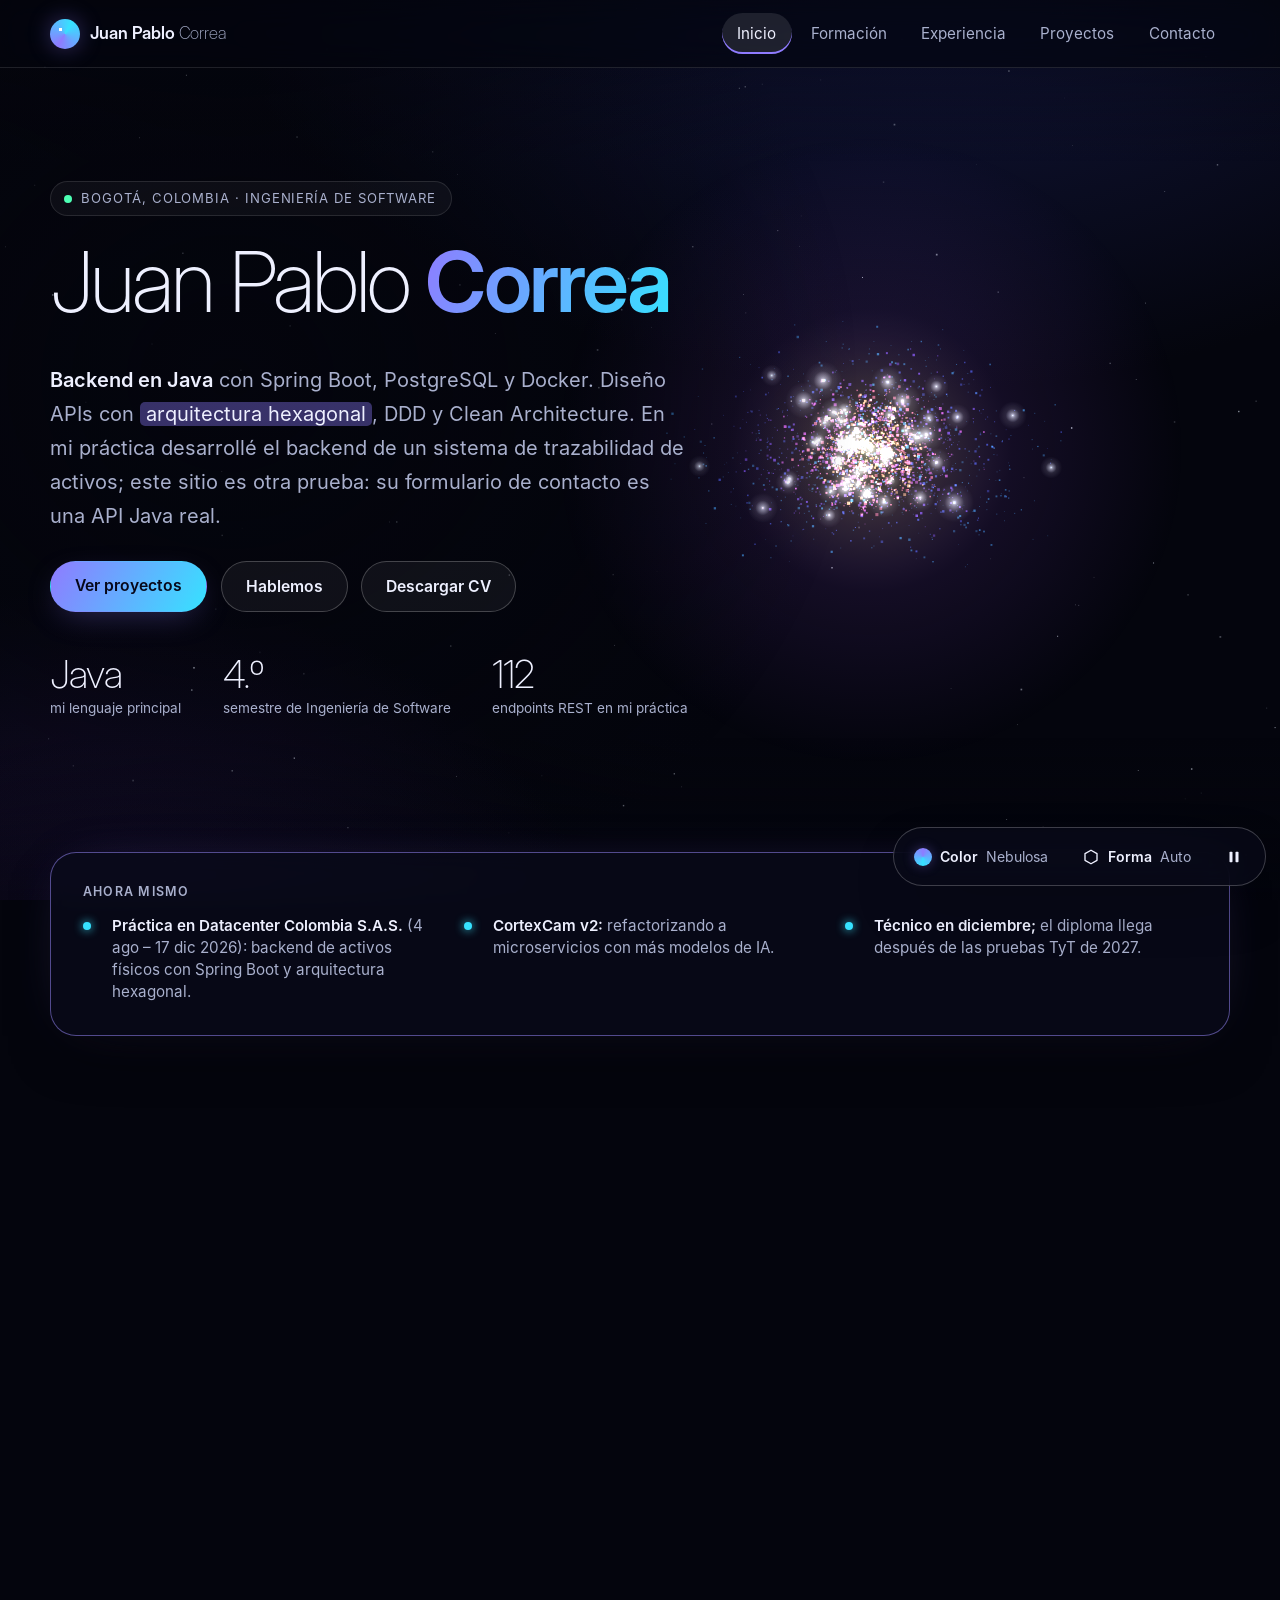
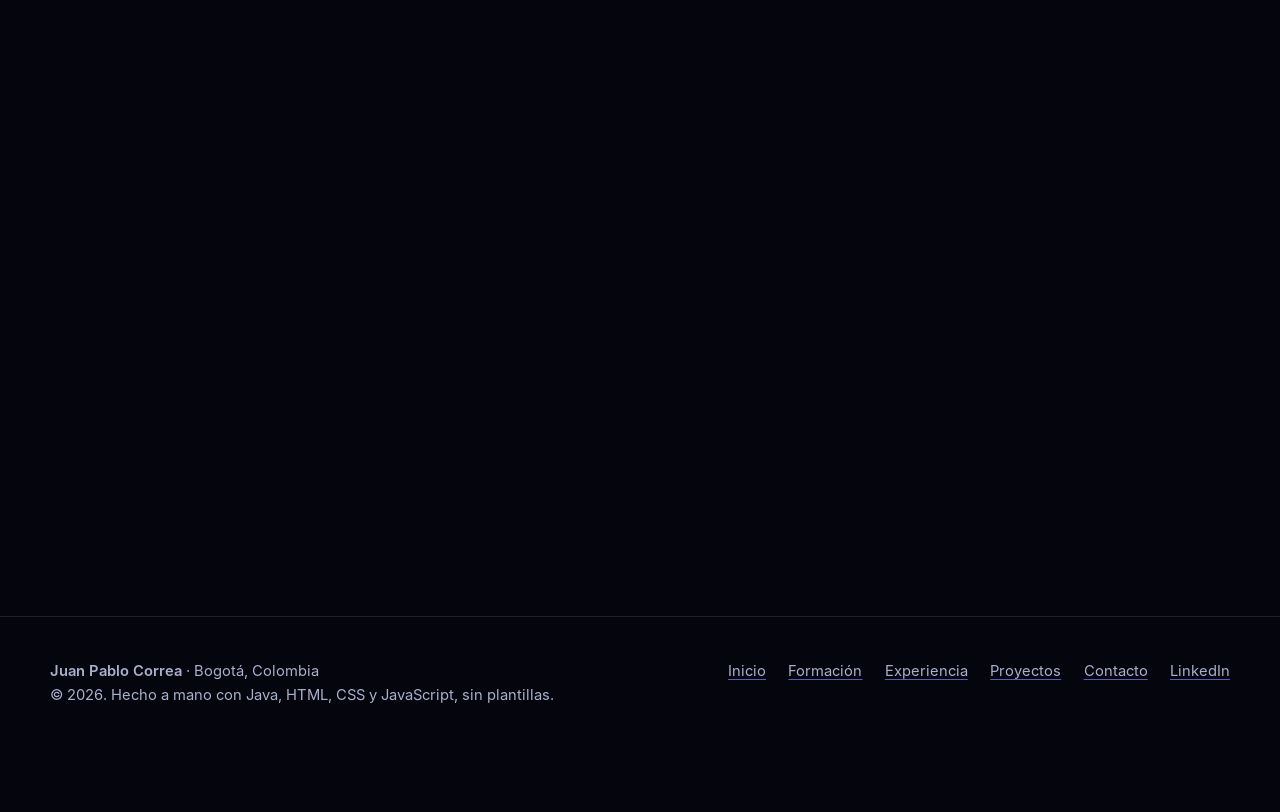
<file: frontend/index.html>
<!DOCTYPE html>
<html lang="es-CO" data-page="home">
<head>
  <meta charset="utf-8">
  <meta name="viewport" content="width=device-width, initial-scale=1, viewport-fit=cover">
  <title>Juan Pablo Correa · Backend Java, Spring Boot y arquitectura hexagonal</title>
  <meta name="description" content="Estudiante de Ingeniería de Software en Bogotá. Java como lenguaje principal, Spring Boot, PostgreSQL, Docker, arquitectura hexagonal, DDD y Clean Architecture.">
  <meta name="author" content="Juan Pablo Correa">
  <meta name="theme-color" content="#05060f">
  <meta http-equiv="Content-Security-Policy" content="default-src 'self'; script-src 'self'; style-src 'self'; img-src 'self' data:; font-src 'self'; connect-src 'self' https: http://localhost:8080 http://127.0.0.1:8080; base-uri 'self'; form-action 'self' mailto:; object-src 'none'">
  <link rel="canonical" href="__SITE_URL__/">
  <link rel="icon" href="img/favicon.svg" type="image/svg+xml">
  <meta property="og:type" content="website">
  <meta property="og:locale" content="es_CO">
  <meta property="og:site_name" content="Juan Pablo Correa">
  <meta property="og:title" content="Juan Pablo Correa · Backend Java, Spring Boot y arquitectura hexagonal">
  <meta property="og:description" content="Estudiante de Ingeniería de Software en Bogotá. Java como lenguaje principal, Spring Boot, PostgreSQL, Docker, arquitectura hexagonal, DDD y Clean Architecture.">
  <meta property="og:url" content="__SITE_URL__/">
  <meta property="og:image" content="__SITE_URL__/img/og.png">
  <meta name="twitter:card" content="summary_large_image">
  <link rel="preload" href="fonts/display-200.woff" as="font" type="font/woff" crossorigin>
  <link rel="stylesheet" href="css/tokens.css">
  <link rel="stylesheet" href="css/components.css">
  <link rel="stylesheet" href="css/sections.css">
  <script src="js/boot.js"></script>
  <script type="application/ld+json">{"@context": "https://schema.org", "@type": "Person", "name": "Juan Pablo Correa", "jobTitle": "Estudiante de Ingeniería de Software · Desarrollo backend en Java", "email": "mailto:juanpablo0021929@gmail.com", "url": "__SITE_URL__/", "sameAs": ["https://www.linkedin.com/in/juan-pablo-c-523a3b2a9/"], "address": {"@type": "PostalAddress", "addressLocality": "Bogotá", "addressCountry": "CO"}, "alumniOf": {"@type": "CollegeOrUniversity", "name": "Fundación Universitaria Compensar"}, "knowsAbout": ["Java", "Spring Boot", "PostgreSQL", "Docker", "Arquitectura hexagonal", "Domain-Driven Design", "Clean Architecture", "APIs REST", "Microservicios"]}</script>
</head>
<body>
  <a class="skip-link" href="#contenido">Saltar al contenido</a>
  <canvas id="galaxy" aria-hidden="true"></canvas>
  <div class="vignette" aria-hidden="true"></div>

  <div class="site">
    <header class="header">
      <div class="wrap header__bar">
        <a class="brand" href="index.html" aria-label="Juan Pablo Correa, ir al inicio">
          <span class="brand__mark" aria-hidden="true"></span>
          <span class="brand__name">Juan Pablo <span>Correa</span></span>
        </a>
        <button class="nav-toggle" id="navToggle" type="button" aria-label="Abrir menú" aria-controls="nav" aria-expanded="false">
          <svg width="22" height="22" viewBox="0 0 24 24" fill="none" stroke="currentColor" stroke-width="2" stroke-linecap="round" aria-hidden="true"><path d="M4 7h16M4 12h16M4 17h16"/></svg>
        </button>
        <nav class="nav" id="nav" aria-label="Principal">
          <a href="index.html" aria-current="page">Inicio</a>
          <a href="formacion.html">Formación</a>
          <a href="experiencia.html">Experiencia</a>
          <a href="proyectos.html">Proyectos</a>
          <a href="contacto.html">Contacto</a>
        </nav>
      </div>
    </header>

    <main id="contenido">

      <section class="wrap hero" data-shape="espiral" aria-labelledby="titulo">
        <div class="hero__text">
          <p class="eyebrow"><span class="dot" aria-hidden="true"></span>Bogotá, Colombia · Ingeniería de Software</p>
          <h1 class="display" id="titulo">Juan Pablo <span class="grad">Correa</span></h1>
          <p class="lead"><strong>Backend en Java</strong> con Spring Boot, PostgreSQL y Docker. Diseño APIs con <mark>arquitectura hexagonal</mark>, DDD y Clean Architecture. En mi práctica desarrollé el backend de un sistema de trazabilidad de activos; este sitio es otra prueba: su formulario de contacto es una API Java real.</p>
          <div class="actions">
            <a class="btn btn--primary" href="proyectos.html">Ver proyectos</a>
            <a class="btn" href="contacto.html">Hablemos</a>
            <a class="btn is-hidden" href="#" data-config-href="cvUrl" download>Descargar CV</a>
          </div>
          <ul class="facts">
            <li><strong>Java</strong><span>mi lenguaje principal</span></li>
            <li><strong>4.º</strong><span>semestre de Ingeniería de Software</span></li>
            <li><strong>112</strong><span>endpoints REST en mi práctica</span></li>
          </ul>
        </div>
      </section>

      <section class="wrap section now-section" data-shape="espiral" aria-labelledby="ahora">
        <div class="panel panel--glow now reveal">
          <h2 id="ahora">Ahora mismo</h2>
          <ul>
            <li><div><strong>Práctica en Datacenter Colombia S.A.S.</strong> <span>(4 ago – 17 dic 2026): backend de activos físicos con Spring Boot y arquitectura hexagonal.</span></div></li>
            <li><div><strong>CortexCam v2:</strong> <span>refactorizando a microservicios con más modelos de IA.</span></div></li>
            <li><div><strong>Técnico en diciembre;</strong> <span>el diploma llega después de las pruebas TyT de 2027.</span></div></li>
          </ul>
        </div>
      </section>

      <section class="section" id="valor" data-shape="espiral" aria-labelledby="valor-t">
        <div class="wrap">
          <div class="section__head reveal">
            <span class="kicker">Lo que aporto</span>
            <h2 id="valor-t">Un perfil junior que ya trabaja como se trabaja en equipo</h2>
            <p>No solo sé usar las herramientas: las combino con las prácticas que piden los equipos de software.</p>
          </div>
          <div class="grid grid--cards">
          <article class="panel card reveal" data-delay="0">
            <span class="card__icon"><svg width="22" height="22" viewBox="0 0 24 24" fill="none" stroke="currentColor" stroke-width="1.7" stroke-linecap="round" stroke-linejoin="round" aria-hidden="true"><path d="M8 3c2 2-2 3 0 5M12 2c3 3-3 4 0 7"/><path d="M5 12h12v3a4 4 0 0 1-4 4H9a4 4 0 0 1-4-4z"/><path d="M17 13h1.5a1.5 1.5 0 0 1 0 3H17"/><path d="M6 21h10"/></svg></span>
            <h3>Java como lenguaje principal</h3>
            <p>Java Fundamentals (Oracle) y Spring Boot en mis proyectos y en mi práctica profesional. Pienso en objetos, contratos y errores claros.</p>
          </article>
          <article class="panel card reveal" data-delay="1">
            <span class="card__icon"><svg width="22" height="22" viewBox="0 0 24 24" fill="none" stroke="currentColor" stroke-width="1.7" stroke-linecap="round" stroke-linejoin="round" aria-hidden="true"><path d="m12 3 9 5-9 5-9-5z"/><path d="m3 13 9 5 9-5"/></svg></span>
            <h3>Arquitectura con criterio</h3>
            <p>Hexagonal, DDD y Clean Architecture: el dominio no conoce frameworks, y una prueba automática lo vigila en este mismo repositorio.</p>
          </article>
          <article class="panel card reveal" data-delay="2">
            <span class="card__icon"><svg width="22" height="22" viewBox="0 0 24 24" fill="none" stroke="currentColor" stroke-width="1.7" stroke-linecap="round" stroke-linejoin="round" aria-hidden="true"><path d="M9 2v5M15 2v5M6 7h12v3a6 6 0 0 1-12 0z"/><path d="M12 16v6"/></svg></span>
            <h3>APIs que otros pueden usar</h3>
            <p>112 endpoints REST en mi práctica, documentados con Swagger / OpenAPI y probados con colecciones de API; en este sitio, errores consistentes (422, 429).</p>
          </article>
          <article class="panel card reveal" data-delay="0">
            <span class="card__icon"><svg width="22" height="22" viewBox="0 0 24 24" fill="none" stroke="currentColor" stroke-width="1.7" stroke-linecap="round" stroke-linejoin="round" aria-hidden="true"><path d="M3 8l9-5 9 5v8l-9 5-9-5z"/><path d="M3 8l9 5 9-5M12 13v8"/></svg></span>
            <h3>Contenedores y datos</h3>
            <p>Docker, docker compose y PostgreSQL con migraciones: el proyecto completo arranca con un solo comando.</p>
          </article>
          <article class="panel card reveal" data-delay="1">
            <span class="card__icon"><svg width="22" height="22" viewBox="0 0 24 24" fill="none" stroke="currentColor" stroke-width="1.7" stroke-linecap="round" stroke-linejoin="round" aria-hidden="true"><path d="M12 3l1.8 5.2L19 10l-5.2 1.8L12 17l-1.8-5.2L5 10l5.2-1.8z"/><path d="M19 16l.8 2.2L22 19l-2.2.8L19 22l-.8-2.2L16 19l2.2-.8z"/></svg></span>
            <h3>IA aplicada</h3>
            <p>En CortexCam entrené modelos para detectar personas y armas en video. Uso prompting responsable y Copilot sin perder el criterio.</p>
          </article>
          <article class="panel card reveal" data-delay="2">
            <span class="card__icon"><svg width="22" height="22" viewBox="0 0 24 24" fill="none" stroke="currentColor" stroke-width="1.7" stroke-linecap="round" stroke-linejoin="round" aria-hidden="true"><circle cx="9" cy="8" r="3.2"/><path d="M3 20a6 6 0 0 1 12 0"/><circle cx="17" cy="9" r="2.4"/><path d="M16 14.2A5 5 0 0 1 21 19"/></svg></span>
            <h3>Liderazgo real</h3>
            <p>Tres años coordinando equipos de servicio en eventos (2022–2025): comunicación clara, prioridades y calma bajo presión.</p>
          </article>
          </div>
        </div>
      </section>

      <section class="section" id="arquitectura" data-shape="anillo" aria-labelledby="arq-t">
        <div class="wrap">
          <div class="section__head reveal">
            <span class="kicker">Así está hecho este sitio</span>
            <h2 id="arq-t">Un formulario de contacto con arquitectura de verdad</h2>
            <p>El formulario no guarda nada en el navegador: llama a una API en <strong>Java 21 y Spring Boot</strong> que valida, guarda en PostgreSQL y me avisa por correo.</p>
          </div>
          <div class="arch reveal">
            <svg class="arch__svg" viewBox="0 0 680 440" role="img" aria-labelledby="archTitle archDesc">
            <title id="archTitle">Arquitectura hexagonal del formulario de contacto</title>
            <desc id="archDesc">Tres anillos concéntricos: el dominio en el centro, la capa de aplicación alrededor y la infraestructura en el anillo exterior. El navegador entra por un adaptador REST; el sistema sale hacia PostgreSQL y hacia el servicio de correo.</desc>
            <defs>
              <marker id="arrow" viewBox="0 0 10 10" refX="9" refY="5" markerWidth="7" markerHeight="7" orient="auto-start-reverse">
                <path d="M0 0 L10 5 L0 10 z" fill="#a9b0cd"/>
              </marker>
            </defs>
            <circle class="ring-out" cx="340" cy="220" r="190" stroke-width="1.5"/>
            <circle class="ring-mid" cx="340" cy="220" r="125" stroke-width="1.5"/>
            <circle class="ring-in" cx="340" cy="220" r="62" stroke-width="1.5"/>

            <text class="t-strong" x="340" y="216" text-anchor="middle">Dominio</text>
            <text class="t-sub" x="340" y="235" text-anchor="middle">ContactMessage</text>
            <text class="t-strong" x="340" y="128" text-anchor="middle">Aplicación</text>
            <text class="t-sub" x="340" y="146" text-anchor="middle">casos de uso y puertos</text>
            <text class="t-strong" x="340" y="372" text-anchor="middle">Infraestructura</text>
            <text class="t-sub" x="340" y="390" text-anchor="middle">adaptadores y frameworks</text>

            <text class="t-sub" x="182" y="224" text-anchor="middle">REST</text>
            <text class="t-sub" x="480" y="152" text-anchor="middle">JPA</text>
            <text class="t-sub" x="480" y="302" text-anchor="middle">Correo</text>

            <rect class="box" x="4" y="172" width="118" height="96" rx="14"/>
            <text class="t-strong" x="63" y="214" text-anchor="middle">Navegador</text>
            <text class="t-sub" x="63" y="234" text-anchor="middle">GitHub Pages</text>
            <path class="link" d="M122 220 H148"/>

            <rect class="box" x="558" y="112" width="118" height="62" rx="14"/>
            <text class="t-strong" x="617" y="148" text-anchor="middle">PostgreSQL</text>
            <path class="link" d="M513 143 H556"/>

            <rect class="box" x="558" y="262" width="118" height="62" rx="14"/>
            <text class="t-strong" x="617" y="298" text-anchor="middle">Resend</text>
            <path class="link" d="M513 293 H556"/>
          </svg>
            <div>
              <ol class="layers">
                <li><b>Dominio</b><span>El mensaje, sus reglas y sus errores. Java puro: no sabe qué es Spring.</span></li>
                <li><b>Aplicación</b><span>Los casos de uso y los puertos. Orquesta los pasos; no conoce HTTP ni SQL.</span></li>
                <li><b>Infraestructura</b><span>REST, PostgreSQL, filtros de seguridad y correo. Se pueden cambiar sin tocar el dominio.</span></li>
              </ol>
              <p class="privacy-note mt-m">La regla: las dependencias apuntan siempre hacia el centro.</p>
            </div>
          </div>
          <div class="reveal mt-l">
            <pre class="code" tabindex="0" aria-label="Fragmento de código Java de ContactMessage"><code><span class="tok-c">/** Accepts a visitor's message, or reports every rule it breaks. */</span>
<span class="tok-k">public</span> <span class="tok-k">static</span> <span class="tok-t">ContactMessage</span> receive(
        <span class="tok-k">String</span> rawId,
        <span class="tok-k">String</span> rawName,
        <span class="tok-k">String</span> rawEmail,
        <span class="tok-k">String</span> rawReason,
        <span class="tok-k">String</span> rawBody,
        <span class="tok-k">boolean</span> consentGiven,
        <span class="tok-t">Instant</span> now) {

    <span class="tok-t">Violations</span> violations = <span class="tok-k">new</span> <span class="tok-t">Violations</span>();
    <span class="tok-t">MessageId</span> id = violations.collect(<span class="tok-s">"submissionId"</span>, () -&gt; <span class="tok-t">MessageId</span>.parse(rawId));
    <span class="tok-t">SenderName</span> name = violations.collect(<span class="tok-s">"name"</span>, () -&gt; <span class="tok-t">SenderName</span>.of(rawName));
    <span class="tok-t">EmailAddress</span> email = violations.collect(<span class="tok-s">"email"</span>, () -&gt; <span class="tok-t">EmailAddress</span>.of(rawEmail));
    <span class="tok-t">ContactReason</span> reason = violations.collect(<span class="tok-s">"reason"</span>, () -&gt; <span class="tok-t">ContactReason</span>.fromCode(rawReason));
    <span class="tok-t">MessageBody</span> body = violations.collect(<span class="tok-s">"message"</span>, () -&gt; <span class="tok-t">MessageBody</span>.of(rawBody));
    violations.require(consentGiven, <span class="tok-s">"consent"</span>,
            <span class="tok-s">"Debes autorizar el tratamiento de tus datos para poder responderte."</span>);
    violations.throwIfAny();

    <span class="tok-t">ContactMessage</span> message = <span class="tok-k">new</span> <span class="tok-t">ContactMessage</span>(id, name, email, reason, body, now);
    message.pendingEvents.add(<span class="tok-k">new</span> <span class="tok-t">ContactMessageReceived</span>(id, name, email, reason, body, now));
    <span class="tok-k">return</span> message;
}</code></pre>
            <p class="code-cap">Fragmento real de <code>ContactMessage.java</code>: valida todo el formulario y devuelve todos los errores a la vez.</p>
          </div>
        </div>
      </section>

      <section class="section" id="mercado" data-shape="helice" aria-labelledby="mercado-t">
        <div class="wrap">
          <div class="section__head reveal">
            <span class="kicker">Transparencia</span>
            <h2 id="mercado-t">Lo que piden las empresas, y dónde estoy yo</h2>
            <p>Revisé los requisitos que más se repiten en ofertas junior de desarrollo Java (LinkedIn, Computrabajo y similares) y los comparé con lo que ya practico. Lo que me falta lo dejo a la vista.</p>
          </div>
          <div class="table-wrap reveal">
            <table>
              <caption class="sr-only">Requisitos del mercado frente a mi experiencia</caption>
              <thead><tr><th scope="col">Lo que suelen pedir</th><th scope="col">Mi evidencia</th><th scope="col">Estado</th></tr></thead>
              <tbody>
              <tr><th scope="row">Java y Spring Boot</th><td data-label="Mi evidencia">Backend de mi práctica (112 endpoints), esta API REST y CortexCam.</td><td data-label="Estado"><span class="badge badge--live">Lo practico</span></td></tr>
              <tr><th scope="row">APIs REST y documentación</th><td data-label="Mi evidencia">OpenAPI / Swagger y colecciones de pruebas de API.</td><td data-label="Estado"><span class="badge badge--live">Lo practico</span></td></tr>
              <tr><th scope="row">SQL y PostgreSQL</th><td data-label="Mi evidencia">Base de datos de este sitio y cursos de bases de datos y SQL.</td><td data-label="Estado"><span class="badge badge--live">Lo practico</span></td></tr>
              <tr><th scope="row">Docker y contenedores</th><td data-label="Mi evidencia"><code>docker compose up</code> levanta todo este proyecto.</td><td data-label="Estado"><span class="badge badge--live">Lo practico</span></td></tr>
              <tr><th scope="row">Arquitectura limpia (hexagonal, DDD)</th><td data-label="Mi evidencia">Este repositorio, con una prueba automática que la vigila.</td><td data-label="Estado"><span class="badge badge--live">Lo practico</span></td></tr>
              <tr><th scope="row">Pruebas automatizadas</th><td data-label="Mi evidencia">En este repositorio: unitarias, del contrato HTTP y de arquitectura. En la práctica: pruebas de integración.</td><td data-label="Estado"><span class="badge badge--live">Lo practico</span></td></tr>
              <tr><th scope="row">Metodologías ágiles (Scrum)</th><td data-label="Mi evidencia">Práctica profesional de 2026.</td><td data-label="Estado"><span class="badge badge--live">Lo practico</span></td></tr>
              <tr><th scope="row">Microservicios</th><td data-label="Mi evidencia">Mi módulo se integra con los servicios de empleados, empresas, documentos y correo; además, CortexCam v2.</td><td data-label="Estado"><span class="badge badge--live">Lo practico</span></td></tr>
              <tr><th scope="row">Git y GitHub</th><td data-label="Mi evidencia">Lo uso en sus practicas empresariales; estoy construyendo mi historial público.</td><td data-label="Estado"><span class="badge badge--live">Lo practico</span></td></tr>
              <tr><th scope="row">CI/CD y nube</th><td data-label="Mi evidencia">GitHub Actions y Render en este proyecto: primeros pasos.</td><td data-label="Estado"><span class="badge badge--wip">En progreso</span></td></tr>
              <tr><th scope="row">Inglés técnico</th><td data-label="Mi evidencia">Basic English.</td><td data-label="Estado"><span class="badge badge--wip">En progreso</span></td></tr>
              </tbody>
            </table>
          </div>
        </div>
      </section>

      <section class="section" data-shape="java" aria-labelledby="cta-t">
        <div class="wrap">
          <div class="panel panel--glow cta reveal">
            <h2 id="cta-t">¿Tienes una práctica, una vacante o un proyecto?</h2>
            <p class="lead">Cuéntame qué necesitas. Te respondo en cuanto pueda.</p>
            <div class="actions">
              <a class="btn btn--primary" href="contacto.html">Escríbeme</a>
              <a class="btn" href="https://www.linkedin.com/in/juan-pablo-c-523a3b2a9/" rel="noopener noreferrer" target="_blank">Ver LinkedIn</a>
            </div>
          </div>
        </div>
      </section>
    </main>

    <footer class="footer">
      <div class="wrap footer__grid">
        <div>
          <p><strong>Juan Pablo Correa</strong> · Bogotá, Colombia</p>
          <p>© <span id="year">2026</span>. Hecho a mano con Java, HTML, CSS y JavaScript, sin plantillas.</p>
        </div>
        <nav aria-label="Pie de página">
          <a href="index.html">Inicio</a>
          <a href="formacion.html">Formación</a>
          <a href="experiencia.html">Experiencia</a>
          <a href="proyectos.html">Proyectos</a>
          <a href="contacto.html">Contacto</a>
          <a href="https://www.linkedin.com/in/juan-pablo-c-523a3b2a9/" rel="noopener noreferrer" target="_blank">LinkedIn</a>
        </nav>
      </div>
    </footer>
  </div>

  <div class="dock" role="group" aria-label="Controles de la galaxia">
    <button class="dock__btn" id="dockColor" type="button" aria-label="Cambiar el color de la galaxia (atajo: C)">
      <span class="dock__swatch" aria-hidden="true"></span>
      <span class="dock__label">Color</span>
      <span class="dock__value">Nebulosa</span>
    </button>
    <button class="dock__btn" id="dockShape" type="button" aria-label="Cambiar la forma de la galaxia (atajo: F)">
      <svg width="18" height="18" viewBox="0 0 24 24" fill="none" stroke="currentColor" stroke-width="1.8" stroke-linejoin="round" aria-hidden="true"><path d="M12 3l8 4.6v8.8L12 21l-8-4.6V7.6z"/></svg>
      <span class="dock__label">Forma</span>
      <span class="dock__value">Auto</span>
    </button>
    <button class="dock__btn dock__btn--icon" id="dockMotion" type="button" aria-pressed="false" aria-label="Pausar animación de la galaxia">
      <svg width="18" height="18" viewBox="0 0 24 24" fill="currentColor" aria-hidden="true"><rect x="6" y="5" width="4" height="14" rx="1"/><rect x="14" y="5" width="4" height="14" rx="1"/></svg>
    </button>
  </div>
  <p class="sr-only" id="galaxyStatus" role="status" aria-live="polite"></p>
  <div class="hint" id="hint" aria-hidden="true"></div>

  <script src="js/config.js" defer></script>
  <script src="js/galaxy/palettes.js" defer></script>
  <script src="js/galaxy/shapes.js" defer></script>
  <script src="js/galaxy/engine.js" defer></script>
  <script src="js/app.js" defer></script>
</body>
</html>
</file>
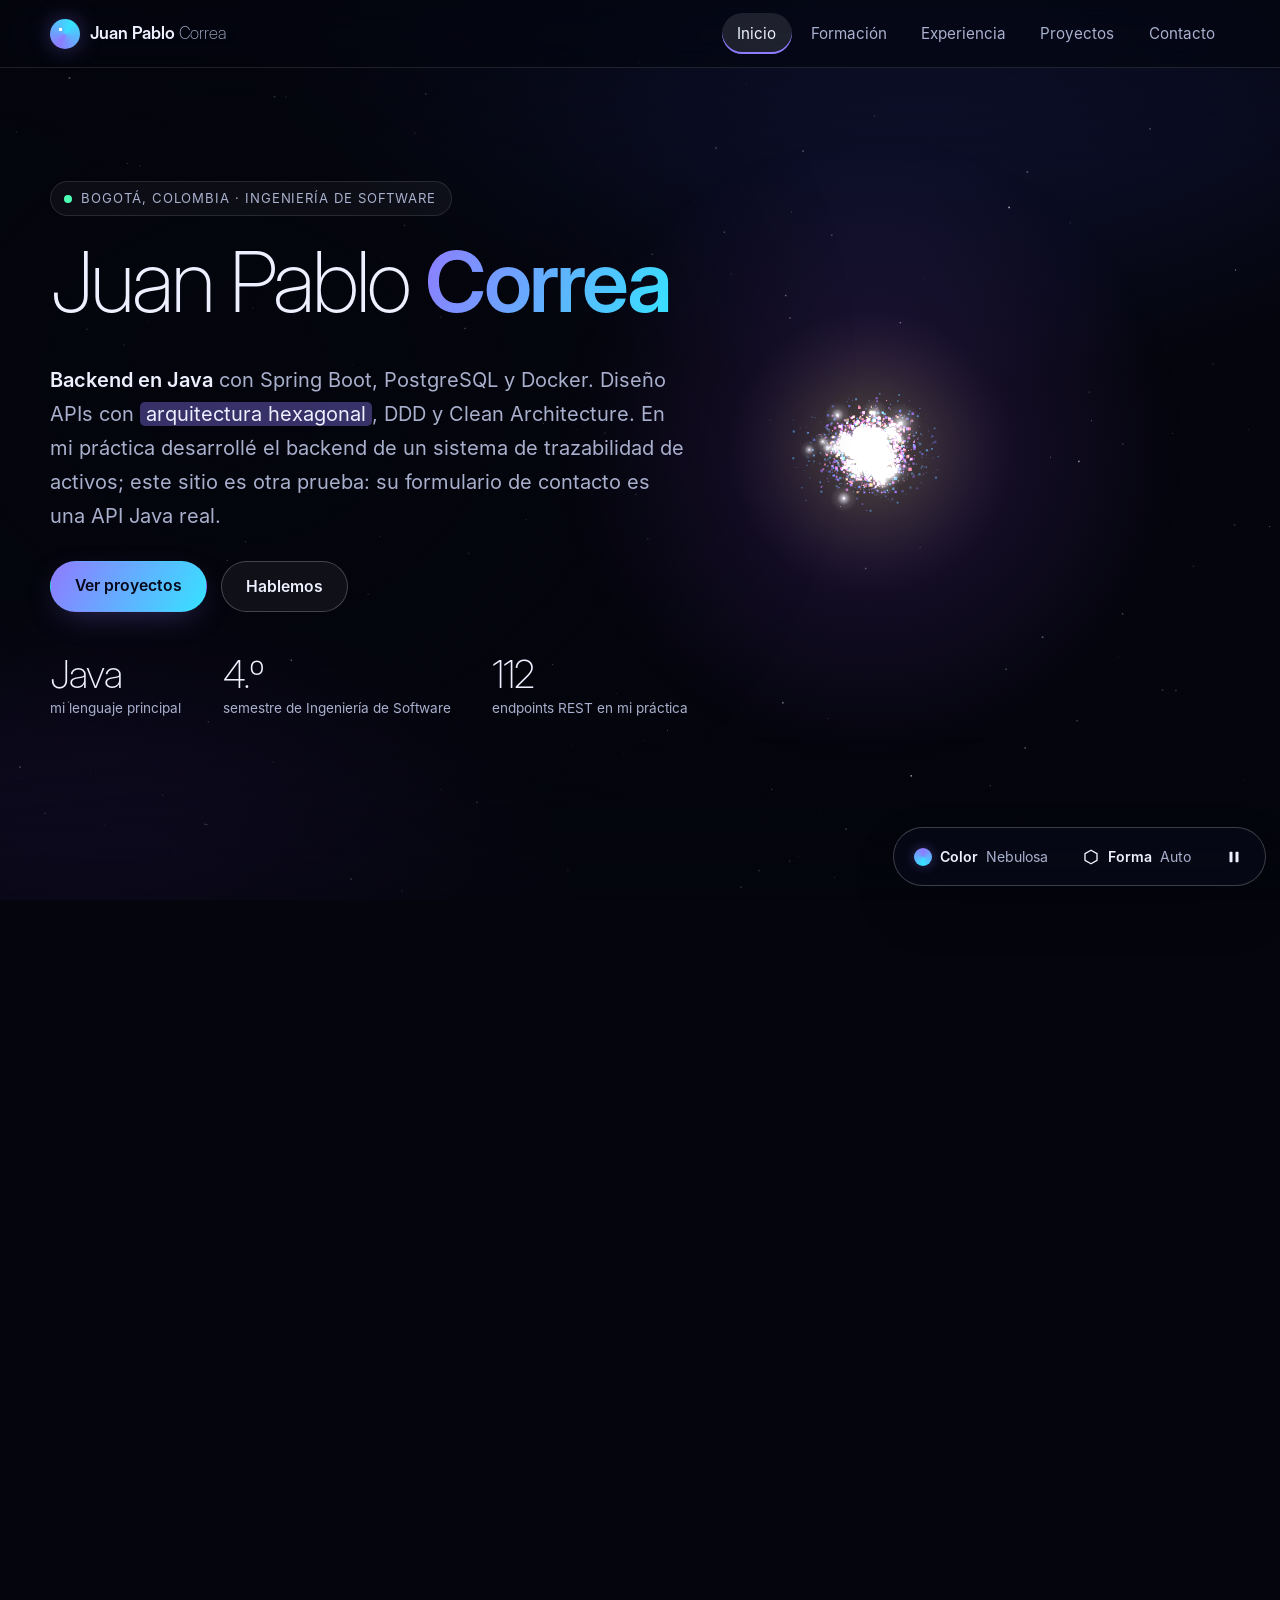
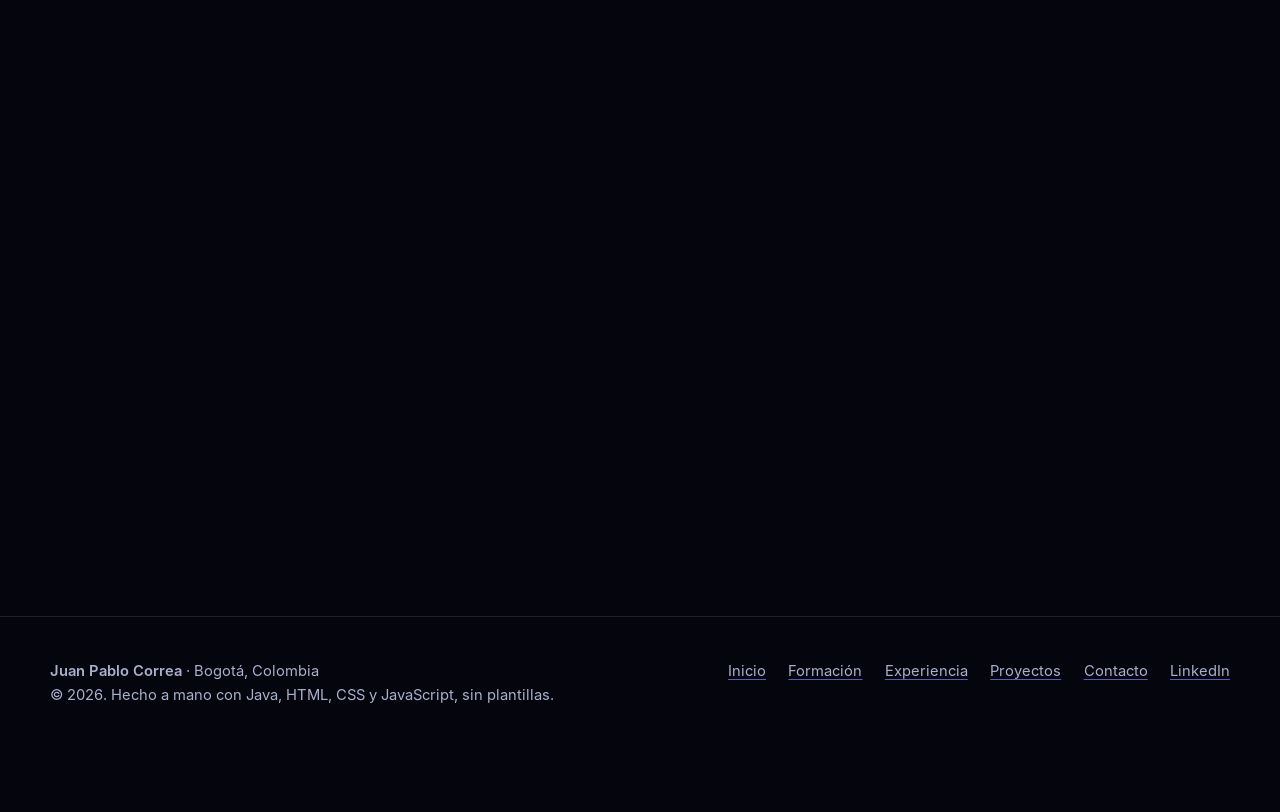
<file: portafolio-juanpablo/frontend/index.html>
<!DOCTYPE html>
<html lang="es-CO" data-page="home">
<head>
  <meta charset="utf-8">
  <meta name="viewport" content="width=device-width, initial-scale=1, viewport-fit=cover">
  <title>Juan Pablo Correa · Backend Java, Spring Boot y arquitectura hexagonal</title>
  <meta name="description" content="Estudiante de Ingeniería de Software en Bogotá. Java como lenguaje principal, Spring Boot, PostgreSQL, Docker, arquitectura hexagonal, DDD y Clean Architecture.">
  <meta name="author" content="Juan Pablo Correa">
  <meta name="theme-color" content="#05060f">
  <meta http-equiv="Content-Security-Policy" content="default-src 'self'; script-src 'self'; style-src 'self'; img-src 'self' data:; font-src 'self'; connect-src 'self' https: http://localhost:8080 http://127.0.0.1:8080; base-uri 'self'; form-action 'self' mailto:; object-src 'none'">
  <link rel="canonical" href="__SITE_URL__/">
  <link rel="icon" href="img/favicon.svg" type="image/svg+xml">
  <meta property="og:type" content="website">
  <meta property="og:locale" content="es_CO">
  <meta property="og:site_name" content="Juan Pablo Correa">
  <meta property="og:title" content="Juan Pablo Correa · Backend Java, Spring Boot y arquitectura hexagonal">
  <meta property="og:description" content="Estudiante de Ingeniería de Software en Bogotá. Java como lenguaje principal, Spring Boot, PostgreSQL, Docker, arquitectura hexagonal, DDD y Clean Architecture.">
  <meta property="og:url" content="__SITE_URL__/">
  <meta property="og:image" content="__SITE_URL__/img/og.png">
  <meta name="twitter:card" content="summary_large_image">
  <link rel="preload" href="fonts/display-200.woff" as="font" type="font/woff" crossorigin>
  <link rel="stylesheet" href="css/tokens.css">
  <link rel="stylesheet" href="css/components.css">
  <link rel="stylesheet" href="css/sections.css">
  <script src="js/boot.js"></script>
  <script type="application/ld+json">{"@context": "https://schema.org", "@type": "Person", "name": "Juan Pablo Correa", "jobTitle": "Estudiante de Ingeniería de Software · Desarrollo backend en Java", "email": "mailto:correabeltranjuanpablo@gmail.com", "url": "__SITE_URL__/", "sameAs": ["https://www.linkedin.com/in/juan-pablo-c-523a3b2a9/"], "address": {"@type": "PostalAddress", "addressLocality": "Bogotá", "addressCountry": "CO"}, "alumniOf": {"@type": "CollegeOrUniversity", "name": "Fundación Universitaria Compensar"}, "knowsAbout": ["Java", "Spring Boot", "PostgreSQL", "Docker", "Arquitectura hexagonal", "Domain-Driven Design", "Clean Architecture", "APIs REST", "Microservicios"]}</script>
</head>
<body>
  <a class="skip-link" href="#contenido">Saltar al contenido</a>
  <canvas id="galaxy" aria-hidden="true"></canvas>
  <div class="vignette" aria-hidden="true"></div>

  <div class="site">
    <header class="header">
      <div class="wrap header__bar">
        <a class="brand" href="index.html" aria-label="Juan Pablo Correa, ir al inicio">
          <span class="brand__mark" aria-hidden="true"></span>
          <span class="brand__name">Juan Pablo <span>Correa</span></span>
        </a>
        <button class="nav-toggle" id="navToggle" type="button" aria-label="Abrir menú" aria-controls="nav" aria-expanded="false">
          <svg width="22" height="22" viewBox="0 0 24 24" fill="none" stroke="currentColor" stroke-width="2" stroke-linecap="round" aria-hidden="true"><path d="M4 7h16M4 12h16M4 17h16"/></svg>
        </button>
        <nav class="nav" id="nav" aria-label="Principal">
          <a href="index.html" aria-current="page">Inicio</a>
          <a href="formacion.html">Formación</a>
          <a href="experiencia.html">Experiencia</a>
          <a href="proyectos.html">Proyectos</a>
          <a href="contacto.html">Contacto</a>
        </nav>
      </div>
    </header>

    <main id="contenido">

      <section class="wrap hero" data-shape="espiral" aria-labelledby="titulo">
        <div class="hero__text">
          <p class="eyebrow"><span class="dot" aria-hidden="true"></span>Bogotá, Colombia · Ingeniería de Software</p>
          <h1 class="display" id="titulo">Juan Pablo <span class="grad">Correa</span></h1>
          <p class="lead"><strong>Backend en Java</strong> con Spring Boot, PostgreSQL y Docker. Diseño APIs con <mark>arquitectura hexagonal</mark>, DDD y Clean Architecture. En mi práctica desarrollé el backend de un sistema de trazabilidad de activos; este sitio es otra prueba: su formulario de contacto es una API Java real.</p>
          <div class="actions">
            <a class="btn btn--primary" href="proyectos.html">Ver proyectos</a>
            <a class="btn" href="contacto.html">Hablemos</a>
            <a class="btn is-hidden" href="#" data-config-href="cvUrl" download>Descargar CV</a>
          </div>
          <ul class="facts">
            <li><strong>Java</strong><span>mi lenguaje principal</span></li>
            <li><strong>4.º</strong><span>semestre de Ingeniería de Software</span></li>
            <li><strong>112</strong><span>endpoints REST en mi práctica</span></li>
          </ul>
        </div>
      </section>

      <section class="wrap section now-section" data-shape="espiral" aria-labelledby="ahora">
        <div class="panel panel--glow now reveal">
          <h2 id="ahora">Ahora mismo</h2>
          <ul>
            <li><div><strong>Práctica en Datacenter Colombia S.A.S.</strong> <span>(4 ago – 17 dic 2026): backend de activos físicos con Spring Boot y arquitectura hexagonal.</span></div></li>
            <li><div><strong>CortexCam v2:</strong> <span>refactorizando a microservicios con más modelos de IA.</span></div></li>
            <li><div><strong>Técnico en diciembre;</strong> <span>el diploma llega después de las pruebas TyT de 2027.</span></div></li>
          </ul>
        </div>
      </section>

      <section class="section" id="valor" data-shape="espiral" aria-labelledby="valor-t">
        <div class="wrap">
          <div class="section__head reveal">
            <span class="kicker">Lo que aporto</span>
            <h2 id="valor-t">Un perfil junior que ya trabaja como se trabaja en equipo</h2>
            <p>No solo sé usar las herramientas: las combino con las prácticas que piden los equipos de software.</p>
          </div>
          <div class="grid grid--cards">
          <article class="panel card reveal" data-delay="0">
            <span class="card__icon"><svg width="22" height="22" viewBox="0 0 24 24" fill="none" stroke="currentColor" stroke-width="1.7" stroke-linecap="round" stroke-linejoin="round" aria-hidden="true"><path d="M8 3c2 2-2 3 0 5M12 2c3 3-3 4 0 7"/><path d="M5 12h12v3a4 4 0 0 1-4 4H9a4 4 0 0 1-4-4z"/><path d="M17 13h1.5a1.5 1.5 0 0 1 0 3H17"/><path d="M6 21h10"/></svg></span>
            <h3>Java como lenguaje principal</h3>
            <p>Java Fundamentals (Oracle) y Spring Boot en mis proyectos y en mi práctica profesional. Pienso en objetos, contratos y errores claros.</p>
          </article>
          <article class="panel card reveal" data-delay="1">
            <span class="card__icon"><svg width="22" height="22" viewBox="0 0 24 24" fill="none" stroke="currentColor" stroke-width="1.7" stroke-linecap="round" stroke-linejoin="round" aria-hidden="true"><path d="m12 3 9 5-9 5-9-5z"/><path d="m3 13 9 5 9-5"/></svg></span>
            <h3>Arquitectura con criterio</h3>
            <p>Hexagonal, DDD y Clean Architecture: el dominio no conoce frameworks, y una prueba automática lo vigila en este mismo repositorio.</p>
          </article>
          <article class="panel card reveal" data-delay="2">
            <span class="card__icon"><svg width="22" height="22" viewBox="0 0 24 24" fill="none" stroke="currentColor" stroke-width="1.7" stroke-linecap="round" stroke-linejoin="round" aria-hidden="true"><path d="M9 2v5M15 2v5M6 7h12v3a6 6 0 0 1-12 0z"/><path d="M12 16v6"/></svg></span>
            <h3>APIs que otros pueden usar</h3>
            <p>112 endpoints REST en mi práctica, documentados con Swagger / OpenAPI y probados con colecciones de API; en este sitio, errores consistentes (422, 429).</p>
          </article>
          <article class="panel card reveal" data-delay="0">
            <span class="card__icon"><svg width="22" height="22" viewBox="0 0 24 24" fill="none" stroke="currentColor" stroke-width="1.7" stroke-linecap="round" stroke-linejoin="round" aria-hidden="true"><path d="M3 8l9-5 9 5v8l-9 5-9-5z"/><path d="M3 8l9 5 9-5M12 13v8"/></svg></span>
            <h3>Contenedores y datos</h3>
            <p>Docker, docker compose y PostgreSQL con migraciones: el proyecto completo arranca con un solo comando.</p>
          </article>
          <article class="panel card reveal" data-delay="1">
            <span class="card__icon"><svg width="22" height="22" viewBox="0 0 24 24" fill="none" stroke="currentColor" stroke-width="1.7" stroke-linecap="round" stroke-linejoin="round" aria-hidden="true"><path d="M12 3l1.8 5.2L19 10l-5.2 1.8L12 17l-1.8-5.2L5 10l5.2-1.8z"/><path d="M19 16l.8 2.2L22 19l-2.2.8L19 22l-.8-2.2L16 19l2.2-.8z"/></svg></span>
            <h3>IA aplicada</h3>
            <p>En CortexCam entrené modelos para detectar personas y armas en video. Uso prompting responsable y Copilot sin perder el criterio.</p>
          </article>
          <article class="panel card reveal" data-delay="2">
            <span class="card__icon"><svg width="22" height="22" viewBox="0 0 24 24" fill="none" stroke="currentColor" stroke-width="1.7" stroke-linecap="round" stroke-linejoin="round" aria-hidden="true"><circle cx="9" cy="8" r="3.2"/><path d="M3 20a6 6 0 0 1 12 0"/><circle cx="17" cy="9" r="2.4"/><path d="M16 14.2A5 5 0 0 1 21 19"/></svg></span>
            <h3>Liderazgo real</h3>
            <p>Tres años coordinando equipos de servicio en eventos (2022–2025): comunicación clara, prioridades y calma bajo presión.</p>
          </article>
          </div>
        </div>
      </section>

      <section class="section" id="arquitectura" data-shape="anillo" aria-labelledby="arq-t">
        <div class="wrap">
          <div class="section__head reveal">
            <span class="kicker">Así está hecho este sitio</span>
            <h2 id="arq-t">Un formulario de contacto con arquitectura de verdad</h2>
            <p>El formulario no guarda nada en el navegador: llama a una API en <strong>Java 21 y Spring Boot</strong> que valida, guarda en PostgreSQL y me avisa por correo.</p>
          </div>
          <div class="arch reveal">
            <svg class="arch__svg" viewBox="0 0 680 440" role="img" aria-labelledby="archTitle archDesc">
            <title id="archTitle">Arquitectura hexagonal del formulario de contacto</title>
            <desc id="archDesc">Tres anillos concéntricos: el dominio en el centro, la capa de aplicación alrededor y la infraestructura en el anillo exterior. El navegador entra por un adaptador REST; el sistema sale hacia PostgreSQL y hacia el servicio de correo.</desc>
            <defs>
              <marker id="arrow" viewBox="0 0 10 10" refX="9" refY="5" markerWidth="7" markerHeight="7" orient="auto-start-reverse">
                <path d="M0 0 L10 5 L0 10 z" fill="#a9b0cd"/>
              </marker>
            </defs>
            <circle class="ring-out" cx="340" cy="220" r="190" stroke-width="1.5"/>
            <circle class="ring-mid" cx="340" cy="220" r="125" stroke-width="1.5"/>
            <circle class="ring-in" cx="340" cy="220" r="62" stroke-width="1.5"/>

            <text class="t-strong" x="340" y="216" text-anchor="middle">Dominio</text>
            <text class="t-sub" x="340" y="235" text-anchor="middle">ContactMessage</text>
            <text class="t-strong" x="340" y="128" text-anchor="middle">Aplicación</text>
            <text class="t-sub" x="340" y="146" text-anchor="middle">casos de uso y puertos</text>
            <text class="t-strong" x="340" y="372" text-anchor="middle">Infraestructura</text>
            <text class="t-sub" x="340" y="390" text-anchor="middle">adaptadores y frameworks</text>

            <text class="t-sub" x="182" y="224" text-anchor="middle">REST</text>
            <text class="t-sub" x="480" y="152" text-anchor="middle">JPA</text>
            <text class="t-sub" x="480" y="302" text-anchor="middle">Correo</text>

            <rect class="box" x="4" y="172" width="118" height="96" rx="14"/>
            <text class="t-strong" x="63" y="214" text-anchor="middle">Navegador</text>
            <text class="t-sub" x="63" y="234" text-anchor="middle">GitHub Pages</text>
            <path class="link" d="M122 220 H148"/>

            <rect class="box" x="558" y="112" width="118" height="62" rx="14"/>
            <text class="t-strong" x="617" y="148" text-anchor="middle">PostgreSQL</text>
            <path class="link" d="M513 143 H556"/>

            <rect class="box" x="558" y="262" width="118" height="62" rx="14"/>
            <text class="t-strong" x="617" y="298" text-anchor="middle">Resend</text>
            <path class="link" d="M513 293 H556"/>
          </svg>
            <div>
              <ol class="layers">
                <li><b>Dominio</b><span>El mensaje, sus reglas y sus errores. Java puro: no sabe qué es Spring.</span></li>
                <li><b>Aplicación</b><span>Los casos de uso y los puertos. Orquesta los pasos; no conoce HTTP ni SQL.</span></li>
                <li><b>Infraestructura</b><span>REST, PostgreSQL, filtros de seguridad y correo. Se pueden cambiar sin tocar el dominio.</span></li>
              </ol>
              <p class="privacy-note mt-m">La regla: las dependencias apuntan siempre hacia el centro.</p>
            </div>
          </div>
          <div class="reveal mt-l">
            <pre class="code" tabindex="0" aria-label="Fragmento de código Java de ContactMessage"><code><span class="tok-c">/** Accepts a visitor's message, or reports every rule it breaks. */</span>
<span class="tok-k">public</span> <span class="tok-k">static</span> <span class="tok-t">ContactMessage</span> receive(
        <span class="tok-k">String</span> rawId,
        <span class="tok-k">String</span> rawName,
        <span class="tok-k">String</span> rawEmail,
        <span class="tok-k">String</span> rawReason,
        <span class="tok-k">String</span> rawBody,
        <span class="tok-k">boolean</span> consentGiven,
        <span class="tok-t">Instant</span> now) {

    <span class="tok-t">Violations</span> violations = <span class="tok-k">new</span> <span class="tok-t">Violations</span>();
    <span class="tok-t">MessageId</span> id = violations.collect(<span class="tok-s">"submissionId"</span>, () -&gt; <span class="tok-t">MessageId</span>.parse(rawId));
    <span class="tok-t">SenderName</span> name = violations.collect(<span class="tok-s">"name"</span>, () -&gt; <span class="tok-t">SenderName</span>.of(rawName));
    <span class="tok-t">EmailAddress</span> email = violations.collect(<span class="tok-s">"email"</span>, () -&gt; <span class="tok-t">EmailAddress</span>.of(rawEmail));
    <span class="tok-t">ContactReason</span> reason = violations.collect(<span class="tok-s">"reason"</span>, () -&gt; <span class="tok-t">ContactReason</span>.fromCode(rawReason));
    <span class="tok-t">MessageBody</span> body = violations.collect(<span class="tok-s">"message"</span>, () -&gt; <span class="tok-t">MessageBody</span>.of(rawBody));
    violations.require(consentGiven, <span class="tok-s">"consent"</span>,
            <span class="tok-s">"Debes autorizar el tratamiento de tus datos para poder responderte."</span>);
    violations.throwIfAny();

    <span class="tok-t">ContactMessage</span> message = <span class="tok-k">new</span> <span class="tok-t">ContactMessage</span>(id, name, email, reason, body, now);
    message.pendingEvents.add(<span class="tok-k">new</span> <span class="tok-t">ContactMessageReceived</span>(id, name, email, reason, body, now));
    <span class="tok-k">return</span> message;
}</code></pre>
            <p class="code-cap">Fragmento real de <code>ContactMessage.java</code>: valida todo el formulario y devuelve todos los errores a la vez.</p>
          </div>
        </div>
      </section>

      <section class="section" id="mercado" data-shape="helice" aria-labelledby="mercado-t">
        <div class="wrap">
          <div class="section__head reveal">
            <span class="kicker">Transparencia</span>
            <h2 id="mercado-t">Lo que piden las empresas, y dónde estoy yo</h2>
            <p>Revisé los requisitos que más se repiten en ofertas junior de desarrollo Java (LinkedIn, Computrabajo y similares) y los comparé con lo que ya practico. Lo que me falta lo dejo a la vista.</p>
          </div>
          <div class="table-wrap reveal">
            <table>
              <caption class="sr-only">Requisitos del mercado frente a mi experiencia</caption>
              <thead><tr><th scope="col">Lo que suelen pedir</th><th scope="col">Mi evidencia</th><th scope="col">Estado</th></tr></thead>
              <tbody>
              <tr><th scope="row">Java y Spring Boot</th><td data-label="Mi evidencia">Backend de mi práctica (112 endpoints), esta API REST y CortexCam.</td><td data-label="Estado"><span class="badge badge--live">Lo practico</span></td></tr>
              <tr><th scope="row">APIs REST y documentación</th><td data-label="Mi evidencia">OpenAPI / Swagger y colecciones de pruebas de API.</td><td data-label="Estado"><span class="badge badge--live">Lo practico</span></td></tr>
              <tr><th scope="row">SQL y PostgreSQL</th><td data-label="Mi evidencia">Base de datos de este sitio y cursos de bases de datos y SQL.</td><td data-label="Estado"><span class="badge badge--live">Lo practico</span></td></tr>
              <tr><th scope="row">Docker y contenedores</th><td data-label="Mi evidencia"><code>docker compose up</code> levanta todo este proyecto.</td><td data-label="Estado"><span class="badge badge--live">Lo practico</span></td></tr>
              <tr><th scope="row">Arquitectura limpia (hexagonal, DDD)</th><td data-label="Mi evidencia">Este repositorio, con una prueba automática que la vigila.</td><td data-label="Estado"><span class="badge badge--live">Lo practico</span></td></tr>
              <tr><th scope="row">Pruebas automatizadas</th><td data-label="Mi evidencia">En este repositorio: unitarias, del contrato HTTP y de arquitectura. En la práctica: pruebas de integración.</td><td data-label="Estado"><span class="badge badge--live">Lo practico</span></td></tr>
              <tr><th scope="row">Metodologías ágiles (Scrum)</th><td data-label="Mi evidencia">Práctica profesional de 2026.</td><td data-label="Estado"><span class="badge badge--live">Lo practico</span></td></tr>
              <tr><th scope="row">Microservicios</th><td data-label="Mi evidencia">Mi módulo se integra con los servicios de empleados, empresas, documentos y correo; además, CortexCam v2.</td><td data-label="Estado"><span class="badge badge--live">Lo practico</span></td></tr>
              <tr><th scope="row">Git y GitHub</th><td data-label="Mi evidencia">Lo uso en sus practicas empresariales; estoy construyendo mi historial público.</td><td data-label="Estado"><span class="badge badge--live">Lo practico</span></td></tr>
              <tr><th scope="row">CI/CD y nube</th><td data-label="Mi evidencia">GitHub Actions y Render en este proyecto: primeros pasos.</td><td data-label="Estado"><span class="badge badge--wip">En progreso</span></td></tr>
              <tr><th scope="row">Inglés técnico</th><td data-label="Mi evidencia">Basic English.</td><td data-label="Estado"><span class="badge badge--wip">En progreso</span></td></tr>
              </tbody>
            </table>
          </div>
        </div>
      </section>

      <section class="section" data-shape="java" aria-labelledby="cta-t">
        <div class="wrap">
          <div class="panel panel--glow cta reveal">
            <h2 id="cta-t">¿Tienes una práctica, una vacante o un proyecto?</h2>
            <p class="lead">Cuéntame qué necesitas. Te respondo en cuanto pueda.</p>
            <div class="actions">
              <a class="btn btn--primary" href="contacto.html">Escríbeme</a>
              <a class="btn" href="https://www.linkedin.com/in/juan-pablo-c-523a3b2a9/" rel="noopener noreferrer" target="_blank">Ver LinkedIn</a>
            </div>
          </div>
        </div>
      </section>
    </main>

    <footer class="footer">
      <div class="wrap footer__grid">
        <div>
          <p><strong>Juan Pablo Correa</strong> · Bogotá, Colombia</p>
          <p>© <span id="year">2026</span>. Hecho a mano con Java, HTML, CSS y JavaScript, sin plantillas.</p>
        </div>
        <nav aria-label="Pie de página">
          <a href="index.html">Inicio</a>
          <a href="formacion.html">Formación</a>
          <a href="experiencia.html">Experiencia</a>
          <a href="proyectos.html">Proyectos</a>
          <a href="contacto.html">Contacto</a>
          <a href="https://www.linkedin.com/in/juan-pablo-c-523a3b2a9/" rel="noopener noreferrer" target="_blank">LinkedIn</a>
        </nav>
      </div>
    </footer>
  </div>

  <div class="dock" role="group" aria-label="Controles de la galaxia">
    <button class="dock__btn" id="dockColor" type="button" aria-label="Cambiar el color de la galaxia (atajo: C)">
      <span class="dock__swatch" aria-hidden="true"></span>
      <span class="dock__label">Color</span>
      <span class="dock__value">Nebulosa</span>
    </button>
    <button class="dock__btn" id="dockShape" type="button" aria-label="Cambiar la forma de la galaxia (atajo: F)">
      <svg width="18" height="18" viewBox="0 0 24 24" fill="none" stroke="currentColor" stroke-width="1.8" stroke-linejoin="round" aria-hidden="true"><path d="M12 3l8 4.6v8.8L12 21l-8-4.6V7.6z"/></svg>
      <span class="dock__label">Forma</span>
      <span class="dock__value">Auto</span>
    </button>
    <button class="dock__btn dock__btn--icon" id="dockMotion" type="button" aria-pressed="false" aria-label="Pausar animación de la galaxia">
      <svg width="18" height="18" viewBox="0 0 24 24" fill="currentColor" aria-hidden="true"><rect x="6" y="5" width="4" height="14" rx="1"/><rect x="14" y="5" width="4" height="14" rx="1"/></svg>
    </button>
  </div>
  <p class="sr-only" id="galaxyStatus" role="status" aria-live="polite"></p>
  <div class="hint" id="hint" aria-hidden="true"></div>

  <script src="js/config.js" defer></script>
  <script src="js/galaxy/palettes.js" defer></script>
  <script src="js/galaxy/shapes.js" defer></script>
  <script src="js/galaxy/engine.js" defer></script>
  <script src="js/app.js" defer></script>
</body>
</html>
</file>
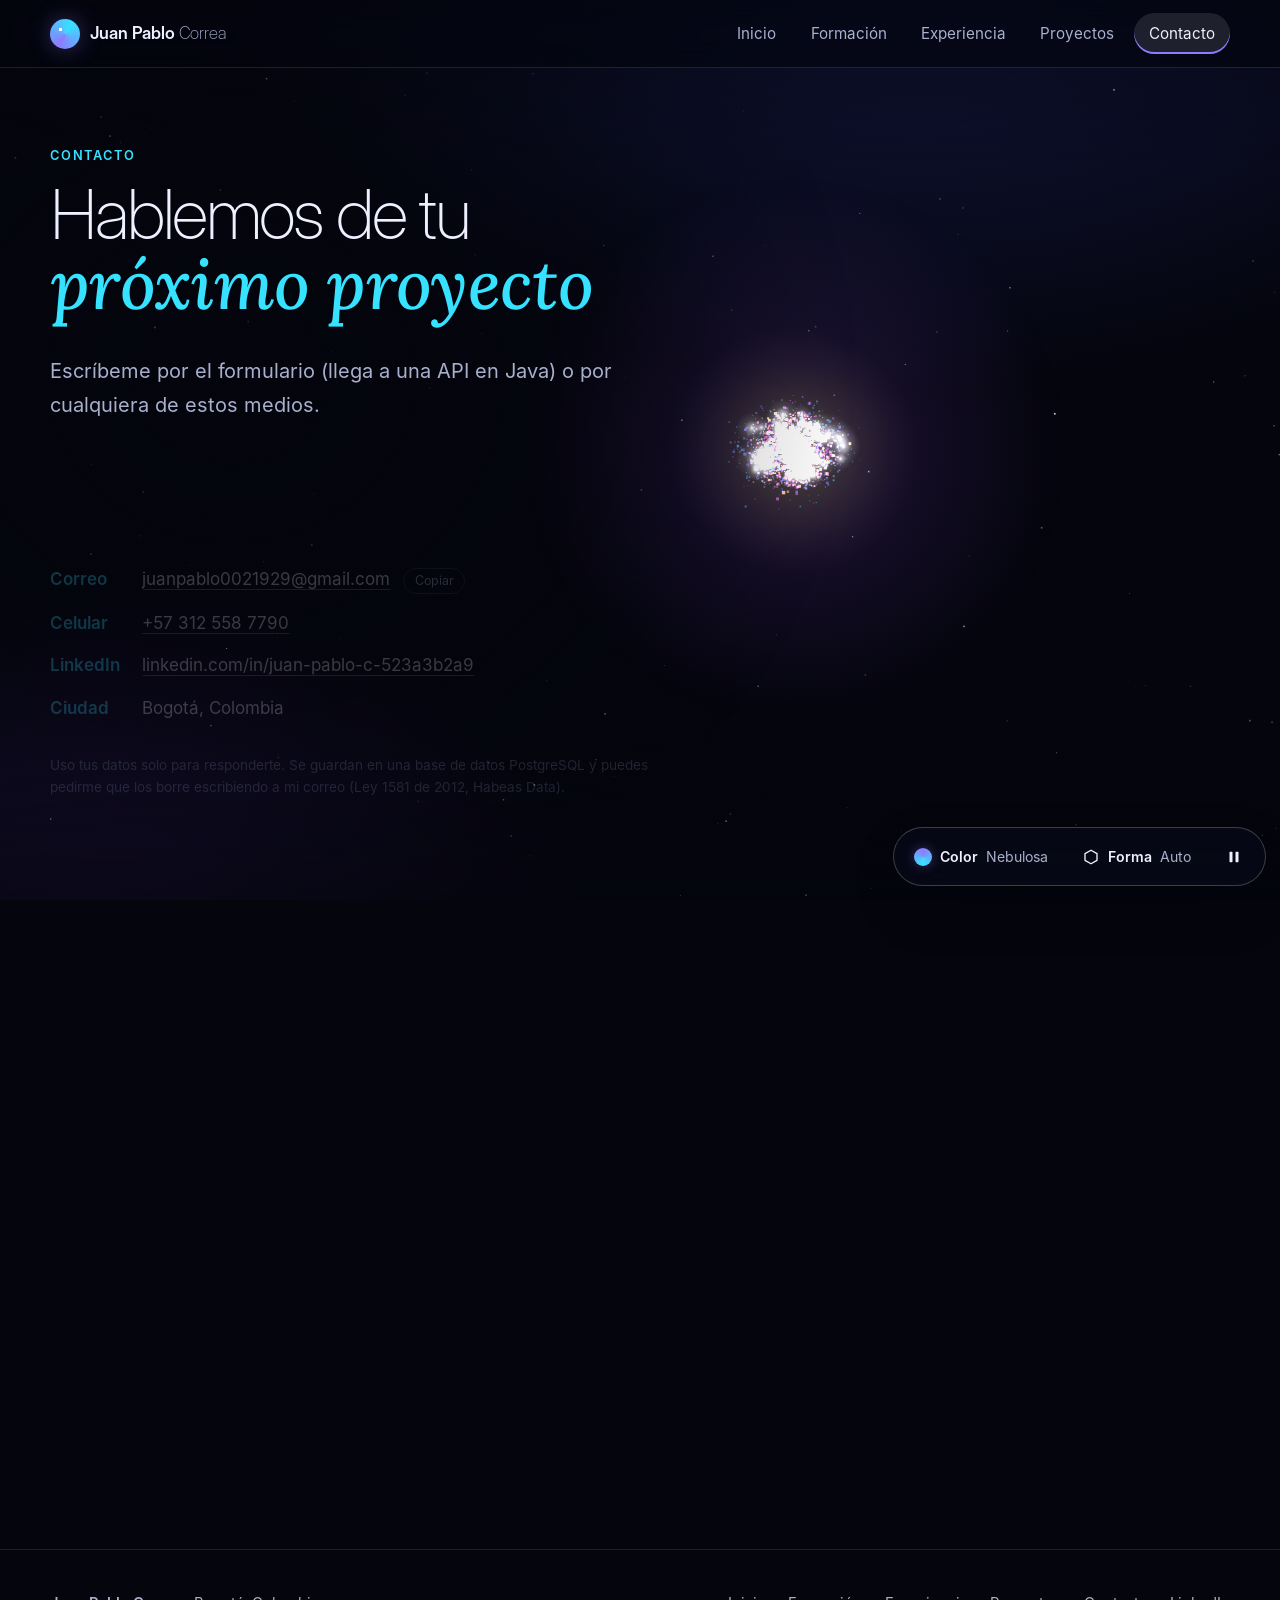
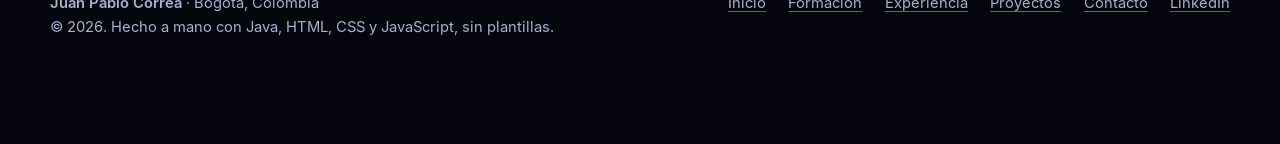
<file: frontend/contacto.html>
<!DOCTYPE html>
<html lang="es-CO" data-page="contacto">
<head>
  <meta charset="utf-8">
  <meta name="viewport" content="width=device-width, initial-scale=1, viewport-fit=cover">
  <title>Contacto · Juan Pablo Correa</title>
  <meta name="description" content="Escríbeme por el formulario, por correo o por LinkedIn. Respondo mensajes sobre prácticas, vacantes y proyectos.">
  <meta name="author" content="Juan Pablo Correa">
  <meta name="theme-color" content="#05060f">
  <meta http-equiv="Content-Security-Policy" content="default-src 'self'; script-src 'self'; style-src 'self'; img-src 'self' data:; font-src 'self'; connect-src 'self' https: http://localhost:8080 http://127.0.0.1:8080; base-uri 'self'; form-action 'self' mailto:; object-src 'none'">
  <link rel="canonical" href="__SITE_URL__/contacto.html">
  <link rel="icon" href="img/favicon.svg" type="image/svg+xml">
  <meta property="og:type" content="website">
  <meta property="og:locale" content="es_CO">
  <meta property="og:site_name" content="Juan Pablo Correa">
  <meta property="og:title" content="Contacto · Juan Pablo Correa">
  <meta property="og:description" content="Escríbeme por el formulario, por correo o por LinkedIn. Respondo mensajes sobre prácticas, vacantes y proyectos.">
  <meta property="og:url" content="__SITE_URL__/contacto.html">
  <meta property="og:image" content="__SITE_URL__/img/og.png">
  <meta name="twitter:card" content="summary_large_image">
  <link rel="preload" href="fonts/display-200.woff" as="font" type="font/woff" crossorigin>
  <link rel="stylesheet" href="css/tokens.css">
  <link rel="stylesheet" href="css/components.css">
  <link rel="stylesheet" href="css/sections.css">
  <script src="js/boot.js"></script>
</head>
<body>
  <a class="skip-link" href="#contenido">Saltar al contenido</a>
  <canvas id="galaxy" aria-hidden="true"></canvas>
  <div class="vignette" aria-hidden="true"></div>

  <div class="site">
    <header class="header">
      <div class="wrap header__bar">
        <a class="brand" href="index.html" aria-label="Juan Pablo Correa, ir al inicio">
          <span class="brand__mark" aria-hidden="true"></span>
          <span class="brand__name">Juan Pablo <span>Correa</span></span>
        </a>
        <button class="nav-toggle" id="navToggle" type="button" aria-label="Abrir menú" aria-controls="nav" aria-expanded="false">
          <svg width="22" height="22" viewBox="0 0 24 24" fill="none" stroke="currentColor" stroke-width="2" stroke-linecap="round" aria-hidden="true"><path d="M4 7h16M4 12h16M4 17h16"/></svg>
        </button>
        <nav class="nav" id="nav" aria-label="Principal">
          <a href="index.html">Inicio</a>
          <a href="formacion.html">Formación</a>
          <a href="experiencia.html">Experiencia</a>
          <a href="proyectos.html">Proyectos</a>
          <a href="contacto.html" aria-current="page">Contacto</a>
        </nav>
      </div>
    </header>

    <main id="contenido">
      <header class="wrap page-head">
        <span class="kicker">Contacto</span>
        <h1 class="display">Hablemos de tu <span class="acc">próximo proyecto</span></h1>
        <p class="lead">Escríbeme por el formulario (llega a una API en Java) o por cualquiera de estos medios.</p>
      </header>

      <section class="section" data-shape="java" aria-label="Formas de contacto">
        <div class="wrap split">
          <div class="reveal">
            <dl class="contact-list">
              <div><dt>Correo</dt><dd><a href="mailto:juanpablo0021929@gmail.com">juanpablo0021929@gmail.com</a> <button class="copy-btn" type="button" data-copy="juanpablo0021929@gmail.com">Copiar</button></dd></div>
              <div><dt>Celular</dt><dd><a href="tel:+573125587790">+57 312 558 7790</a></dd></div>
              <div><dt>LinkedIn</dt><dd><a href="https://www.linkedin.com/in/juan-pablo-c-523a3b2a9/" rel="noopener noreferrer" target="_blank">linkedin.com/in/juan-pablo-c-523a3b2a9</a></dd></div>
              <div class="is-hidden" data-config-show><dt>GitHub</dt><dd><a href="#" data-config-href="githubUrl" rel="noopener noreferrer" target="_blank">Mi perfil de GitHub</a></dd></div>
              <div><dt>Ciudad</dt><dd>Bogotá, Colombia</dd></div>
            </dl>
            <p class="privacy-note mt-l">Uso tus datos solo para responderte. Se guardan en una base de datos PostgreSQL y puedes pedirme que los borre escribiendo a mi correo (Ley 1581 de 2012, Habeas Data).</p>
          </div>

          <div class="panel panel--glow reveal" data-delay="1">
            <h2>Déjame un mensaje</h2>
            <form class="form" id="contactForm" method="post" action="contacto.html" novalidate>
              <div class="field" data-field="name">
                <label for="name">Nombre</label>
                <input type="text" id="name" name="name" autocomplete="name" required minlength="2" maxlength="120" aria-describedby="name-error">
                <p class="field__error" id="name-error" data-error-for="name" role="alert"></p>
              </div>
              <div class="field" data-field="email">
                <label for="email">Correo</label>
                <input type="email" id="email" name="email" autocomplete="email" required maxlength="254" aria-describedby="email-error">
                <p class="field__error" id="email-error" data-error-for="email" role="alert"></p>
              </div>
              <div class="field" data-field="reason">
                <label for="reason">Motivo</label>
                <select id="reason" name="reason" required aria-describedby="reason-error">
                  <option value="oferta">Oferta laboral o práctica</option>
                  <option value="colaboracion">Colaboración en un proyecto</option>
                  <option value="consulta">Pregunta sobre mi trabajo</option>
                  <option value="otro">Otro motivo</option>
                </select>
                <p class="field__error" id="reason-error" data-error-for="reason" role="alert"></p>
              </div>
              <div class="field" data-field="message">
                <label for="message">Mensaje <span class="hint-text">(10 a 2000 caracteres)</span></label>
                <textarea id="message" name="message" required minlength="10" maxlength="2000" aria-describedby="message-error"></textarea>
                <p class="field__error" id="message-error" data-error-for="message" role="alert"></p>
              </div>
              <div class="hp" aria-hidden="true">
                <label for="website">No llenes este campo</label>
                <input type="text" id="website" name="website" tabindex="-1" autocomplete="off">
              </div>
              <div class="field" data-field="consent">
                <label class="check" for="consent">
                  <input type="checkbox" id="consent" name="consent" aria-describedby="consent-error">
                  <span>Autorizo que use mis datos para responderme.</span>
                </label>
                <p class="field__error" id="consent-error" data-error-for="consent" role="alert"></p>
              </div>
              <button class="btn btn--primary" id="submitBtn" type="submit">Enviar mensaje</button>
              <p class="form-status" id="formStatus" role="status" aria-live="polite"></p>
              <noscript><p class="privacy-note">Este formulario necesita JavaScript. Puedes escribirme a <a href="mailto:juanpablo0021929@gmail.com">juanpablo0021929@gmail.com</a>.</p></noscript>
            </form>
          </div>
        </div>
      </section>
    </main>

    <footer class="footer">
      <div class="wrap footer__grid">
        <div>
          <p><strong>Juan Pablo Correa</strong> · Bogotá, Colombia</p>
          <p>© <span id="year">2026</span>. Hecho a mano con Java, HTML, CSS y JavaScript, sin plantillas.</p>
        </div>
        <nav aria-label="Pie de página">
          <a href="index.html">Inicio</a>
          <a href="formacion.html">Formación</a>
          <a href="experiencia.html">Experiencia</a>
          <a href="proyectos.html">Proyectos</a>
          <a href="contacto.html">Contacto</a>
          <a href="https://www.linkedin.com/in/juan-pablo-c-523a3b2a9/" rel="noopener noreferrer" target="_blank">LinkedIn</a>
        </nav>
      </div>
    </footer>
  </div>

  <div class="dock" role="group" aria-label="Controles de la galaxia">
    <button class="dock__btn" id="dockColor" type="button" aria-label="Cambiar el color de la galaxia (atajo: C)">
      <span class="dock__swatch" aria-hidden="true"></span>
      <span class="dock__label">Color</span>
      <span class="dock__value">Nebulosa</span>
    </button>
    <button class="dock__btn" id="dockShape" type="button" aria-label="Cambiar la forma de la galaxia (atajo: F)">
      <svg width="18" height="18" viewBox="0 0 24 24" fill="none" stroke="currentColor" stroke-width="1.8" stroke-linejoin="round" aria-hidden="true"><path d="M12 3l8 4.6v8.8L12 21l-8-4.6V7.6z"/></svg>
      <span class="dock__label">Forma</span>
      <span class="dock__value">Auto</span>
    </button>
    <button class="dock__btn dock__btn--icon" id="dockMotion" type="button" aria-pressed="false" aria-label="Pausar animación de la galaxia">
      <svg width="18" height="18" viewBox="0 0 24 24" fill="currentColor" aria-hidden="true"><rect x="6" y="5" width="4" height="14" rx="1"/><rect x="14" y="5" width="4" height="14" rx="1"/></svg>
    </button>
  </div>
  <p class="sr-only" id="galaxyStatus" role="status" aria-live="polite"></p>
  <div class="hint" id="hint" aria-hidden="true"></div>

  <script src="js/config.js" defer></script>
  <script src="js/galaxy/palettes.js" defer></script>
  <script src="js/galaxy/shapes.js" defer></script>
  <script src="js/galaxy/engine.js" defer></script>
  <script src="js/app.js" defer></script>
  <script src="js/contact.js" defer></script>
</body>
</html>
</file>
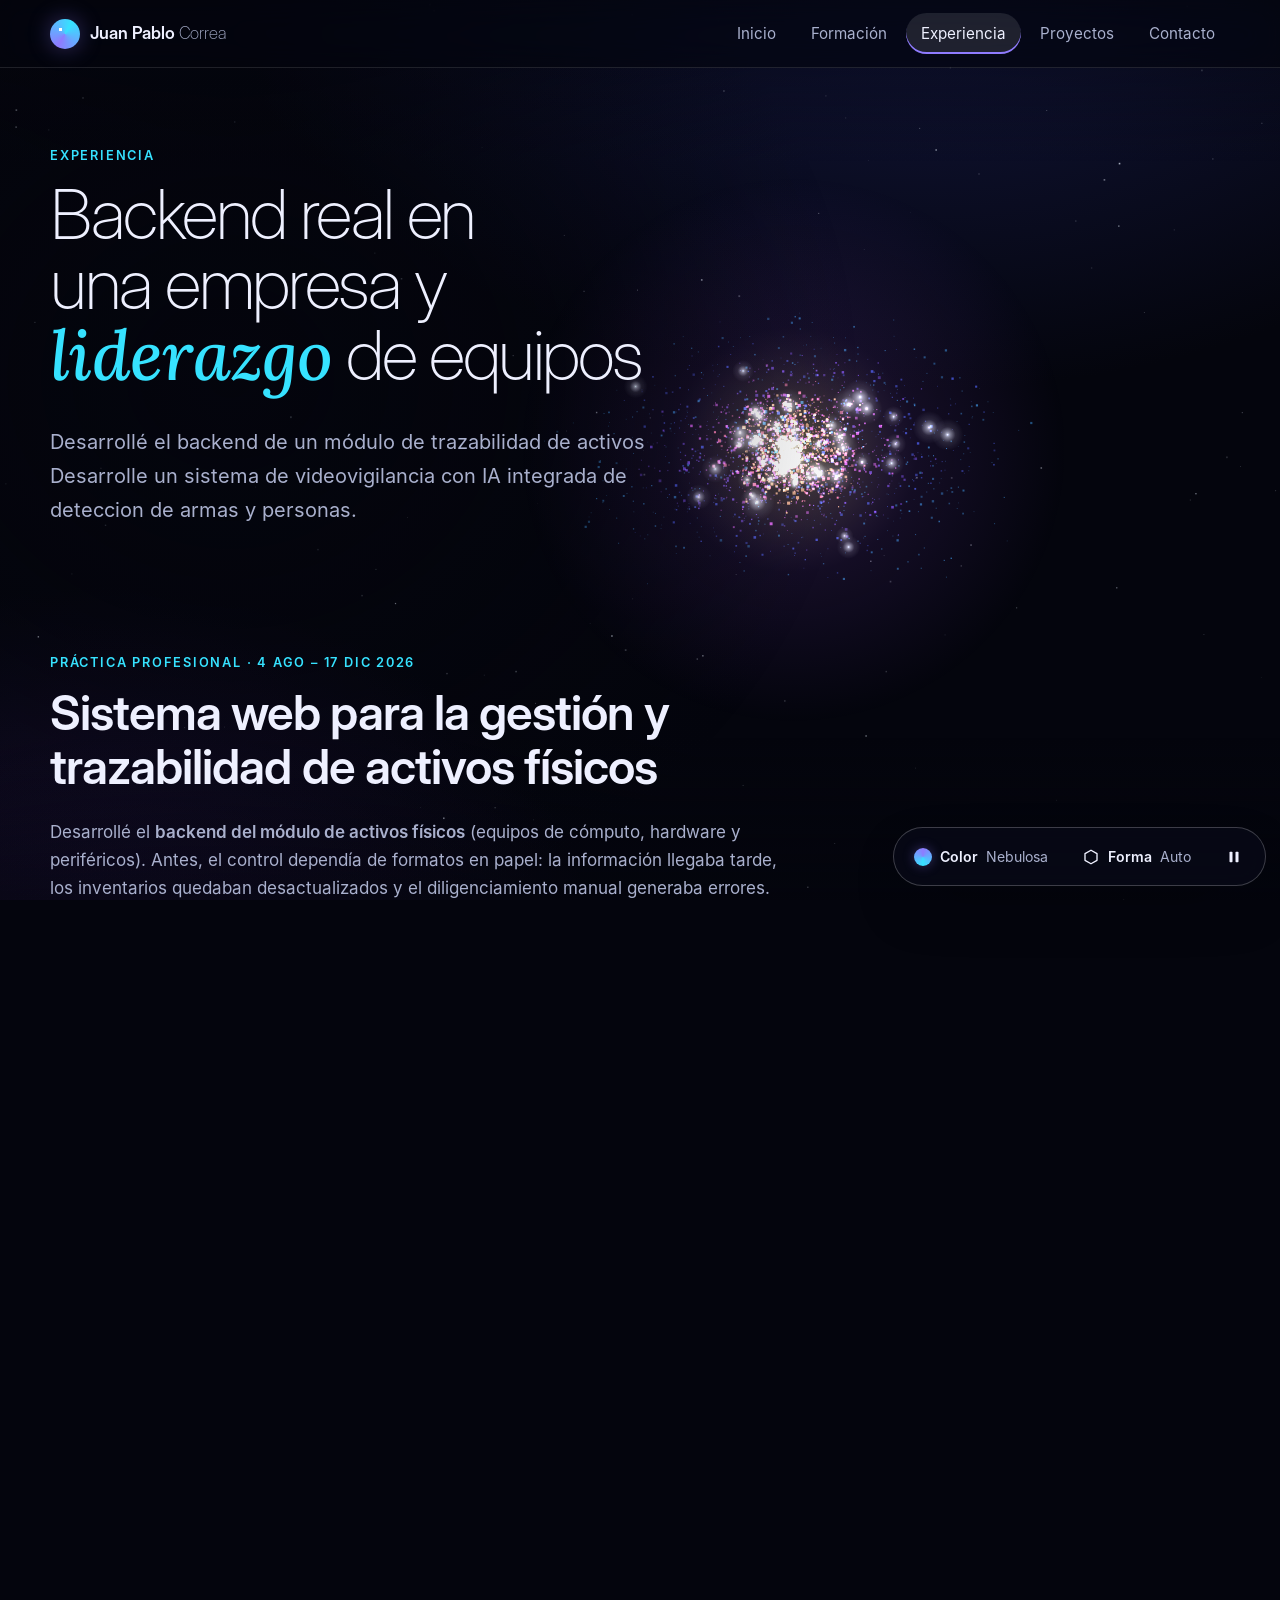
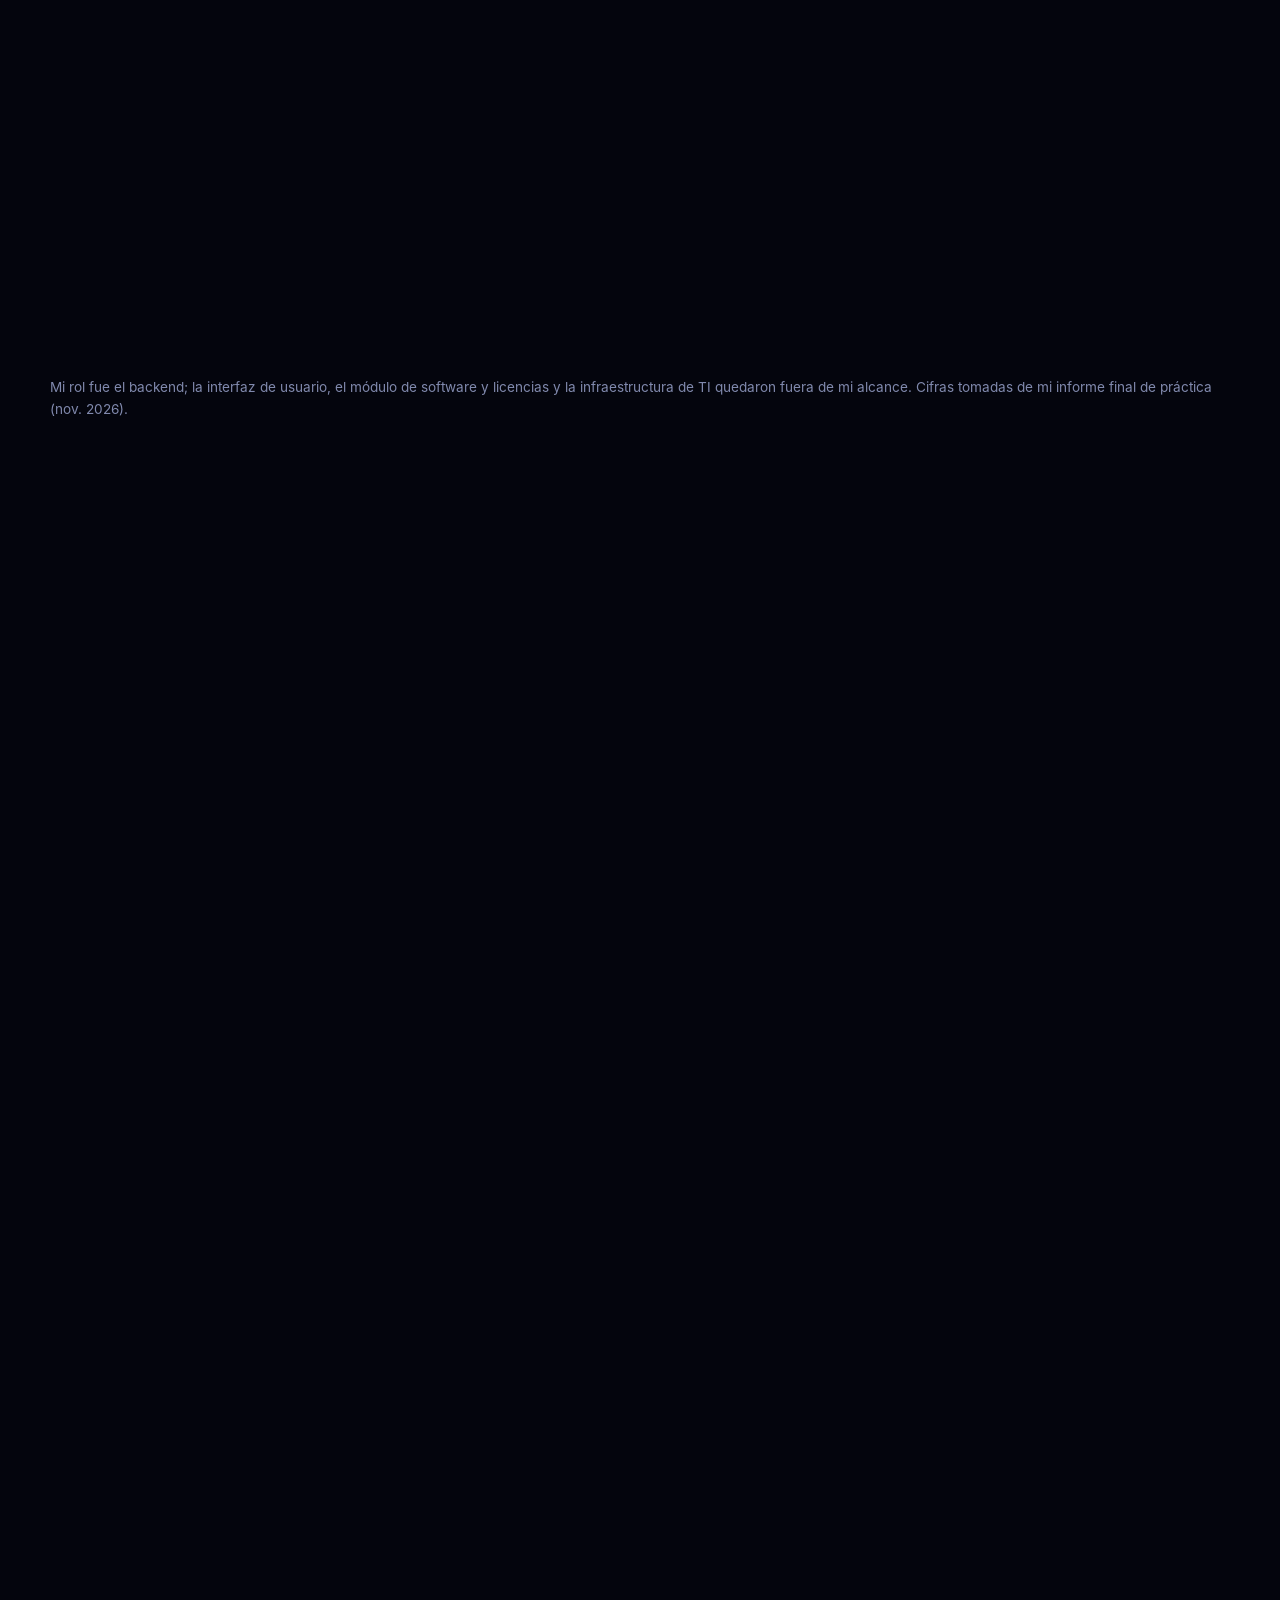
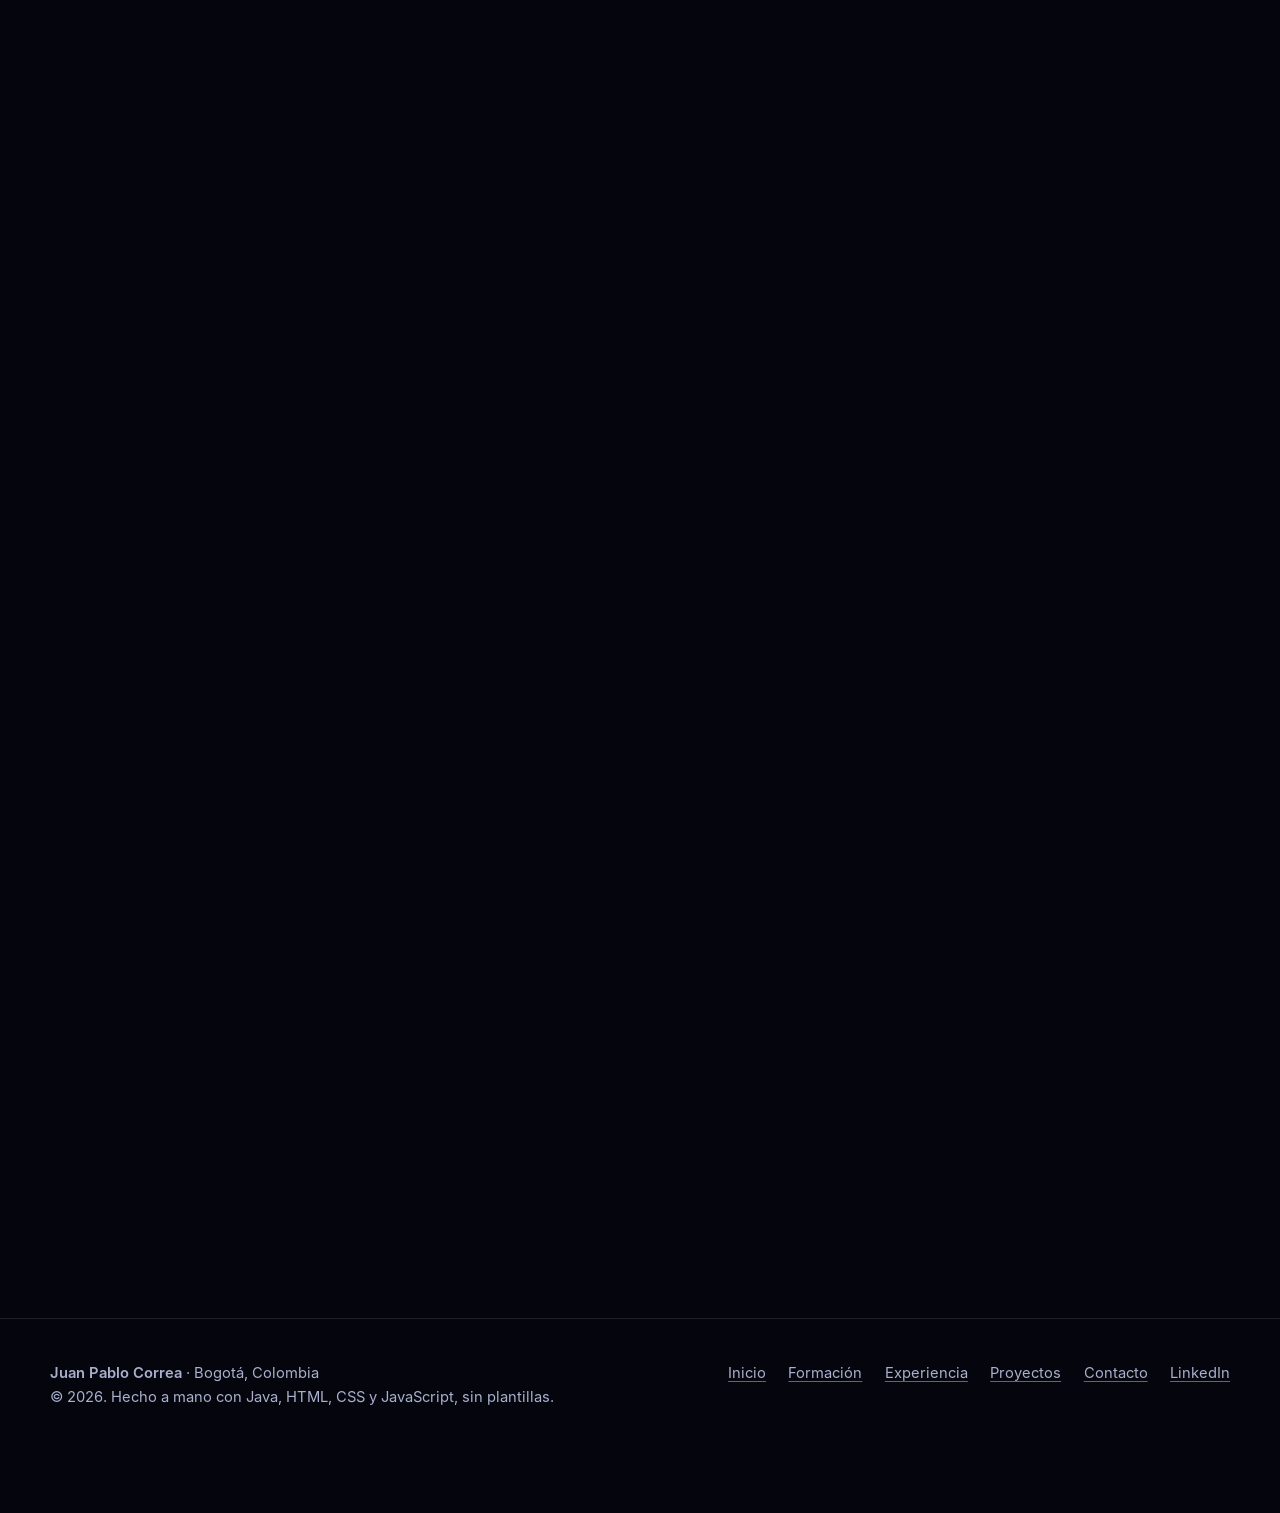
<file: frontend/experiencia.html>
<!DOCTYPE html>
<html lang="es-CO" data-page="experiencia">
<head>
  <meta charset="utf-8">
  <meta name="viewport" content="width=device-width, initial-scale=1, viewport-fit=cover">
  <title>Experiencia · Juan Pablo Correa</title>
  <meta name="description" content="Práctica profesional en Datacenter Colombia S.A.S.: backend de un sistema de trazabilidad de activos con Spring Boot, arquitectura hexagonal y 112 endpoints REST.">
  <meta name="author" content="Juan Pablo Correa">
  <meta name="theme-color" content="#05060f">
  <meta http-equiv="Content-Security-Policy" content="default-src 'self'; script-src 'self'; style-src 'self'; img-src 'self' data:; font-src 'self'; connect-src 'self' https: http://localhost:8080 http://127.0.0.1:8080; base-uri 'self'; form-action 'self' mailto:; object-src 'none'">
  <link rel="canonical" href="__SITE_URL__/experiencia.html">
  <link rel="icon" href="img/favicon.svg" type="image/svg+xml">
  <meta property="og:type" content="website">
  <meta property="og:locale" content="es_CO">
  <meta property="og:site_name" content="Juan Pablo Correa">
  <meta property="og:title" content="Experiencia · Juan Pablo Correa">
  <meta property="og:description" content="Práctica profesional en Datacenter Colombia S.A.S.: backend de un sistema de trazabilidad de activos con Spring Boot, arquitectura hexagonal y 112 endpoints REST.">
  <meta property="og:url" content="__SITE_URL__/experiencia.html">
  <meta property="og:image" content="__SITE_URL__/img/og.png">
  <meta name="twitter:card" content="summary_large_image">
  <link rel="preload" href="fonts/display-200.woff" as="font" type="font/woff" crossorigin>
  <link rel="stylesheet" href="css/tokens.css">
  <link rel="stylesheet" href="css/components.css">
  <link rel="stylesheet" href="css/sections.css">
  <script src="js/boot.js"></script>
</head>
<body>
  <a class="skip-link" href="#contenido">Saltar al contenido</a>
  <canvas id="galaxy" aria-hidden="true"></canvas>
  <div class="vignette" aria-hidden="true"></div>

  <div class="site">
    <header class="header">
      <div class="wrap header__bar">
        <a class="brand" href="index.html" aria-label="Juan Pablo Correa, ir al inicio">
          <span class="brand__mark" aria-hidden="true"></span>
          <span class="brand__name">Juan Pablo <span>Correa</span></span>
        </a>
        <button class="nav-toggle" id="navToggle" type="button" aria-label="Abrir menú" aria-controls="nav" aria-expanded="false">
          <svg width="22" height="22" viewBox="0 0 24 24" fill="none" stroke="currentColor" stroke-width="2" stroke-linecap="round" aria-hidden="true"><path d="M4 7h16M4 12h16M4 17h16"/></svg>
        </button>
        <nav class="nav" id="nav" aria-label="Principal">
          <a href="index.html">Inicio</a>
          <a href="formacion.html">Formación</a>
          <a href="experiencia.html" aria-current="page">Experiencia</a>
          <a href="proyectos.html">Proyectos</a>
          <a href="contacto.html">Contacto</a>
        </nav>
      </div>
    </header>

    <main id="contenido">
      <header class="wrap page-head">
        <span class="kicker">Experiencia</span>
        <h1 class="display">Backend real en una empresa y <span class="acc">liderazgo</span> de equipos</h1>
        <p class="lead">Desarrollé el backend de un módulo de trazabilidad de activos <br> Desarrolle un sistema de videovigilancia con IA integrada de deteccion de armas y personas.</p>
      </header>

      <section class="section" id="practica" data-shape="anillo" aria-labelledby="practica-t">
        <div class="wrap">
          <div class="section__head reveal">
            <span class="kicker">Práctica profesional · 4 ago – 17 dic 2026</span>
            <h2 id="practica-t">Sistema web para la gestión y trazabilidad de activos físicos</h2>
            <p>Desarrollé el <strong>backend del módulo de activos físicos</strong> (equipos de cómputo, hardware y periféricos). Antes, el control dependía de formatos en papel: la información llegaba tarde, los inventarios quedaban desactualizados y el diligenciamiento manual generaba errores.</p>
          </div>

          <ul class="metrics reveal">
            <li><strong>112</strong><span>endpoints REST</span></li>
            <li><strong>24</strong><span>controladores</span></li>
            <li><strong>17</strong><span>tablas relacionales</span></li>
            <li><strong>5</strong><span>fases, del requisito a la entrega</span></li>
          </ul>

          <div class="grid grid--2">
            <article class="panel reveal">
              <h3>Lo que construí</h3>
              <ul class="points">
                <li>API REST con <strong>Spring Boot</strong>, arquitectura hexagonal y <strong>PostgreSQL</strong>.</li>
                <li><strong>Campos dinámicos:</strong> cada subtipo de activo define sus atributos (marca, modelo, serie…) sin cambiar el esquema de la base de datos.</li>
                <li>Flujos de <strong>asignación, aceptación, transferencia y devolución</strong>, con la regla de que un activo solo puede estar asignado a un colaborador a la vez.</li>
                <li><strong>Actas en PDF</strong> generadas automáticamente y notificaciones por correo, para avanzar hacia cero papel.</li>
                <li>Ciclo de vida del activo (inactivar, reactivar, baja definitiva), préstamos entre empresas, relaciones entre activos y registro de novedades con tablero.</li>
                <li>Código de barras y QR por activo, con servicios de escaneo.</li>
              </ul>
            </article>
            <article class="panel reveal" data-delay="1">
              <h3>Calidad y buenas prácticas</h3>
              <ul class="points">
                <li><strong>Permisos por submódulo</strong> (crear, leer, actualizar, eliminar) y datos aislados por empresa.</li>
                <li><strong>Errores centralizados</strong> con una respuesta homogénea para todo el módulo.</li>
                <li><strong>Trazabilidad:</strong> cada solicitud lleva un identificador que viaja entre servicios, y cada activo tiene su historial de eventos.</li>
                <li>Integración con los servicios de empleados, empresas, documentos y correo de la plataforma.</li>
                <li>Documentación interactiva con <strong>OpenAPI / Swagger</strong> y pruebas de la API con colecciones.</li>
                <li>Metodología <strong>Scrum</strong> y trabajo con Docker y Postman.</li>
              </ul>
            </article>
            <article class="panel reveal">
              <h3>Impacto frente al problema</h3>
              <ul class="points">
                <li><strong>Latencia:</strong> los movimientos se registran cuando ocurren; ubicación y responsable están disponibles sin esperar papeles.</li>
                <li><strong>Inventario desactualizado:</strong> cada operación queda en el historial con fecha, tipo de evento y responsable.</li>
                <li><strong>Errores humanos:</strong> validaciones de negocio, catálogos configurables y actas automáticas reducen la captura manual.</li>
              </ul>
            </article>
            <article class="panel reveal" data-delay="1">
              <h3>Lo que aprendí</h3>
              <ul class="points">
                <li>Validar el alcance desde el inicio: algunos CRUD secundarios se descartaron para no construir lo que no hacía falta.</li>
                <li>Escribir pruebas desde el comienzo de cada módulo abarata corregir errores al final.</li>
                <li>Sin trazabilidad ni registro de eventos, diagnosticar fallas en servicios distribuidos es casi imposible.</li>
                <li>Siguiente paso: ampliar la cobertura de pruebas automatizadas e integrar con la interfaz de usuario.</li>
              </ul>
            </article>
          </div>
          <p class="privacy-note mt-m">Mi rol fue el backend; la interfaz de usuario, el módulo de software y licencias y la infraestructura de TI quedaron fuera de mi alcance. Cifras tomadas de mi informe final de práctica (nov. 2026).</p>
        </div>
      </section>

      <section class="section" data-shape="helice" aria-labelledby="linea">
        <div class="wrap">
          <div class="section__head reveal">
            <span class="kicker">Recorrido</span>
            <h2 id="linea">Línea de tiempo</h2>
          </div>
          <ol class="timeline reveal">
            <li class="milestone">
              <time datetime="2026-08-04">4 ago – 17 dic 2026</time>
              <h3>Práctica profesional · Backend de activos físicos</h3>
              <p class="org">Datacenter Colombia S.A.S. · Gerencia de Soluciones</p>
              <ul>
                <li>Backend del módulo de activos físicos: 112 endpoints REST, 24 controladores, 17 tablas.</li>
                <li>Arquitectura hexagonal, Spring Boot y PostgreSQL; documentación con Swagger y pruebas con Postman.</li>
                <li>Integración con otros servicios de la plataforma y trabajo bajo Scrum.</li>
              </ul>
            </li>
            <li class="milestone">
              <time datetime="2026">4.º semestre · 2026</time>
              <h3>CortexCam v2 · Refactorización</h3>
              <p class="org">Proyecto académico</p>
              <ul>
                <li>Paso del proyecto a arquitectura hexagonal con DDD y microservicios, con más modelos de IA.</li>
                <li>Docker, GitHub, Postman y PostgreSQL en el flujo de trabajo.</li>
              </ul>
            </li>
            <li class="milestone">
              <time datetime="2025">2.º semestre · 2025</time>
              <h3>CortexCam v1 · Primer prototipo</h3>
              <p class="org">Proyecto académico</p>
              <ul>
                <li>Software de videovigilancia con IA hecho con Python, Java, HTML5, CSS y JavaScript.</li>
                <li>Entrenamiento del modelo para reconocer personas y armas en imágenes de cámara.</li>
              </ul>
            </li>
            <li class="milestone">
              <time datetime="2022">2022 – 2025</time>
              <h3>Líder de meseros</h3>
              <p class="org">Banquetes y Alquileres Correa</p>
              <ul>
                <li>Coordiné al equipo de meseros para lograr un servicio eficiente y organizado durante los eventos.</li>
                <li>Gestioné la comunicación entre cocina y personal de servicio para cumplir los tiempos.</li>
                <li>Mantuve altos estándares de atención al cliente y resolví necesidades inmediatas.</li>
              </ul>
            </li>
          </ol>
        </div>
      </section>

      <section class="section" data-shape="espiral" aria-labelledby="como">
        <div class="wrap">
          <div class="section__head reveal">
            <span class="kicker">Cómo trabajo</span>
            <h2 id="como">Lo que me llevo de cada experiencia</h2>
          </div>
          <div class="grid grid--2">
            <article class="panel card reveal">
              <span class="card__icon"><svg width="22" height="22" viewBox="0 0 24 24" fill="none" stroke="currentColor" stroke-width="1.7" stroke-linecap="round" stroke-linejoin="round" aria-hidden="true"><path d="M4 12a8 8 0 0 1 14-5.3L20 4v6h-6l2.2-2.2A5.5 5.5 0 0 0 6.5 12"/><path d="M20 12a8 8 0 0 1-14 5.3L4 20v-6h6l-2.2 2.2A5.5 5.5 0 0 0 17.5 12"/></svg></span>
              <h3>Trabajo por ciclos</h3>
              <p>Scrum en la práctica: objetivos claros, entregas pequeñas y revisión constante con el equipo.</p>
            </article>
            <article class="panel card reveal" data-delay="1">
              <span class="card__icon"><svg width="22" height="22" viewBox="0 0 24 24" fill="none" stroke="currentColor" stroke-width="1.7" stroke-linecap="round" stroke-linejoin="round" aria-hidden="true"><path d="M5 4h14v16H5z"/><path d="M9 9h6M9 13h6M9 17h3"/></svg></span>
              <h3>Código que se lee</h3>
              <p>Nombres claros, responsabilidades separadas y pruebas. Prefiero lo simple que funciona a lo complicado que impresiona.</p>
            </article>
            <article class="panel card reveal" data-delay="2">
              <span class="card__icon"><svg width="22" height="22" viewBox="0 0 24 24" fill="none" stroke="currentColor" stroke-width="1.7" stroke-linecap="round" stroke-linejoin="round" aria-hidden="true"><path d="M4 5h16v11H9l-5 4z"/></svg></span>
              <h3>Comunicación bajo presión</h3>
              <p>Coordinar eventos en vivo me enseñó a priorizar, a hablar claro y a mantener la calma cuando algo cambia.</p>
            </article>
            <article class="panel card reveal">
              <span class="card__icon"><svg width="22" height="22" viewBox="0 0 24 24" fill="none" stroke="currentColor" stroke-width="1.7" stroke-linecap="round" stroke-linejoin="round" aria-hidden="true"><path d="M5 3h10l4 4v14H5z"/><path d="M14 3v5h5M9 13h6M9 17h6"/></svg></span>
              <h3>Orden y datos</h3>
              <p>Manejo de Excel y Word, registro y análisis de datos, informes y apoyo en procesos administrativos.</p>
            </article>
          </div>
        </div>
      </section>

      <section class="section" data-shape="java">
        <div class="wrap">
          <div class="panel panel--glow cta reveal">
            <h2>¿Te cuento más de alguno de estos proyectos?</h2>
            <div class="actions">
              <a class="btn btn--primary" href="proyectos.html">Ver proyectos</a>
              <a class="btn" href="contacto.html">Escríbeme</a>
            </div>
          </div>
        </div>
      </section>
    </main>

    <footer class="footer">
      <div class="wrap footer__grid">
        <div>
          <p><strong>Juan Pablo Correa</strong> · Bogotá, Colombia</p>
          <p>© <span id="year">2026</span>. Hecho a mano con Java, HTML, CSS y JavaScript, sin plantillas.</p>
        </div>
        <nav aria-label="Pie de página">
          <a href="index.html">Inicio</a>
          <a href="formacion.html">Formación</a>
          <a href="experiencia.html">Experiencia</a>
          <a href="proyectos.html">Proyectos</a>
          <a href="contacto.html">Contacto</a>
          <a href="https://www.linkedin.com/in/juan-pablo-c-523a3b2a9/" rel="noopener noreferrer" target="_blank">LinkedIn</a>
        </nav>
      </div>
    </footer>
  </div>

  <div class="dock" role="group" aria-label="Controles de la galaxia">
    <button class="dock__btn" id="dockColor" type="button" aria-label="Cambiar el color de la galaxia (atajo: C)">
      <span class="dock__swatch" aria-hidden="true"></span>
      <span class="dock__label">Color</span>
      <span class="dock__value">Nebulosa</span>
    </button>
    <button class="dock__btn" id="dockShape" type="button" aria-label="Cambiar la forma de la galaxia (atajo: F)">
      <svg width="18" height="18" viewBox="0 0 24 24" fill="none" stroke="currentColor" stroke-width="1.8" stroke-linejoin="round" aria-hidden="true"><path d="M12 3l8 4.6v8.8L12 21l-8-4.6V7.6z"/></svg>
      <span class="dock__label">Forma</span>
      <span class="dock__value">Auto</span>
    </button>
    <button class="dock__btn dock__btn--icon" id="dockMotion" type="button" aria-pressed="false" aria-label="Pausar animación de la galaxia">
      <svg width="18" height="18" viewBox="0 0 24 24" fill="currentColor" aria-hidden="true"><rect x="6" y="5" width="4" height="14" rx="1"/><rect x="14" y="5" width="4" height="14" rx="1"/></svg>
    </button>
  </div>
  <p class="sr-only" id="galaxyStatus" role="status" aria-live="polite"></p>
  <div class="hint" id="hint" aria-hidden="true"></div>

  <script src="js/config.js" defer></script>
  <script src="js/galaxy/palettes.js" defer></script>
  <script src="js/galaxy/shapes.js" defer></script>
  <script src="js/galaxy/engine.js" defer></script>
  <script src="js/app.js" defer></script>
</body>
</html>
</file>
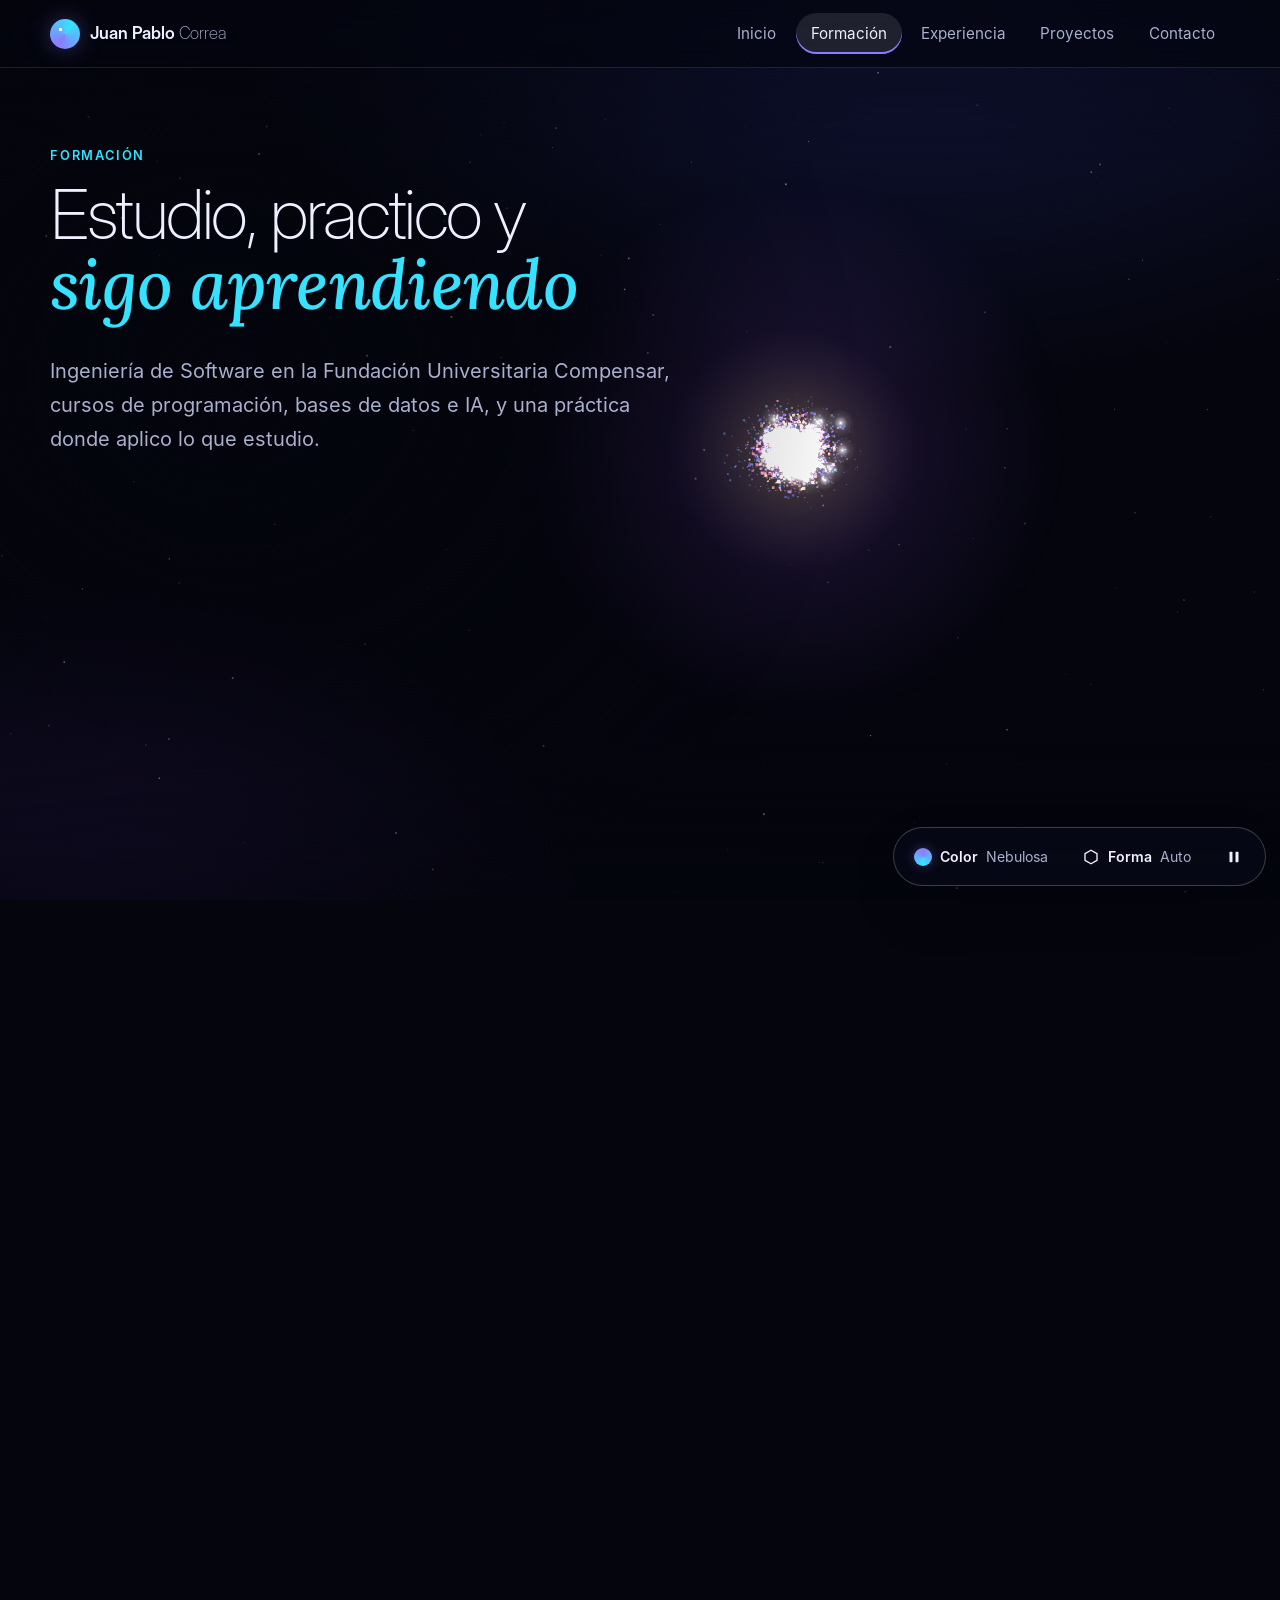
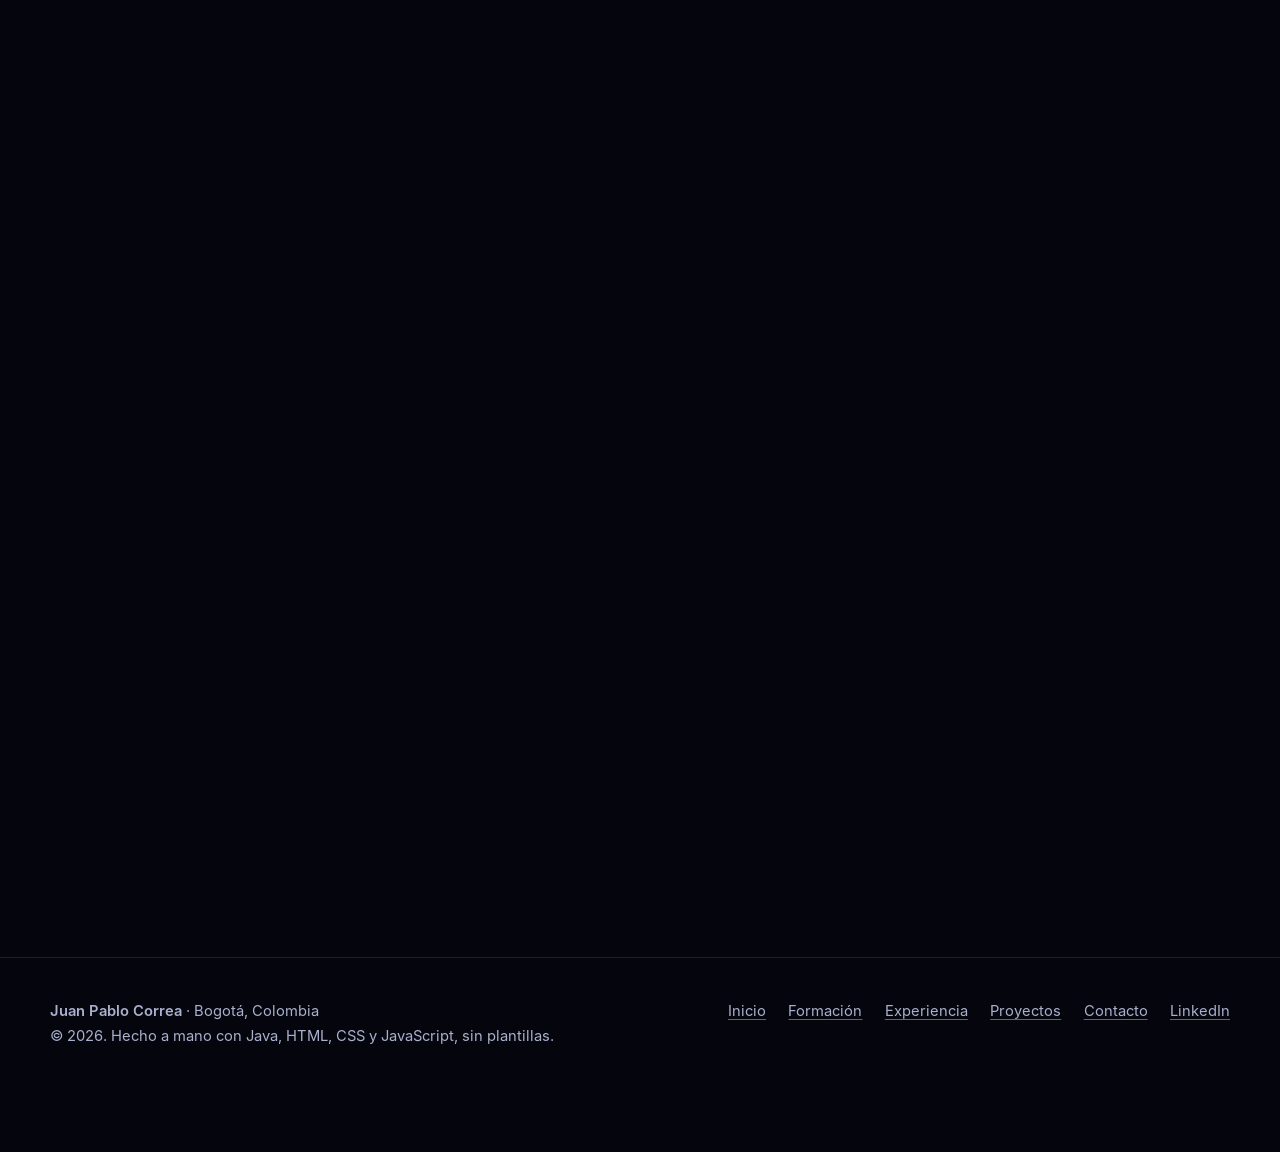
<file: frontend/formacion.html>
<!DOCTYPE html>
<html lang="es-CO" data-page="formacion">
<head>
  <meta charset="utf-8">
  <meta name="viewport" content="width=device-width, initial-scale=1, viewport-fit=cover">
  <title>Formación · Juan Pablo Correa</title>
  <meta name="description" content="Ingeniería de Software en Compensar, técnico en diciembre de 2026, certificados de Oracle, Google, Platzi, SENA, MinTIC y más.">
  <meta name="author" content="Juan Pablo Correa">
  <meta name="theme-color" content="#05060f">
  <meta http-equiv="Content-Security-Policy" content="default-src 'self'; script-src 'self'; style-src 'self'; img-src 'self' data:; font-src 'self'; connect-src 'self' https: http://localhost:8080 http://127.0.0.1:8080; base-uri 'self'; form-action 'self' mailto:; object-src 'none'">
  <link rel="canonical" href="__SITE_URL__/formacion.html">
  <link rel="icon" href="img/favicon.svg" type="image/svg+xml">
  <meta property="og:type" content="website">
  <meta property="og:locale" content="es_CO">
  <meta property="og:site_name" content="Juan Pablo Correa">
  <meta property="og:title" content="Formación · Juan Pablo Correa">
  <meta property="og:description" content="Ingeniería de Software en Compensar, técnico en diciembre de 2026, certificados de Oracle, Google, Platzi, SENA, MinTIC y más.">
  <meta property="og:url" content="__SITE_URL__/formacion.html">
  <meta property="og:image" content="__SITE_URL__/img/og.png">
  <meta name="twitter:card" content="summary_large_image">
  <link rel="preload" href="fonts/display-200.woff" as="font" type="font/woff" crossorigin>
  <link rel="stylesheet" href="css/tokens.css">
  <link rel="stylesheet" href="css/components.css">
  <link rel="stylesheet" href="css/sections.css">
  <script src="js/boot.js"></script>
</head>
<body>
  <a class="skip-link" href="#contenido">Saltar al contenido</a>
  <canvas id="galaxy" aria-hidden="true"></canvas>
  <div class="vignette" aria-hidden="true"></div>

  <div class="site">
    <header class="header">
      <div class="wrap header__bar">
        <a class="brand" href="index.html" aria-label="Juan Pablo Correa, ir al inicio">
          <span class="brand__mark" aria-hidden="true"></span>
          <span class="brand__name">Juan Pablo <span>Correa</span></span>
        </a>
        <button class="nav-toggle" id="navToggle" type="button" aria-label="Abrir menú" aria-controls="nav" aria-expanded="false">
          <svg width="22" height="22" viewBox="0 0 24 24" fill="none" stroke="currentColor" stroke-width="2" stroke-linecap="round" aria-hidden="true"><path d="M4 7h16M4 12h16M4 17h16"/></svg>
        </button>
        <nav class="nav" id="nav" aria-label="Principal">
          <a href="index.html">Inicio</a>
          <a href="formacion.html" aria-current="page">Formación</a>
          <a href="experiencia.html">Experiencia</a>
          <a href="proyectos.html">Proyectos</a>
          <a href="contacto.html">Contacto</a>
        </nav>
      </div>
    </header>

    <main id="contenido">
      <header class="wrap page-head">
        <span class="kicker">Formación</span>
        <h1 class="display">Estudio, practico y <span class="acc">sigo aprendiendo</span></h1>
        <p class="lead">Ingeniería de Software en la Fundación Universitaria Compensar, cursos de programación, bases de datos e IA, y una práctica donde aplico lo que estudio.</p>
      </header>

      <section class="section" data-shape="espiral" aria-labelledby="ruta">
        <div class="wrap split">
          <div>
            <h2 id="ruta" class="reveal">Mi ruta</h2>
            <ol class="timeline reveal">
              <li class="milestone milestone--future">
                <time datetime="2027">2027</time>
                <h3>Pruebas Saber TyT</h3>
                <p class="org">Requisito para recibir mi diploma de técnico</p>
              </li>
              <li class="milestone milestone--future">
                <time datetime="2026-12">Diciembre de 2026</time>
                <h3>Termino 4.º semestre y me gradúo como técnico</h3>
                <p class="org">El diploma queda pendiente de las pruebas TyT del año siguiente</p>
              </li>
              <li class="milestone">
                <time datetime="2025-02">Feb 2025 – presente</time>
                <h3>Ingeniería de Software</h3>
                <p class="org">Fundación Universitaria Compensar · Bogotá</p>
                <ul>
                  <li>Java como lenguaje principal, bases de datos y desarrollo web.</li>
                  <li>Proyecto CortexCam (2.º semestre) y su refactorización a microservicios (4.º semestre).</li>
                  <li>Práctica profesional (4 ago – 17 dic 2026) en Datacenter Colombia S.A.S.</li>
                </ul>
              </li>
              <li class="milestone">
                <time datetime="2024-11">Noviembre de 2024</time>
                <h3>Bachiller académico</h3>
                <p class="org">Colegio Filarmónico Simón Bolívar · Bogotá</p>
              </li>
            </ol>
          </div>
          <aside class="panel reveal" aria-labelledby="stack">
            <h2 id="stack">Lo que uso</h2>
            <h3>Lenguajes</h3>
            <ul class="chips"><li class="is-main">Java (principal)</li><li>Python</li><li>JavaScript</li><li>HTML5</li><li>CSS3</li><li>SQL</li></ul>
            <h3 class="mt-m">Backend y datos</h3>
            <ul class="chips"><li class="is-main">Spring Boot</li><li>APIs REST</li><li>PostgreSQL</li><li>Swagger / OpenAPI</li><li>Postman</li></ul>
            <h3 class="mt-m">Arquitectura</h3>
            <ul class="chips"><li class="is-main">Hexagonal</li><li>DDD</li><li>Clean Architecture</li><li>Microservicios</li></ul>
            <h3 class="mt-m">Herramientas y método</h3>
            <ul class="chips"><li>Docker</li><li>Git y GitHub</li><li>Scrum</li><li>Excel y Word</li></ul>
            <h3 class="mt-m">Inteligencia artificial</h3>
            <ul class="chips"><li>Entrenamiento de modelos</li><li>Prompt Engineering</li><li>GitHub Copilot</li></ul>
          </aside>
        </div>
      </section>

      <section class="section" data-shape="helice" aria-labelledby="certs">
        <div class="wrap">
          <div class="section__head reveal">
            <span class="kicker">Certificados</span>
            <h2 id="certs">Cursos que respaldan lo que digo</h2>
          </div>
          <div class="table-wrap reveal">
            <table>
              <caption class="sr-only">Certificados y cursos completados</caption>
              <thead><tr><th scope="col">Curso</th><th scope="col">Entidad</th><th scope="col">Fecha</th></tr></thead>
              <tbody>
              <tr><th scope="row">Fundamentos de Python 2 (Python Essentials 2)</th><td data-label="Entidad">Cisco Networking Academy · Compensar</td><td data-label="Fecha"><time datetime="2026-10-09">09/10/2026</time></td></tr>
              <tr><th scope="row">Basic English Course A1 for Beginners</th><td data-label="Entidad">Platzi</td><td data-label="Fecha"><time datetime="2026-08-25">25/08/2026</time></td></tr>
              <tr><th scope="row">Prompt Engineering</th><td data-label="Entidad">Platzi</td><td data-label="Fecha"><time datetime="2026-08-16">16/08/2026</time></td></tr>
              <tr><th scope="row">Java Fundamentals</th><td data-label="Entidad">Oracle</td><td data-label="Fecha"><time datetime="2025-09-30">30/09/2025</time></td></tr>
              <tr><th scope="row">Bases de datos (Database Foundations)</th><td data-label="Entidad">Oracle</td><td data-label="Fecha"><time datetime="2025-09">09/2025</time></td></tr>
              <tr><th scope="row">Inteligencia artificial y productividad</th><td data-label="Entidad">Google</td><td data-label="Fecha"><time datetime="2024-12-06">06/12/2024</time></td></tr>
              <tr><th scope="row">Cómo resolver problemas y tomar decisiones con eficacia</th><td data-label="Entidad">Coursera</td><td data-label="Fecha"><time datetime="2024-06-04">04/06/2024</time></td></tr>
              <tr><th scope="row">Lenguaje de programación Python</th><td data-label="Entidad">MinTIC</td><td data-label="Fecha"><time datetime="2024-05">05/2024</time></td></tr>
              <tr><th scope="row">Metodología de la programación en sistemas informáticos</th><td data-label="Entidad">SENA</td><td data-label="Fecha"><time datetime="2024-05-15">15/05/2024</time></td></tr>
              <tr><th scope="row">Principios de diseño UX/UI</th><td data-label="Entidad">Coursera</td><td data-label="Fecha"><time datetime="2024-05-14">14/05/2024</time></td></tr>
              <tr><th scope="row">Variables y estructuras de control en programación orientada a objetos</th><td data-label="Entidad">SENA</td><td data-label="Fecha"><time datetime="2024-04-10">10/04/2024</time></td></tr>
              <tr><th scope="row">Fundamentos profesionales de IA generativa</th><td data-label="Entidad">LinkedIn</td><td data-label="Fecha"><time datetime="2024-02-25">25/02/2024</time></td></tr>
              <tr><th scope="row">Fundamentos profesionales del desarrollo de software</th><td data-label="Entidad">LinkedIn</td><td data-label="Fecha"><time datetime="2024-02-03">03/02/2024</time></td></tr>
              </tbody>
              <tfoot>
                <tr><td colspan="3">También: Prompting responsable, Database SQL, Aprende a configurar un chatbot, Microsoft 365 Copilot, Agentes avanzados con Copilot Studio, GitHub Copilot, Marca Personal 360, Habilidades para el empleo y Competencias ciudadanas (Saber Pro).</td></tr>
              </tfoot>
            </table>
          </div>
        </div>
      </section>
    </main>

    <footer class="footer">
      <div class="wrap footer__grid">
        <div>
          <p><strong>Juan Pablo Correa</strong> · Bogotá, Colombia</p>
          <p>© <span id="year">2026</span>. Hecho a mano con Java, HTML, CSS y JavaScript, sin plantillas.</p>
        </div>
        <nav aria-label="Pie de página">
          <a href="index.html">Inicio</a>
          <a href="formacion.html">Formación</a>
          <a href="experiencia.html">Experiencia</a>
          <a href="proyectos.html">Proyectos</a>
          <a href="contacto.html">Contacto</a>
          <a href="https://www.linkedin.com/in/juan-pablo-c-523a3b2a9/" rel="noopener noreferrer" target="_blank">LinkedIn</a>
        </nav>
      </div>
    </footer>
  </div>

  <div class="dock" role="group" aria-label="Controles de la galaxia">
    <button class="dock__btn" id="dockColor" type="button" aria-label="Cambiar el color de la galaxia (atajo: C)">
      <span class="dock__swatch" aria-hidden="true"></span>
      <span class="dock__label">Color</span>
      <span class="dock__value">Nebulosa</span>
    </button>
    <button class="dock__btn" id="dockShape" type="button" aria-label="Cambiar la forma de la galaxia (atajo: F)">
      <svg width="18" height="18" viewBox="0 0 24 24" fill="none" stroke="currentColor" stroke-width="1.8" stroke-linejoin="round" aria-hidden="true"><path d="M12 3l8 4.6v8.8L12 21l-8-4.6V7.6z"/></svg>
      <span class="dock__label">Forma</span>
      <span class="dock__value">Auto</span>
    </button>
    <button class="dock__btn dock__btn--icon" id="dockMotion" type="button" aria-pressed="false" aria-label="Pausar animación de la galaxia">
      <svg width="18" height="18" viewBox="0 0 24 24" fill="currentColor" aria-hidden="true"><rect x="6" y="5" width="4" height="14" rx="1"/><rect x="14" y="5" width="4" height="14" rx="1"/></svg>
    </button>
  </div>
  <p class="sr-only" id="galaxyStatus" role="status" aria-live="polite"></p>
  <div class="hint" id="hint" aria-hidden="true"></div>

  <script src="js/config.js" defer></script>
  <script src="js/galaxy/palettes.js" defer></script>
  <script src="js/galaxy/shapes.js" defer></script>
  <script src="js/galaxy/engine.js" defer></script>
  <script src="js/app.js" defer></script>
</body>
</html>
</file>
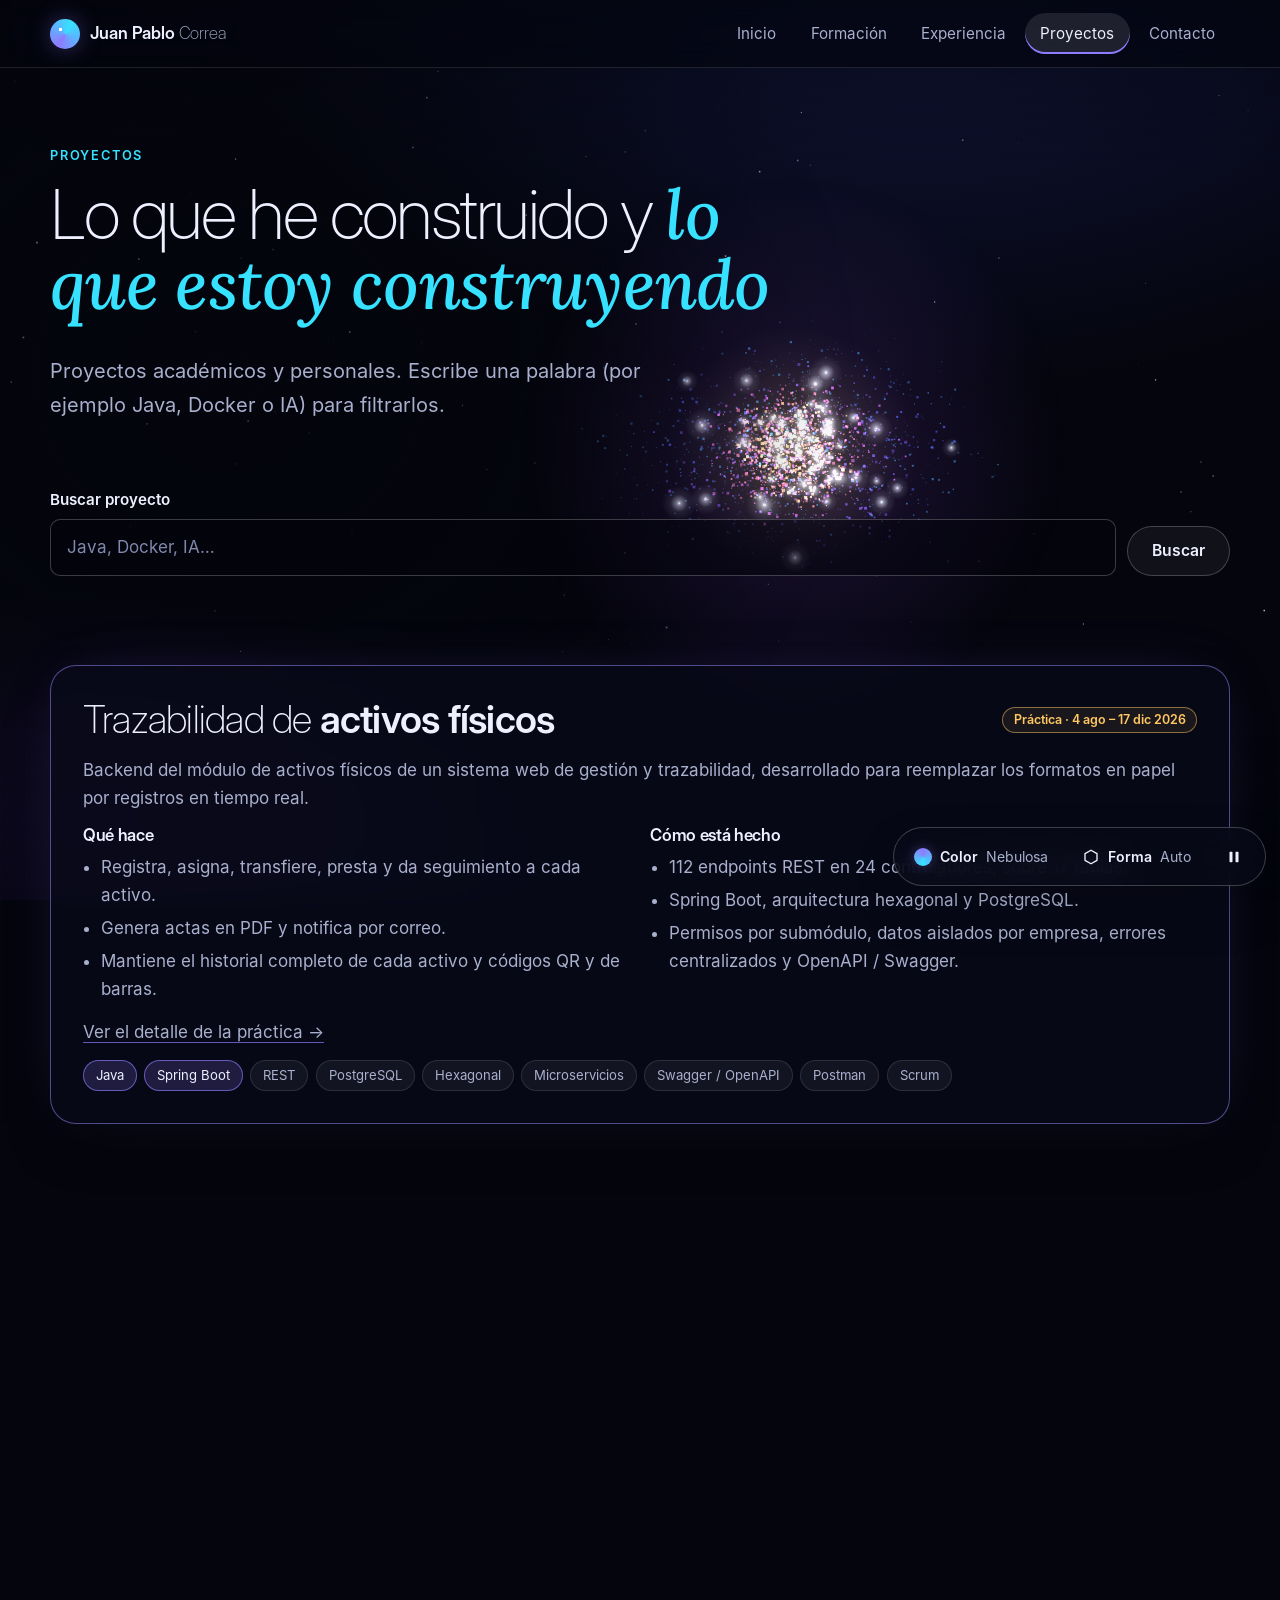
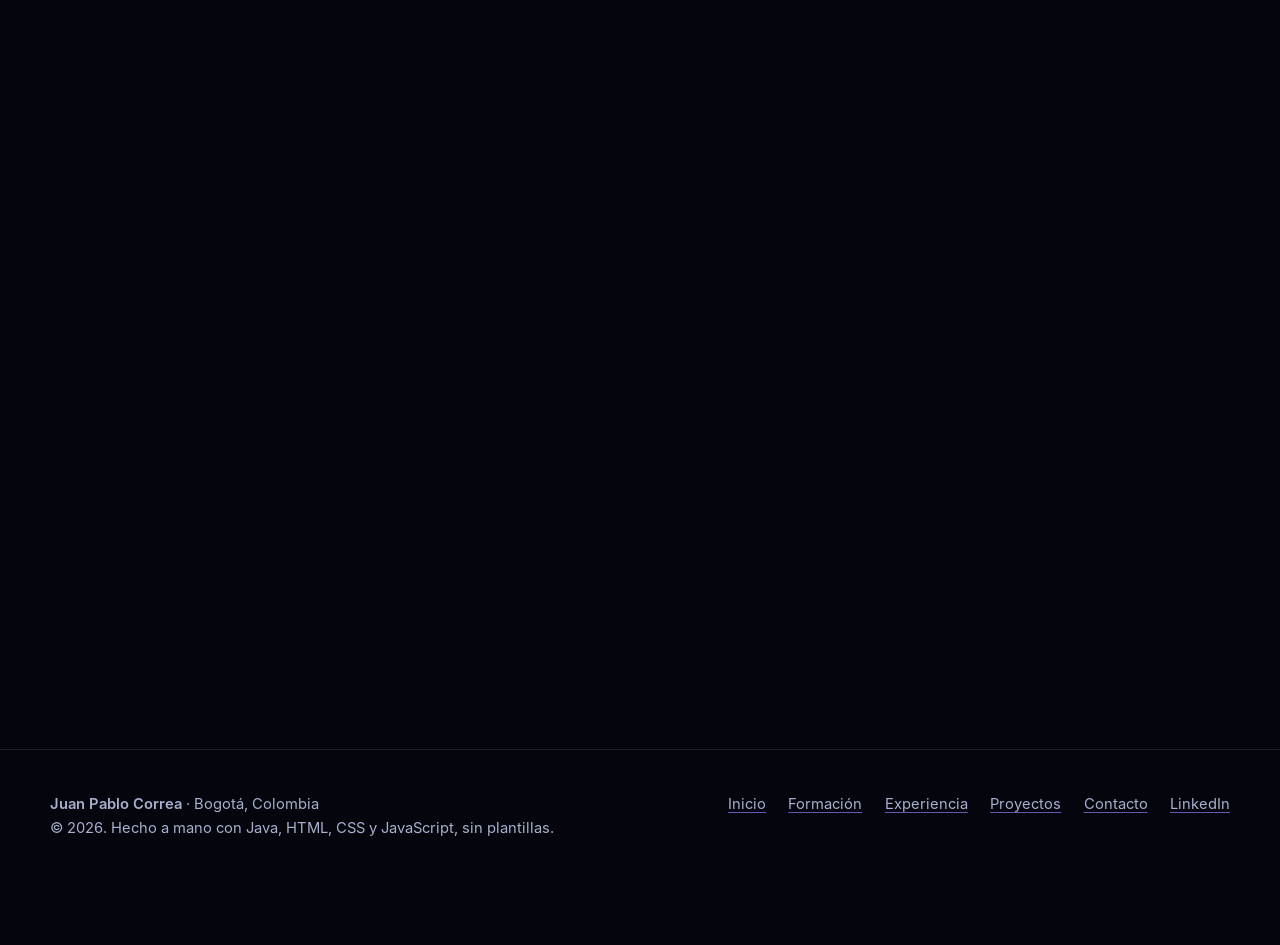
<file: frontend/proyectos.html>
<!DOCTYPE html>
<html lang="es-CO" data-page="proyectos">
<head>
  <meta charset="utf-8">
  <meta name="viewport" content="width=device-width, initial-scale=1, viewport-fit=cover">
  <title>Proyectos · Juan Pablo Correa</title>
  <meta name="description" content="CortexCam (videovigilancia con IA, en refactorización a microservicios), este portafolio con API Spring Boot y otros proyectos académicos.">
  <meta name="author" content="Juan Pablo Correa">
  <meta name="theme-color" content="#05060f">
  <meta http-equiv="Content-Security-Policy" content="default-src 'self'; script-src 'self'; style-src 'self'; img-src 'self' data:; font-src 'self'; connect-src 'self' https: http://localhost:8080 http://127.0.0.1:8080; base-uri 'self'; form-action 'self' mailto:; object-src 'none'">
  <link rel="canonical" href="__SITE_URL__/proyectos.html">
  <link rel="icon" href="img/favicon.svg" type="image/svg+xml">
  <meta property="og:type" content="website">
  <meta property="og:locale" content="es_CO">
  <meta property="og:site_name" content="Juan Pablo Correa">
  <meta property="og:title" content="Proyectos · Juan Pablo Correa">
  <meta property="og:description" content="CortexCam (videovigilancia con IA, en refactorización a microservicios), este portafolio con API Spring Boot y otros proyectos académicos.">
  <meta property="og:url" content="__SITE_URL__/proyectos.html">
  <meta property="og:image" content="__SITE_URL__/img/og.png">
  <meta name="twitter:card" content="summary_large_image">
  <link rel="preload" href="fonts/display-200.woff" as="font" type="font/woff" crossorigin>
  <link rel="stylesheet" href="css/tokens.css">
  <link rel="stylesheet" href="css/components.css">
  <link rel="stylesheet" href="css/sections.css">
  <script src="js/boot.js"></script>
</head>
<body>
  <a class="skip-link" href="#contenido">Saltar al contenido</a>
  <canvas id="galaxy" aria-hidden="true"></canvas>
  <div class="vignette" aria-hidden="true"></div>

  <div class="site">
    <header class="header">
      <div class="wrap header__bar">
        <a class="brand" href="index.html" aria-label="Juan Pablo Correa, ir al inicio">
          <span class="brand__mark" aria-hidden="true"></span>
          <span class="brand__name">Juan Pablo <span>Correa</span></span>
        </a>
        <button class="nav-toggle" id="navToggle" type="button" aria-label="Abrir menú" aria-controls="nav" aria-expanded="false">
          <svg width="22" height="22" viewBox="0 0 24 24" fill="none" stroke="currentColor" stroke-width="2" stroke-linecap="round" aria-hidden="true"><path d="M4 7h16M4 12h16M4 17h16"/></svg>
        </button>
        <nav class="nav" id="nav" aria-label="Principal">
          <a href="index.html">Inicio</a>
          <a href="formacion.html">Formación</a>
          <a href="experiencia.html">Experiencia</a>
          <a href="proyectos.html" aria-current="page">Proyectos</a>
          <a href="contacto.html">Contacto</a>
        </nav>
      </div>
    </header>

    <main id="contenido">
      <header class="wrap page-head">
        <span class="kicker">Proyectos</span>
        <h1 class="display">Lo que he construido y <span class="acc">lo que estoy construyendo</span></h1>
        <p class="lead">Proyectos académicos y personales. Escribe una palabra (por ejemplo Java, Docker o IA) para filtrarlos.</p>
      </header>

      <section class="wrap" aria-label="Buscar proyectos">
        <form class="search" role="search" method="get" action="proyectos.html">
          <div class="field">
            <label for="q">Buscar proyecto</label>
            <input type="search" id="q" name="q" placeholder="Java, Docker, IA…" autocomplete="off">
          </div>
          <button class="btn" type="submit">Buscar</button>
        </form>
      </section>

      <section class="section" data-shape="espiral" aria-label="Lista de proyectos">
        <div class="wrap">
          <div class="grid grid--cards">

            <article class="panel panel--glow project project--featured reveal" data-project data-tags="java spring boot api rest postgresql hexagonal swagger openapi postman microservicios practica activos datacenter pdf qr scrum">
              <div class="project__top">
                <h3>Trazabilidad de <strong>activos físicos</strong></h3>
                <span class="badge badge--wip">Práctica · 4 ago – 17 dic 2026</span>
              </div>
              <p>Backend del módulo de activos físicos de un sistema web de gestión y trazabilidad, desarrollado para reemplazar los formatos en papel por registros en tiempo real.</p>
              <div class="grid grid--2">
                <div>
                  <h4>Qué hace</h4>
                  <ul class="points">
                    <li>Registra, asigna, transfiere, presta y da seguimiento a cada activo.</li>
                    <li>Genera actas en PDF y notifica por correo.</li>
                    <li>Mantiene el historial completo de cada activo y códigos QR y de barras.</li>
                  </ul>
                </div>
                <div>
                  <h4>Cómo está hecho</h4>
                  <ul class="points">
                    <li>112 endpoints REST en 24 controladores, sobre 17 tablas.</li>
                    <li>Spring Boot, arquitectura hexagonal y PostgreSQL.</li>
                    <li>Permisos por submódulo, datos aislados por empresa, errores centralizados y OpenAPI / Swagger.</li>
                  </ul>
                </div>
              </div>
              <p><a href="experiencia.html#practica">Ver el detalle de la práctica →</a></p>
              <ul class="chips"><li class="is-main">Java</li><li class="is-main">Spring Boot</li><li>REST</li><li>PostgreSQL</li><li>Hexagonal</li><li>Microservicios</li><li>Swagger / OpenAPI</li><li>Postman</li><li>Scrum</li></ul>
            </article>

            <article class="panel panel--glow project project--featured reveal" data-project data-tags="java python ia inteligencia artificial microservicios hexagonal ddd docker postgresql postman github videovigilancia">
              <div class="project__top">
                <h3>Cortex<strong>Cam</strong></h3>
                <span class="badge badge--wip">En refactorización (v2)</span>
              </div>
              <p>Videovigilancia con inteligencia artificial: detecta personas y armas de fuego en tiempo real sobre las cámaras que ya existen y envía alertas, para prevenir en lugar de solo grabar.</p>
              <div class="grid grid--2">
                <div>
                  <h4>v1 · 2.º semestre</h4>
                  <ul class="points">
                    <li>Hecho con Python, Java, HTML5, CSS y JavaScript.</li>
                    <li>Entrenamiento del modelo de IA con imágenes etiquetadas.</li>
                    <li>Panel con detecciones, cámara en vivo, actualizaciones y activación de la IA.</li>
                    <li>Guarda la captura en el instante de cada detección para revisar falsos positivos.</li>
                  </ul>
                </div>
                <div>
                  <h4>v2 · 4.º semestre (en curso)</h4>
                  <ul class="points">
                    <li>Refactorización a arquitectura hexagonal con DDD.</li>
                    <li>Microservicios, con más modelos de IA.</li>
                    <li>Docker, PostgreSQL, Postman y GitHub.</li>
                    <li>Documentación de las APIs con Swagger.</li>
                  </ul>
                </div>
              </div>
              <p>Además, con mi equipo preparamos el documento de emprendimiento (nov. 2025): estudio de mercado, estrategia de ventas y pitch.</p>
              <ul class="chips"><li class="is-main">Java</li><li>Python</li><li>IA</li><li>Microservicios</li><li>Hexagonal</li><li>DDD</li><li>Docker</li><li>PostgreSQL</li><li>Postman</li><li>GitHub</li><li>HTML5</li><li>CSS</li><li>JavaScript</li></ul>
            </article>

            <article class="panel project reveal" data-project data-tags="java spring boot api rest postgresql flyway docker hexagonal ddd clean architecture archunit tests swagger canvas portafolio">
              <div class="project__top">
                <h3>Este portafolio</h3>
                <span class="badge badge--done">Versión 1.0</span>
              </div>
              <p>Sitio sin plantillas ni frameworks, con una galaxia interactiva en canvas y una API real detrás del formulario de contacto.</p>
              <ul class="points">
                <li>API en Java 21 y Spring Boot con arquitectura hexagonal, DDD y Clean Architecture.</li>
                <li>PostgreSQL con migraciones, Swagger y <code>docker compose</code>.</li>
                <li>Pruebas unitarias, del contrato HTTP y de arquitectura (ArchUnit).</li>
              </ul>
              <div class="project__links">
                <a class="is-hidden" href="#" data-config-href="githubRepoUrl" rel="noopener noreferrer" target="_blank">Ver código</a>
                <a class="is-hidden" href="#" data-config-href="apiBaseUrl" data-config-suffix="/swagger-ui.html" rel="noopener noreferrer" target="_blank">Ver API (Swagger)</a>
              </div>
              <ul class="chips"><li class="is-main">Java</li><li class="is-main">Spring Boot</li><li>PostgreSQL</li><li>Docker</li><li>Hexagonal</li><li>DDD</li><li>JavaScript</li><li>CSS</li></ul>
            </article>

            <article class="panel project reveal" data-delay="1" data-project data-tags="html css javascript formularios tablas responsive accesibilidad hoja de vida web">
              <div class="project__top">
                <h3>Hoja de vida web</h3>
                <span class="badge badge--done">Entregado · Actividad 4</span>
              </div>
              <p>Sitio multipágina hecho para el curso Introducción a los lenguajes de Internet: HTML5 semántico, formularios con métodos GET y POST, tablas y CSS responsive.</p>
              <ul class="points">
                <li>Navegación coherente en varias páginas y accesible con teclado.</li>
                <li>Formulario de contacto y filtro de proyectos.</li>
              </ul>
              <ul class="chips"><li>HTML5</li><li>CSS3</li><li>JavaScript</li><li>Accesibilidad</li></ul>
            </article>

            <article class="panel project reveal" data-delay="2" data-project data-tags="html css maquetacion responsive ejercicio">
              <div class="project__top">
                <h3>Ejercicio de maquetación</h3>
                <span class="badge badge--done">Actividad 3</span>
              </div>
              <p>Reproducción fiel de una página institucional existente, hecha para practicar estructura HTML, CSS y diseño responsive. Es un ejercicio de clase: no está publicado.</p>
              <ul class="chips"><li>HTML5</li><li>CSS3</li><li>Responsive</li></ul>
            </article>

          </div>
          <div id="noResults" class="panel no-results is-hidden" role="status">No encontré proyectos con esa palabra. Prueba con «Java», «Docker» o «IA».</div>
        </div>
      </section>
    </main>

    <footer class="footer">
      <div class="wrap footer__grid">
        <div>
          <p><strong>Juan Pablo Correa</strong> · Bogotá, Colombia</p>
          <p>© <span id="year">2026</span>. Hecho a mano con Java, HTML, CSS y JavaScript, sin plantillas.</p>
        </div>
        <nav aria-label="Pie de página">
          <a href="index.html">Inicio</a>
          <a href="formacion.html">Formación</a>
          <a href="experiencia.html">Experiencia</a>
          <a href="proyectos.html">Proyectos</a>
          <a href="contacto.html">Contacto</a>
          <a href="https://www.linkedin.com/in/juan-pablo-c-523a3b2a9/" rel="noopener noreferrer" target="_blank">LinkedIn</a>
        </nav>
      </div>
    </footer>
  </div>

  <div class="dock" role="group" aria-label="Controles de la galaxia">
    <button class="dock__btn" id="dockColor" type="button" aria-label="Cambiar el color de la galaxia (atajo: C)">
      <span class="dock__swatch" aria-hidden="true"></span>
      <span class="dock__label">Color</span>
      <span class="dock__value">Nebulosa</span>
    </button>
    <button class="dock__btn" id="dockShape" type="button" aria-label="Cambiar la forma de la galaxia (atajo: F)">
      <svg width="18" height="18" viewBox="0 0 24 24" fill="none" stroke="currentColor" stroke-width="1.8" stroke-linejoin="round" aria-hidden="true"><path d="M12 3l8 4.6v8.8L12 21l-8-4.6V7.6z"/></svg>
      <span class="dock__label">Forma</span>
      <span class="dock__value">Auto</span>
    </button>
    <button class="dock__btn dock__btn--icon" id="dockMotion" type="button" aria-pressed="false" aria-label="Pausar animación de la galaxia">
      <svg width="18" height="18" viewBox="0 0 24 24" fill="currentColor" aria-hidden="true"><rect x="6" y="5" width="4" height="14" rx="1"/><rect x="14" y="5" width="4" height="14" rx="1"/></svg>
    </button>
  </div>
  <p class="sr-only" id="galaxyStatus" role="status" aria-live="polite"></p>
  <div class="hint" id="hint" aria-hidden="true"></div>

  <script src="js/config.js" defer></script>
  <script src="js/galaxy/palettes.js" defer></script>
  <script src="js/galaxy/shapes.js" defer></script>
  <script src="js/galaxy/engine.js" defer></script>
  <script src="js/app.js" defer></script>
</body>
</html>
</file>
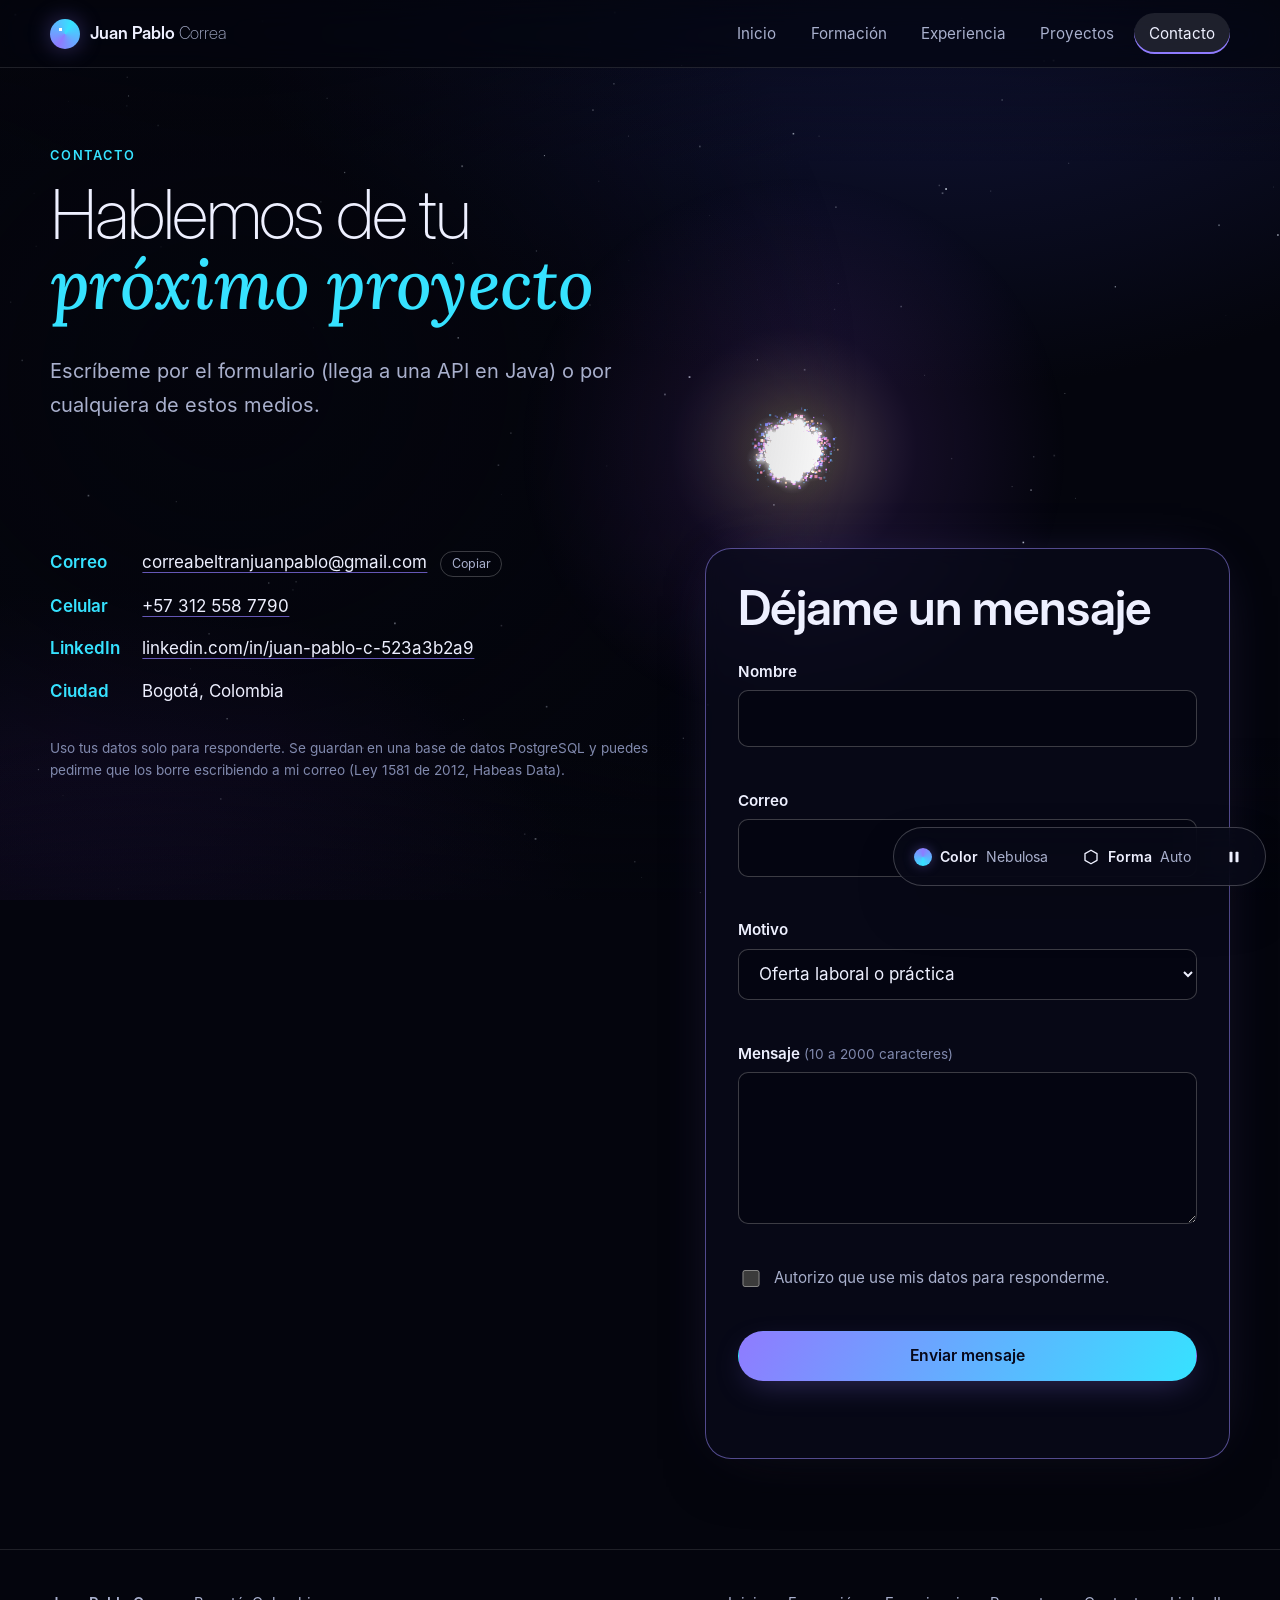
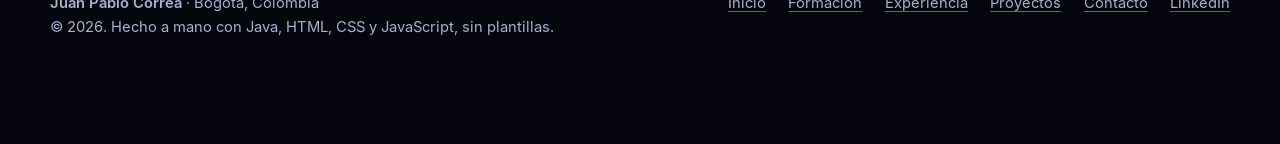
<file: portafolio-juanpablo/frontend/contacto.html>
<!DOCTYPE html>
<html lang="es-CO" data-page="contacto">
<head>
  <meta charset="utf-8">
  <meta name="viewport" content="width=device-width, initial-scale=1, viewport-fit=cover">
  <title>Contacto · Juan Pablo Correa</title>
  <meta name="description" content="Escríbeme por el formulario, por correo o por LinkedIn. Respondo mensajes sobre prácticas, vacantes y proyectos.">
  <meta name="author" content="Juan Pablo Correa">
  <meta name="theme-color" content="#05060f">
  <meta http-equiv="Content-Security-Policy" content="default-src 'self'; script-src 'self'; style-src 'self'; img-src 'self' data:; font-src 'self'; connect-src 'self' https: http://localhost:8080 http://127.0.0.1:8080; base-uri 'self'; form-action 'self' mailto:; object-src 'none'">
  <link rel="canonical" href="__SITE_URL__/contacto.html">
  <link rel="icon" href="img/favicon.svg" type="image/svg+xml">
  <meta property="og:type" content="website">
  <meta property="og:locale" content="es_CO">
  <meta property="og:site_name" content="Juan Pablo Correa">
  <meta property="og:title" content="Contacto · Juan Pablo Correa">
  <meta property="og:description" content="Escríbeme por el formulario, por correo o por LinkedIn. Respondo mensajes sobre prácticas, vacantes y proyectos.">
  <meta property="og:url" content="__SITE_URL__/contacto.html">
  <meta property="og:image" content="__SITE_URL__/img/og.png">
  <meta name="twitter:card" content="summary_large_image">
  <link rel="preload" href="fonts/display-200.woff" as="font" type="font/woff" crossorigin>
  <link rel="stylesheet" href="css/tokens.css">
  <link rel="stylesheet" href="css/components.css">
  <link rel="stylesheet" href="css/sections.css">
  <script src="js/boot.js"></script>
</head>
<body>
  <a class="skip-link" href="#contenido">Saltar al contenido</a>
  <canvas id="galaxy" aria-hidden="true"></canvas>
  <div class="vignette" aria-hidden="true"></div>

  <div class="site">
    <header class="header">
      <div class="wrap header__bar">
        <a class="brand" href="index.html" aria-label="Juan Pablo Correa, ir al inicio">
          <span class="brand__mark" aria-hidden="true"></span>
          <span class="brand__name">Juan Pablo <span>Correa</span></span>
        </a>
        <button class="nav-toggle" id="navToggle" type="button" aria-label="Abrir menú" aria-controls="nav" aria-expanded="false">
          <svg width="22" height="22" viewBox="0 0 24 24" fill="none" stroke="currentColor" stroke-width="2" stroke-linecap="round" aria-hidden="true"><path d="M4 7h16M4 12h16M4 17h16"/></svg>
        </button>
        <nav class="nav" id="nav" aria-label="Principal">
          <a href="index.html">Inicio</a>
          <a href="formacion.html">Formación</a>
          <a href="experiencia.html">Experiencia</a>
          <a href="proyectos.html">Proyectos</a>
          <a href="contacto.html" aria-current="page">Contacto</a>
        </nav>
      </div>
    </header>

    <main id="contenido">
      <header class="wrap page-head">
        <span class="kicker">Contacto</span>
        <h1 class="display">Hablemos de tu <span class="acc">próximo proyecto</span></h1>
        <p class="lead">Escríbeme por el formulario (llega a una API en Java) o por cualquiera de estos medios.</p>
      </header>

      <section class="section" data-shape="java" aria-label="Formas de contacto">
        <div class="wrap split">
          <div class="reveal">
            <dl class="contact-list">
              <div><dt>Correo</dt><dd><a href="mailto:correabeltranjuanpablo@gmail.com">correabeltranjuanpablo@gmail.com</a> <button class="copy-btn" type="button" data-copy="correabeltranjuanpablo@gmail.com">Copiar</button></dd></div>
              <div><dt>Celular</dt><dd><a href="tel:+573125587790">+57 312 558 7790</a></dd></div>
              <div><dt>LinkedIn</dt><dd><a href="https://www.linkedin.com/in/juan-pablo-c-523a3b2a9/" rel="noopener noreferrer" target="_blank">linkedin.com/in/juan-pablo-c-523a3b2a9</a></dd></div>
              <div class="is-hidden" data-config-show><dt>GitHub</dt><dd><a href="#" data-config-href="githubUrl" rel="noopener noreferrer" target="_blank">Mi perfil de GitHub</a></dd></div>
              <div><dt>Ciudad</dt><dd>Bogotá, Colombia</dd></div>
            </dl>
            <p class="privacy-note mt-l">Uso tus datos solo para responderte. Se guardan en una base de datos PostgreSQL y puedes pedirme que los borre escribiendo a mi correo (Ley 1581 de 2012, Habeas Data).</p>
          </div>

          <div class="panel panel--glow reveal" data-delay="1">
            <h2>Déjame un mensaje</h2>
            <form class="form" id="contactForm" method="post" action="contacto.html" novalidate>
              <div class="field" data-field="name">
                <label for="name">Nombre</label>
                <input type="text" id="name" name="name" autocomplete="name" required minlength="2" maxlength="120" aria-describedby="name-error">
                <p class="field__error" id="name-error" data-error-for="name" role="alert"></p>
              </div>
              <div class="field" data-field="email">
                <label for="email">Correo</label>
                <input type="email" id="email" name="email" autocomplete="email" required maxlength="254" aria-describedby="email-error">
                <p class="field__error" id="email-error" data-error-for="email" role="alert"></p>
              </div>
              <div class="field" data-field="reason">
                <label for="reason">Motivo</label>
                <select id="reason" name="reason" required aria-describedby="reason-error">
                  <option value="oferta">Oferta laboral o práctica</option>
                  <option value="colaboracion">Colaboración en un proyecto</option>
                  <option value="consulta">Pregunta sobre mi trabajo</option>
                  <option value="otro">Otro motivo</option>
                </select>
                <p class="field__error" id="reason-error" data-error-for="reason" role="alert"></p>
              </div>
              <div class="field" data-field="message">
                <label for="message">Mensaje <span class="hint-text">(10 a 2000 caracteres)</span></label>
                <textarea id="message" name="message" required minlength="10" maxlength="2000" aria-describedby="message-error"></textarea>
                <p class="field__error" id="message-error" data-error-for="message" role="alert"></p>
              </div>
              <div class="hp" aria-hidden="true">
                <label for="website">No llenes este campo</label>
                <input type="text" id="website" name="website" tabindex="-1" autocomplete="off">
              </div>
              <div class="field" data-field="consent">
                <label class="check" for="consent">
                  <input type="checkbox" id="consent" name="consent" aria-describedby="consent-error">
                  <span>Autorizo que use mis datos para responderme.</span>
                </label>
                <p class="field__error" id="consent-error" data-error-for="consent" role="alert"></p>
              </div>
              <button class="btn btn--primary" id="submitBtn" type="submit">Enviar mensaje</button>
              <p class="form-status" id="formStatus" role="status" aria-live="polite"></p>
              <noscript><p class="privacy-note">Este formulario necesita JavaScript. Puedes escribirme a <a href="mailto:correabeltranjuanpablo@gmail.com">correabeltranjuanpablo@gmail.com</a>.</p></noscript>
            </form>
          </div>
        </div>
      </section>
    </main>

    <footer class="footer">
      <div class="wrap footer__grid">
        <div>
          <p><strong>Juan Pablo Correa</strong> · Bogotá, Colombia</p>
          <p>© <span id="year">2026</span>. Hecho a mano con Java, HTML, CSS y JavaScript, sin plantillas.</p>
        </div>
        <nav aria-label="Pie de página">
          <a href="index.html">Inicio</a>
          <a href="formacion.html">Formación</a>
          <a href="experiencia.html">Experiencia</a>
          <a href="proyectos.html">Proyectos</a>
          <a href="contacto.html">Contacto</a>
          <a href="https://www.linkedin.com/in/juan-pablo-c-523a3b2a9/" rel="noopener noreferrer" target="_blank">LinkedIn</a>
        </nav>
      </div>
    </footer>
  </div>

  <div class="dock" role="group" aria-label="Controles de la galaxia">
    <button class="dock__btn" id="dockColor" type="button" aria-label="Cambiar el color de la galaxia (atajo: C)">
      <span class="dock__swatch" aria-hidden="true"></span>
      <span class="dock__label">Color</span>
      <span class="dock__value">Nebulosa</span>
    </button>
    <button class="dock__btn" id="dockShape" type="button" aria-label="Cambiar la forma de la galaxia (atajo: F)">
      <svg width="18" height="18" viewBox="0 0 24 24" fill="none" stroke="currentColor" stroke-width="1.8" stroke-linejoin="round" aria-hidden="true"><path d="M12 3l8 4.6v8.8L12 21l-8-4.6V7.6z"/></svg>
      <span class="dock__label">Forma</span>
      <span class="dock__value">Auto</span>
    </button>
    <button class="dock__btn dock__btn--icon" id="dockMotion" type="button" aria-pressed="false" aria-label="Pausar animación de la galaxia">
      <svg width="18" height="18" viewBox="0 0 24 24" fill="currentColor" aria-hidden="true"><rect x="6" y="5" width="4" height="14" rx="1"/><rect x="14" y="5" width="4" height="14" rx="1"/></svg>
    </button>
  </div>
  <p class="sr-only" id="galaxyStatus" role="status" aria-live="polite"></p>
  <div class="hint" id="hint" aria-hidden="true"></div>

  <script src="js/config.js" defer></script>
  <script src="js/galaxy/palettes.js" defer></script>
  <script src="js/galaxy/shapes.js" defer></script>
  <script src="js/galaxy/engine.js" defer></script>
  <script src="js/app.js" defer></script>
  <script src="js/contact.js" defer></script>
</body>
</html>
</file>
<file: frontend/css/tokens.css>
/* =====================================================================
   tokens.css — tipografías, variables de diseño y estilos base
   ===================================================================== */

@font-face {
  font-family: "Inter Display";
  src: url("../fonts/display-200.woff") format("woff");
  font-weight: 200;
  font-style: normal;
  font-display: swap;
}
@font-face {
  font-family: "Inter Display";
  src: url("../fonts/display-600.woff") format("woff");
  font-weight: 600;
  font-style: normal;
  font-display: swap;
}
@font-face {
  font-family: "Inter";
  src: url("../fonts/text-400.woff") format("woff");
  font-weight: 400;
  font-style: normal;
  font-display: swap;
}
@font-face {
  font-family: "Inter";
  src: url("../fonts/text-600.woff") format("woff");
  font-weight: 600;
  font-style: normal;
  font-display: swap;
}
@font-face {
  font-family: "Lora";
  src: url("../fonts/accent-italic.woff") format("woff");
  font-weight: 400 700;
  font-style: italic;
  font-display: swap;
}

:root {
  color-scheme: dark;

  /* Espacio profundo */
  --space-0: #04050d;
  --space-1: #080a18;
  --space-2: #0d1024;

  /* Texto */
  --ink: #eef0ff;
  --ink-muted: #a9b0cd;
  --ink-faint: #8089ad;

  /* Líneas y superficies */
  --line: rgba(255, 255, 255, 0.11);
  --line-strong: rgba(255, 255, 255, 0.22);
  --panel: rgba(10, 12, 28, 0.66);
  --panel-solid: #0b0d1f;

  /* Acentos: la galaxia los reescribe al cambiar de paleta */
  --accent: #8f7bff;
  --accent-2: #36e2ff;
  --accent-ink: #07081a;
  --accent-glow: rgba(143, 123, 255, 0.35);

  /* Forma */
  --radius-s: 10px;
  --radius-m: 16px;
  --radius-l: 26px;
  --shadow: 0 24px 60px -24px rgba(0, 0, 0, 0.7);
  --ease: cubic-bezier(0.22, 0.8, 0.24, 1);
  --header-h: 68px;

  /* Tipografía */
  --font-display: "Inter Display", "Inter", system-ui, -apple-system, "Segoe UI", Roboto, sans-serif;
  --font-text: "Inter", system-ui, -apple-system, "Segoe UI", Roboto, "Helvetica Neue", Arial, sans-serif;
  --font-accent: "Lora", Georgia, "Times New Roman", serif;
  --font-mono: ui-monospace, "SF Mono", "Cascadia Code", Consolas, "DejaVu Sans Mono", monospace;
}

*,
*::before,
*::after {
  box-sizing: border-box;
}

html {
  scroll-behavior: smooth;
  scroll-padding-top: calc(var(--header-h) + 16px);
  -webkit-text-size-adjust: 100%;
}

body {
  margin: 0;
  min-height: 100vh;
  font-family: var(--font-text);
  font-size: 1.0625rem;
  line-height: 1.65;
  color: var(--ink);
  background:
    radial-gradient(1200px 800px at 72% -10%, #141842 0%, transparent 60%),
    radial-gradient(900px 700px at 8% 108%, #1b1036 0%, transparent 55%),
    var(--space-0);
  background-attachment: fixed;
  overflow-x: hidden;
}

img,
svg {
  display: block;
  max-width: 100%;
}

h1,
h2,
h3,
h4 {
  margin: 0 0 0.5em;
  font-family: var(--font-display);
  font-weight: 600;
  line-height: 1.12;
  letter-spacing: -0.02em;
  text-wrap: balance;
}

h1 { font-size: clamp(2.5rem, 6.6vw, 5.4rem); }
h2 { font-size: clamp(1.9rem, 4.2vw, 3rem); }
h3 { font-size: 1.25rem; }
h4 { font-size: 1.05rem; }

p { margin: 0 0 1em; }
ul, ol { margin: 0; padding: 0; }

a {
  color: inherit;
  text-decoration-color: color-mix(in srgb, var(--accent) 70%, transparent);
  text-underline-offset: 0.22em;
  text-decoration-thickness: 1px;
}
a:hover { text-decoration-color: var(--accent-2); }

strong { font-weight: 600; }

small { color: var(--ink-muted); }

code,
kbd {
  font-family: var(--font-mono);
  font-size: 0.9em;
  padding: 0.12em 0.42em;
  border-radius: 6px;
  background: rgba(255, 255, 255, 0.07);
  border: 1px solid var(--line);
}

::selection {
  background: var(--accent);
  color: var(--accent-ink);
}

:focus-visible {
  outline: 3px solid var(--accent-2);
  outline-offset: 3px;
  border-radius: 6px;
}

[hidden] { display: none !important; }

.sr-only {
  position: absolute;
  width: 1px;
  height: 1px;
  margin: -1px;
  padding: 0;
  overflow: hidden;
  clip: rect(0, 0, 0, 0);
  white-space: nowrap;
  border: 0;
}

.skip-link {
  position: fixed;
  left: 12px;
  top: -80px;
  z-index: 200;
  padding: 0.6rem 1rem;
  border-radius: var(--radius-s);
  background: var(--accent);
  color: var(--accent-ink);
  font-weight: 600;
  text-decoration: none;
  transition: top 0.2s var(--ease);
}
.skip-link:focus { top: 12px; }

/* Lienzo de la galaxia: siempre detrás del contenido */
#galaxy {
  position: fixed;
  inset: 0;
  z-index: 0;
  width: 100%;
  height: 100%;
  pointer-events: none;
}

/* Viñeta para asegurar lectura del texto sobre las partículas */
.vignette {
  position: fixed;
  inset: 0;
  z-index: 1;
  pointer-events: none;
  background:
    radial-gradient(ellipse 70% 90% at 18% 42%, rgba(4, 5, 13, 0.72) 0%, rgba(4, 5, 13, 0) 70%),
    linear-gradient(180deg, rgba(4, 5, 13, 0.55) 0%, rgba(4, 5, 13, 0) 18%, rgba(4, 5, 13, 0) 82%, rgba(4, 5, 13, 0.65) 100%);
}

.site {
  position: relative;
  z-index: 2;
}

.wrap {
  width: min(1180px, 100% - 2.5rem);
  margin-inline: auto;
}

@media (prefers-reduced-motion: reduce) {
  html { scroll-behavior: auto; }
  *,
  *::before,
  *::after {
    animation-duration: 0.001ms !important;
    animation-iteration-count: 1 !important;
    transition-duration: 0.001ms !important;
  }
}
</file>
<file: frontend/css/components.css>
/* =====================================================================
   components.css — encabezado, botones, paneles, tablas, formularios,
   controles de la galaxia
   ===================================================================== */

/* ---------- Encabezado ---------- */
.header {
  position: sticky;
  top: 0;
  z-index: 50;
  height: var(--header-h);
  border-bottom: 1px solid var(--line);
  background: rgba(4, 5, 13, 0.62);
  -webkit-backdrop-filter: blur(16px) saturate(1.3);
  backdrop-filter: blur(16px) saturate(1.3);
}
.header__bar {
  height: 100%;
  display: flex;
  align-items: center;
  justify-content: space-between;
  gap: 1rem;
}
.brand {
  display: inline-flex;
  align-items: center;
  gap: 0.65rem;
  font-family: var(--font-display);
  font-weight: 600;
  letter-spacing: -0.01em;
  text-decoration: none;
}
.brand__mark {
  width: 30px;
  height: 30px;
  border-radius: 50%;
  background:
    radial-gradient(circle at 35% 35%, #fff 0 6%, transparent 7%),
    conic-gradient(from 210deg, var(--accent), var(--accent-2), var(--accent));
  box-shadow: 0 0 22px var(--accent-glow);
}
.brand__name span { color: var(--ink-muted); font-weight: 200; }

.nav {
  display: flex;
  align-items: center;
  gap: 0.25rem;
}
.nav a {
  padding: 0.5rem 0.95rem;
  border-radius: 999px;
  font-size: 0.95rem;
  color: var(--ink-muted);
  text-decoration: none;
  transition: color 0.2s, background 0.2s;
}
.nav a:hover { color: var(--ink); background: rgba(255, 255, 255, 0.07); }
.nav a[aria-current="page"] {
  color: var(--ink);
  background: rgba(255, 255, 255, 0.1);
  box-shadow: inset 0 -2px 0 var(--accent);
}

.nav-toggle {
  display: none;
  width: 44px;
  height: 44px;
  border-radius: 50%;
  border: 1px solid var(--line-strong);
  background: rgba(255, 255, 255, 0.06);
  color: var(--ink);
  cursor: pointer;
}
.nav-toggle svg { margin: auto; }

@media (max-width: 800px) {
  .nav-toggle { display: inline-flex; }
  .nav {
    position: absolute;
    top: var(--header-h);
    left: 0;
    right: 0;
    flex-direction: column;
    align-items: stretch;
    gap: 0.2rem;
    padding: 0.8rem 1.25rem 1.2rem;
    background: rgba(4, 5, 13, 0.94);
    border-bottom: 1px solid var(--line);
    -webkit-backdrop-filter: blur(16px);
    backdrop-filter: blur(16px);
    display: none;
  }
  .nav.is-open { display: flex; }
  .nav a { padding: 0.85rem 1rem; font-size: 1.05rem; }
}

/* ---------- Botones ---------- */
.btn {
  display: inline-flex;
  align-items: center;
  justify-content: center;
  gap: 0.55rem;
  min-height: 46px;
  padding: 0.7rem 1.5rem;
  border-radius: 999px;
  border: 1px solid var(--line-strong);
  background: rgba(255, 255, 255, 0.05);
  color: var(--ink);
  font: inherit;
  font-weight: 600;
  font-size: 0.98rem;
  text-decoration: none;
  cursor: pointer;
  transition: transform 0.25s var(--ease), background 0.25s, border-color 0.25s, box-shadow 0.25s;
}
.btn:hover {
  transform: translateY(-2px);
  background: rgba(255, 255, 255, 0.11);
  border-color: rgba(255, 255, 255, 0.4);
}
.btn--primary {
  border-color: transparent;
  color: var(--accent-ink);
  background: linear-gradient(120deg, var(--accent), var(--accent-2));
  box-shadow: 0 10px 32px -10px var(--accent-glow);
}
.btn--primary:hover {
  background: linear-gradient(120deg, var(--accent), var(--accent-2));
  border-color: transparent;
  box-shadow: 0 16px 40px -10px var(--accent-glow);
}
.btn[disabled] { opacity: 0.6; cursor: progress; transform: none; }
.actions { display: flex; flex-wrap: wrap; gap: 0.85rem; margin-top: 1.8rem; }

/* ---------- Texto con énfasis ---------- */
.eyebrow {
  display: inline-flex;
  align-items: center;
  gap: 0.6rem;
  margin: 0 0 1.4rem;
  padding: 0.35rem 0.95rem 0.35rem 0.8rem;
  border: 1px solid var(--line);
  border-radius: 999px;
  background: rgba(255, 255, 255, 0.04);
  color: var(--ink-muted);
  font-size: 0.82rem;
  letter-spacing: 0.07em;
  text-transform: uppercase;
}
.eyebrow .dot {
  width: 8px;
  height: 8px;
  border-radius: 50%;
  background: #4dffb4;
  box-shadow: 0 0 0 0 rgba(77, 255, 180, 0.6);
  animation: pulse 2.4s infinite;
}
@keyframes pulse {
  0% { box-shadow: 0 0 0 0 rgba(77, 255, 180, 0.55); }
  70% { box-shadow: 0 0 0 9px rgba(77, 255, 180, 0); }
  100% { box-shadow: 0 0 0 0 rgba(77, 255, 180, 0); }
}

.display { font-weight: 200; letter-spacing: -0.035em; line-height: 1.02; }
.display strong { font-weight: 600; }

.acc {
  font-family: var(--font-accent);
  font-style: italic;
  font-weight: 500;
  letter-spacing: -0.01em;
  color: var(--accent-2);
}
.grad {
  background: linear-gradient(110deg, var(--accent) 0%, var(--accent-2) 100%);
  -webkit-background-clip: text;
  background-clip: text;
  color: transparent;
  font-weight: 600;
}
.lead {
  max-width: 40rem;
  color: var(--ink-muted);
  font-size: clamp(1.05rem, 1.6vw, 1.25rem);
  line-height: 1.7;
}
.lead strong { color: var(--ink); }
mark {
  padding: 0 0.3em;
  border-radius: 5px;
  background: color-mix(in srgb, var(--accent) 38%, transparent);
  color: var(--ink);
}
abbr[title] { text-decoration: underline dotted; cursor: help; }
blockquote {
  margin: 2rem 0 0;
  padding: 1.2rem 1.6rem;
  border-left: 3px solid var(--accent);
  border-radius: 0 var(--radius-m) var(--radius-m) 0;
  background: var(--panel);
  font-family: var(--font-accent);
  font-style: italic;
  font-size: 1.25rem;
  color: var(--ink);
}

/* ---------- Paneles ---------- */
.panel {
  padding: clamp(1.3rem, 3vw, 2rem);
  border: 1px solid var(--line);
  border-radius: var(--radius-l);
  background: var(--panel);
  -webkit-backdrop-filter: blur(10px);
  backdrop-filter: blur(10px);
  box-shadow: var(--shadow);
}
.panel--glow {
  border-color: color-mix(in srgb, var(--accent) 45%, var(--line));
  box-shadow: var(--shadow), 0 0 60px -28px var(--accent-glow);
}

.chips {
  display: flex;
  flex-wrap: wrap;
  gap: 0.45rem;
  margin: 0;
  padding: 0;
  list-style: none;
}
.chips li {
  padding: 0.22rem 0.75rem;
  border: 1px solid var(--line);
  border-radius: 999px;
  background: rgba(255, 255, 255, 0.05);
  color: var(--ink-muted);
  font-size: 0.82rem;
}
.chips li.is-main {
  color: var(--ink);
  border-color: color-mix(in srgb, var(--accent) 65%, transparent);
  background: color-mix(in srgb, var(--accent) 18%, transparent);
}

/* ---------- Tablas ---------- */
.table-wrap {
  overflow-x: auto;
  border: 1px solid var(--line);
  border-radius: var(--radius-l);
  background: var(--panel);
  -webkit-backdrop-filter: blur(10px);
  backdrop-filter: blur(10px);
  box-shadow: var(--shadow);
}
table {
  width: 100%;
  min-width: 600px;
  border-collapse: collapse;
}
caption {
  padding: 1.1rem 1.4rem 0.4rem;
  text-align: left;
  font-family: var(--font-display);
  font-weight: 600;
  font-size: 1.1rem;
}
th,
td {
  padding: 0.85rem 1.4rem;
  text-align: left;
  vertical-align: top;
  border-top: 1px solid var(--line);
}
thead th {
  color: var(--ink-muted);
  font-size: 0.78rem;
  font-weight: 600;
  letter-spacing: 0.08em;
  text-transform: uppercase;
  border-top: 0;
  white-space: nowrap;
}
tbody th { font-weight: 600; }
tbody tr:hover { background: rgba(255, 255, 255, 0.035); }
tfoot td { color: var(--ink-muted); font-size: 0.92rem; }
td small { display: block; margin-top: 0.15rem; }

/* En pantallas angostas cada fila de la tabla se convierte en una tarjeta */
@media (max-width: 640px) {
  table { min-width: 0; }
  thead { position: absolute; width: 1px; height: 1px; overflow: hidden; clip: rect(0, 0, 0, 0); }
  tbody tr { display: block; padding: 0.9rem 1.1rem; border-top: 1px solid var(--line); }
  tbody tr:first-child { border-top: 0; }
  tbody th, tbody td { display: block; padding: 0.1rem 0; border: 0; }
  tbody td[data-label]::before {
    content: attr(data-label) ": ";
    color: var(--ink-faint);
    font-size: 0.8rem;
  }
  tbody td .badge { margin-top: 0.2rem; }
  tfoot td { display: block; padding: 0.9rem 1.1rem; }
}

.badge {
  display: inline-block;
  padding: 0.12rem 0.65rem;
  border-radius: 999px;
  border: 1px solid var(--line-strong);
  font-size: 0.78rem;
  font-weight: 600;
  white-space: nowrap;
}
.badge--live {
  color: #4dffb4;
  border-color: rgba(77, 255, 180, 0.5);
  background: rgba(77, 255, 180, 0.08);
}
.badge--wip {
  color: #ffc864;
  border-color: rgba(255, 200, 100, 0.5);
  background: rgba(255, 200, 100, 0.08);
}
.badge--done {
  color: var(--accent-2);
  border-color: color-mix(in srgb, var(--accent-2) 50%, transparent);
  background: color-mix(in srgb, var(--accent-2) 10%, transparent);
}

/* ---------- Formularios ---------- */
.form { display: grid; gap: 1.1rem; }
.field { display: grid; gap: 0.4rem; }
.field label,
.field legend { font-weight: 600; font-size: 0.95rem; }
.field .hint-text { color: var(--ink-faint); font-size: 0.85rem; font-weight: 400; }
input[type="text"],
input[type="email"],
input[type="search"],
select,
textarea {
  width: 100%;
  padding: 0.85rem 1rem;
  border: 1px solid var(--line-strong);
  border-radius: var(--radius-s);
  background: rgba(4, 5, 13, 0.55);
  color: var(--ink);
  font: inherit;
  transition: border-color 0.2s, box-shadow 0.2s;
}
input::placeholder,
textarea::placeholder { color: var(--ink-faint); }
input:focus,
select:focus,
textarea:focus {
  outline: none;
  border-color: var(--accent-2);
  box-shadow: 0 0 0 3px color-mix(in srgb, var(--accent-2) 30%, transparent);
}
textarea { min-height: 9.5rem; resize: vertical; }
select option { background: var(--panel-solid); color: var(--ink); }
.field.has-error input,
.field.has-error select,
.field.has-error textarea { border-color: #ff6b8a; }
.field__error { min-height: 1.2em; margin: 0; color: #ff9db3; font-size: 0.87rem; }
.check { display: flex; gap: 0.7rem; align-items: flex-start; font-size: 0.92rem; color: var(--ink-muted); }
.field label.check { font-weight: 400; }
.check input { margin-top: 0.3rem; width: 1.1rem; height: 1.1rem; accent-color: var(--accent); flex: none; }
html:not(.js) #submitBtn { display: none; } /* sin JavaScript el formulario no puede enviarse: queda el correo directo */
.hp { position: absolute; left: -9999px; width: 1px; height: 1px; overflow: hidden; }

.form-status {
  min-height: 1.6em;
  margin: 0;
  padding: 0;
  font-weight: 600;
}
.form-status.is-info { color: var(--accent-2); }
.form-status.is-ok { color: #4dffb4; }
.form-status.is-error { color: #ff9db3; }
.form-status a { color: inherit; }

.search {
  display: flex;
  flex-wrap: wrap;
  gap: 0.7rem;
  align-items: end;
  margin-top: 1.8rem;
}
.search .field { flex: 1 1 260px; }

/* ---------- Controles de la galaxia ---------- */
.dock {
  position: fixed;
  right: max(14px, env(safe-area-inset-right));
  bottom: max(14px, env(safe-area-inset-bottom));
  z-index: 60;
  display: flex;
  gap: 0.4rem;
  padding: 0.4rem;
  border: 1px solid var(--line-strong);
  border-radius: 999px;
  background: rgba(8, 10, 24, 0.78);
  -webkit-backdrop-filter: blur(14px);
  backdrop-filter: blur(14px);
  box-shadow: var(--shadow);
}
.dock__btn {
  display: inline-flex;
  align-items: center;
  gap: 0.5rem;
  min-height: 44px;
  padding: 0 0.95rem 0 0.8rem;
  border: 0;
  border-radius: 999px;
  background: transparent;
  color: var(--ink);
  font: inherit;
  font-size: 0.88rem;
  font-weight: 600;
  cursor: pointer;
  transition: background 0.2s;
}
.dock__btn:hover { background: rgba(255, 255, 255, 0.1); }
.dock__btn[aria-pressed="true"] { background: rgba(255, 255, 255, 0.14); }
.dock__swatch {
  width: 18px;
  height: 18px;
  border-radius: 50%;
  background: conic-gradient(var(--accent), var(--accent-2), var(--accent));
  box-shadow: 0 0 12px var(--accent-glow);
}
.dock__btn svg { flex: none; }
.dock__value { color: var(--ink-muted); font-weight: 400; }

@media (max-width: 560px) {
  .dock { left: 14px; right: 14px; justify-content: space-between; }
  .dock__btn { padding: 0 0.7rem; flex: 1; justify-content: center; }
  .dock__btn--icon { flex: 0 0 44px; padding: 0; }
  .dock__label { display: none; }
}

.hint {
  position: fixed;
  left: 50%;
  bottom: 78px;
  z-index: 55;
  max-width: calc(100% - 2rem);
  padding: 0.6rem 1.1rem;
  border: 1px solid var(--line-strong);
  border-radius: 999px;
  background: rgba(8, 10, 24, 0.82);
  -webkit-backdrop-filter: blur(12px);
  backdrop-filter: blur(12px);
  color: var(--ink-muted);
  font-size: 0.86rem;
  text-align: center;
  transform: translate(-50%, 12px);
  opacity: 0;
  pointer-events: none;
  transition: opacity 0.5s var(--ease), transform 0.5s var(--ease);
}
.hint.is-visible { opacity: 1; transform: translate(-50%, 0); }

/* ---------- Aparición al hacer scroll (solo si hay JavaScript) ---------- */
.js .reveal {
  opacity: 0;
  transform: translateY(22px);
  transition: opacity 0.8s var(--ease), transform 0.8s var(--ease);
}
.js .reveal.is-visible { opacity: 1; transform: none; }
.js .reveal[data-delay="1"] { transition-delay: 0.08s; }
.js .reveal[data-delay="2"] { transition-delay: 0.16s; }
.js .reveal[data-delay="3"] { transition-delay: 0.24s; }

.is-hidden { display: none !important; }
</file>
<file: frontend/css/sections.css>
/* =====================================================================
   sections.css — hero, secciones, tarjetas, línea de tiempo, arquitectura,
   contacto, pie de página e impresión
   ===================================================================== */

/* ---------- Hero ---------- */
/* El texto ocupa la izquierda; la derecha queda libre para que se vea la galaxia. */
.hero {
  min-height: calc(100svh - var(--header-h) - 3rem);
  display: flex;
  align-items: center;
  padding: clamp(2.5rem, 6vw, 5rem) 0 clamp(4rem, 8vw, 6rem);
}
.hero__text { max-width: 41rem; }
.hero__text > * { animation: rise 0.9s var(--ease) both; }
.hero__text > *:nth-child(2) { animation-delay: 0.08s; }
.hero__text > *:nth-child(3) { animation-delay: 0.16s; }
.hero__text > *:nth-child(4) { animation-delay: 0.24s; }
@keyframes rise {
  from { opacity: 0; transform: translateY(26px); }
  to { opacity: 1; transform: none; }
}
.hero__text h1 { margin-bottom: 0.45em; }

.now h2 {
  margin-bottom: 1rem;
  color: var(--ink-muted);
  font-family: var(--font-text);
  font-size: 0.78rem;
  font-weight: 600;
  letter-spacing: 0.1em;
  text-transform: uppercase;
}
.now ul { list-style: none; display: grid; grid-template-columns: repeat(auto-fit, minmax(230px, 1fr)); gap: 1.2rem 1.8rem; }
.now li { display: grid; grid-template-columns: 1.1rem 1fr; gap: 0.7rem; font-size: 0.95rem; line-height: 1.45; }
.now li::before {
  content: "";
  width: 8px;
  height: 8px;
  margin-top: 0.45em;
  border-radius: 50%;
  background: var(--accent-2);
  box-shadow: 0 0 10px var(--accent-2);
}
.now li span { color: var(--ink-muted); }

.facts {
  display: grid;
  grid-template-columns: repeat(3, auto);
  justify-content: start;
  gap: 1.2rem 2.6rem;
  margin: 2.6rem 0 0;
  padding: 0;
  list-style: none;
}
.facts li { display: grid; gap: 0.1rem; }
.facts strong {
  font-family: var(--font-display);
  font-weight: 200;
  font-size: clamp(1.7rem, 3vw, 2.4rem);
  letter-spacing: -0.03em;
  line-height: 1.1;
}
.facts span { color: var(--ink-muted); font-size: 0.85rem; }

@media (max-width: 900px) {
  .hero { min-height: auto; }
  .facts { grid-template-columns: repeat(3, 1fr); gap: 1rem; }
}

/* ---------- Secciones ---------- */
.section { padding: clamp(3.2rem, 7vw, 6rem) 0; }
.section__head { max-width: 46rem; margin-bottom: 2.4rem; }
.section__head p { color: var(--ink-muted); }
.kicker {
  display: block;
  margin-bottom: 0.8rem;
  color: var(--accent-2);
  font-size: 0.8rem;
  font-weight: 600;
  letter-spacing: 0.14em;
  text-transform: uppercase;
}

.page-head { padding: clamp(2.6rem, 6vw, 5rem) 0 1rem; }
.page-head h1 { font-size: clamp(2.3rem, 5.4vw, 4.4rem); max-width: 18ch; }

.grid {
  display: grid;
  grid-template-columns: repeat(auto-fit, minmax(250px, 1fr));
  gap: 1.3rem;
}
.grid--cards { grid-template-columns: repeat(auto-fit, minmax(min(100%, 300px), 1fr)); }
.grid--2 { grid-template-columns: repeat(auto-fit, minmax(min(100%, 480px), 1fr)); }
.split {
  display: grid;
  grid-template-columns: minmax(0, 1.15fr) minmax(0, 1fr);
  gap: clamp(1.6rem, 4vw, 3.4rem);
  align-items: start;
}
@media (max-width: 900px) { .split { grid-template-columns: 1fr; } }

/* ---------- Tarjetas de valor ---------- */
.card { display: flex; flex-direction: column; gap: 0.55rem; height: 100%; }
.card__icon {
  display: grid;
  place-items: center;
  width: 46px;
  height: 46px;
  margin-bottom: 0.5rem;
  border: 1px solid var(--line-strong);
  border-radius: 14px;
  background: linear-gradient(140deg, color-mix(in srgb, var(--accent) 30%, transparent), color-mix(in srgb, var(--accent-2) 14%, transparent));
  color: var(--ink);
}
.card h3 { margin: 0; }
.card p { margin: 0; color: var(--ink-muted); font-size: 0.97rem; }

/* ---------- Proyectos ---------- */
.project { display: flex; flex-direction: column; gap: 0.9rem; height: 100%; }
.project__top { display: flex; flex-wrap: wrap; align-items: center; justify-content: space-between; gap: 0.6rem; }
.project h3 { margin: 0; font-size: 1.5rem; }
.project p { margin: 0; color: var(--ink-muted); }
ul.points, .project ul.points { margin: 0; padding-left: 1.15rem; color: var(--ink-muted); display: grid; gap: 0.3rem; }
.project .chips { margin-top: auto; }
.project--featured { grid-column: 1 / -1; }
.project--featured h3 { font-size: clamp(1.7rem, 3.2vw, 2.4rem); font-weight: 200; }
.project--featured h3 strong { font-weight: 600; }
.project__links { display: flex; gap: 1.2rem; flex-wrap: wrap; }
.project__links a { font-weight: 600; }
.no-results { padding: 1.4rem; color: var(--ink-muted); }

/* ---------- Cifras ---------- */
.metrics {
  display: grid;
  grid-template-columns: repeat(auto-fit, minmax(150px, 1fr));
  gap: 1rem;
  margin: 0 0 1.6rem;
  padding: 0;
  list-style: none;
}
.metrics li {
  display: grid;
  gap: 0.2rem;
  padding: 1.1rem 1.3rem;
  border: 1px solid var(--line);
  border-radius: var(--radius-m);
  background: var(--panel);
  -webkit-backdrop-filter: blur(10px);
  backdrop-filter: blur(10px);
}
.metrics strong {
  font-family: var(--font-display);
  font-weight: 200;
  font-size: clamp(2.2rem, 4vw, 3.2rem);
  letter-spacing: -0.03em;
  line-height: 1;
  background: linear-gradient(110deg, var(--accent), var(--accent-2));
  -webkit-background-clip: text;
  background-clip: text;
  color: transparent;
}
.metrics span { color: var(--ink-muted); font-size: 0.9rem; }
.panel > h3 { margin-bottom: 0.8rem; }

/* ---------- Línea de tiempo ---------- */
.timeline {
  position: relative;
  margin: 0;
  padding: 0 0 0 1.9rem;
  list-style: none;
  border-left: 1px solid var(--line-strong);
}
.milestone { position: relative; padding-bottom: 2.4rem; }
.milestone:last-child { padding-bottom: 0; }
.milestone::before {
  content: "";
  position: absolute;
  left: calc(-1.9rem - 6px);
  top: 0.5rem;
  width: 11px;
  height: 11px;
  border-radius: 50%;
  background: var(--accent);
  box-shadow: 0 0 0 4px color-mix(in srgb, var(--accent) 25%, transparent), 0 0 18px var(--accent-glow);
}
.milestone--future::before { background: transparent; border: 2px dashed var(--accent-2); box-shadow: none; }
.milestone time {
  display: block;
  margin-bottom: 0.15rem;
  color: var(--accent-2);
  font-size: 0.8rem;
  font-weight: 600;
  letter-spacing: 0.09em;
  text-transform: uppercase;
}
.milestone h3 { margin-bottom: 0.15rem; }
.milestone .org { color: var(--ink-muted); margin-bottom: 0.7rem; }
.milestone ul { display: grid; gap: 0.35rem; padding-left: 1.15rem; color: var(--ink-muted); }

/* ---------- Arquitectura ---------- */
.arch { display: grid; grid-template-columns: minmax(0, 1.1fr) minmax(0, 1fr); gap: 2rem; align-items: center; }
.arch__svg { width: 100%; height: auto; }
.arch__svg .ring-out { fill: color-mix(in srgb, var(--accent-2) 8%, transparent); stroke: color-mix(in srgb, var(--accent-2) 55%, transparent); }
.arch__svg .ring-mid { fill: color-mix(in srgb, var(--accent) 12%, transparent); stroke: color-mix(in srgb, var(--accent) 65%, transparent); }
.arch__svg .ring-in { fill: color-mix(in srgb, var(--accent) 38%, #0b0d1f); stroke: var(--accent); }
.arch__svg .box { fill: rgba(255, 255, 255, 0.05); stroke: var(--line-strong); }
.arch__svg .link { stroke: var(--ink-muted); stroke-width: 1.5; fill: none; marker-end: url(#arrow); }
.arch__svg text { fill: var(--ink); font-family: var(--font-text); font-size: 14px; }
.arch__svg .t-sub { fill: var(--ink-muted); font-size: 12px; }
.arch__svg .t-strong { font-weight: 600; font-size: 15px; }
.layers { display: grid; gap: 0.8rem; margin: 0; padding: 0; list-style: none; }
.layers li {
  padding: 0.95rem 1.1rem;
  border: 1px solid var(--line);
  border-left-width: 3px;
  border-radius: var(--radius-m);
  background: rgba(255, 255, 255, 0.04);
}
.layers li:nth-child(1) { border-left-color: var(--accent); }
.layers li:nth-child(2) { border-left-color: color-mix(in srgb, var(--accent) 50%, var(--accent-2)); }
.layers li:nth-child(3) { border-left-color: var(--accent-2); }
.layers b { display: block; font-family: var(--font-display); }
.layers span { color: var(--ink-muted); font-size: 0.93rem; }
@media (max-width: 900px) {
  .arch { grid-template-columns: 1fr; }
  .arch__svg { display: none; }
}

pre.code {
  margin: 0;
  padding: 1.2rem 1.3rem;
  overflow-x: auto;
  border: 1px solid var(--line);
  border-radius: var(--radius-m);
  background: rgba(4, 5, 13, 0.8);
  font-family: var(--font-mono);
  font-size: 0.86rem;
  line-height: 1.7;
  tab-size: 2;
}
pre.code code { padding: 0; border: 0; background: none; font-size: inherit; }
.tok-k { color: #c8a4ff; }
.tok-t { color: #7fdcff; }
.tok-s { color: #9ff0b8; }
.tok-c { color: var(--ink-faint); font-style: italic; }
.tok-a { color: #ffc864; }
.code-cap { margin: 0.7rem 0 0; font-size: 0.85rem; color: var(--ink-faint); }

/* ---------- Contacto ---------- */
.contact-list { display: grid; grid-template-columns: auto 1fr; gap: 0.9rem 1.4rem; margin: 0; }
.contact-list > div { display: contents; }
.contact-list dt { color: var(--accent-2); font-weight: 600; }
.contact-list dd { margin: 0; overflow-wrap: anywhere; }
.copy-btn {
  margin-left: 0.5rem;
  padding: 0.12rem 0.65rem;
  border: 1px solid var(--line-strong);
  border-radius: 999px;
  background: transparent;
  color: var(--ink-muted);
  font: inherit;
  font-size: 0.78rem;
  cursor: pointer;
}
.copy-btn:hover { color: var(--ink); border-color: var(--accent-2); }
.privacy-note { margin: 0; color: var(--ink-faint); font-size: 0.85rem; }

/* ---------- Llamado final ---------- */
.cta { text-align: center; padding: clamp(2.4rem, 6vw, 4rem) clamp(1.3rem, 4vw, 3rem); }
.cta h2 { max-width: 20ch; margin-inline: auto; }
.cta .lead { margin-inline: auto; }
.cta .actions { justify-content: center; }

/* ---------- Pie de página ---------- */
.footer { padding: 2.6rem 0 6.5rem; border-top: 1px solid var(--line); color: var(--ink-muted); font-size: 0.92rem; }
.footer__grid { display: flex; flex-wrap: wrap; justify-content: space-between; gap: 1rem 2rem; }
.footer p { margin: 0; }
.footer nav { display: flex; flex-wrap: wrap; gap: 0.4rem 1.4rem; }

/* ---------- Impresión (la hoja de vida se puede imprimir) ---------- */
@media print {
  :root { --ink: #111; --ink-muted: #333; --ink-faint: #555; --line: #bbb; --line-strong: #999; --panel: #fff; }
  body { background: #fff; color: #111; }
  #galaxy, .vignette, .dock, .hint, .header, .actions, .search, .form, .skip-link { display: none !important; }
  .panel, .table-wrap { box-shadow: none; background: #fff; backdrop-filter: none; border-color: #bbb; }
  .js .reveal { opacity: 1; transform: none; }
  .grad, .acc { color: #111; background: none; -webkit-text-fill-color: #111; }
  a { text-decoration: none; }
}
.now-section { padding-top: 0; }

/* ---------- Utilidades (al final para ganar a las reglas anteriores) ---------- */
.mt-m { margin-top: 1rem; }
.mt-l { margin-top: 2rem; }
</file>
<file: portafolio-juanpablo/frontend/css/tokens.css>
/* =====================================================================
   tokens.css — tipografías, variables de diseño y estilos base
   ===================================================================== */

@font-face {
  font-family: "Inter Display";
  src: url("../fonts/display-200.woff") format("woff");
  font-weight: 200;
  font-style: normal;
  font-display: swap;
}
@font-face {
  font-family: "Inter Display";
  src: url("../fonts/display-600.woff") format("woff");
  font-weight: 600;
  font-style: normal;
  font-display: swap;
}
@font-face {
  font-family: "Inter";
  src: url("../fonts/text-400.woff") format("woff");
  font-weight: 400;
  font-style: normal;
  font-display: swap;
}
@font-face {
  font-family: "Inter";
  src: url("../fonts/text-600.woff") format("woff");
  font-weight: 600;
  font-style: normal;
  font-display: swap;
}
@font-face {
  font-family: "Lora";
  src: url("../fonts/accent-italic.woff") format("woff");
  font-weight: 400 700;
  font-style: italic;
  font-display: swap;
}

:root {
  color-scheme: dark;

  /* Espacio profundo */
  --space-0: #04050d;
  --space-1: #080a18;
  --space-2: #0d1024;

  /* Texto */
  --ink: #eef0ff;
  --ink-muted: #a9b0cd;
  --ink-faint: #8089ad;

  /* Líneas y superficies */
  --line: rgba(255, 255, 255, 0.11);
  --line-strong: rgba(255, 255, 255, 0.22);
  --panel: rgba(10, 12, 28, 0.66);
  --panel-solid: #0b0d1f;

  /* Acentos: la galaxia los reescribe al cambiar de paleta */
  --accent: #8f7bff;
  --accent-2: #36e2ff;
  --accent-ink: #07081a;
  --accent-glow: rgba(143, 123, 255, 0.35);

  /* Forma */
  --radius-s: 10px;
  --radius-m: 16px;
  --radius-l: 26px;
  --shadow: 0 24px 60px -24px rgba(0, 0, 0, 0.7);
  --ease: cubic-bezier(0.22, 0.8, 0.24, 1);
  --header-h: 68px;

  /* Tipografía */
  --font-display: "Inter Display", "Inter", system-ui, -apple-system, "Segoe UI", Roboto, sans-serif;
  --font-text: "Inter", system-ui, -apple-system, "Segoe UI", Roboto, "Helvetica Neue", Arial, sans-serif;
  --font-accent: "Lora", Georgia, "Times New Roman", serif;
  --font-mono: ui-monospace, "SF Mono", "Cascadia Code", Consolas, "DejaVu Sans Mono", monospace;
}

*,
*::before,
*::after {
  box-sizing: border-box;
}

html {
  scroll-behavior: smooth;
  scroll-padding-top: calc(var(--header-h) + 16px);
  -webkit-text-size-adjust: 100%;
}

body {
  margin: 0;
  min-height: 100vh;
  font-family: var(--font-text);
  font-size: 1.0625rem;
  line-height: 1.65;
  color: var(--ink);
  background:
    radial-gradient(1200px 800px at 72% -10%, #141842 0%, transparent 60%),
    radial-gradient(900px 700px at 8% 108%, #1b1036 0%, transparent 55%),
    var(--space-0);
  background-attachment: fixed;
  overflow-x: hidden;
}

img,
svg {
  display: block;
  max-width: 100%;
}

h1,
h2,
h3,
h4 {
  margin: 0 0 0.5em;
  font-family: var(--font-display);
  font-weight: 600;
  line-height: 1.12;
  letter-spacing: -0.02em;
  text-wrap: balance;
}

h1 { font-size: clamp(2.5rem, 6.6vw, 5.4rem); }
h2 { font-size: clamp(1.9rem, 4.2vw, 3rem); }
h3 { font-size: 1.25rem; }
h4 { font-size: 1.05rem; }

p { margin: 0 0 1em; }
ul, ol { margin: 0; padding: 0; }

a {
  color: inherit;
  text-decoration-color: color-mix(in srgb, var(--accent) 70%, transparent);
  text-underline-offset: 0.22em;
  text-decoration-thickness: 1px;
}
a:hover { text-decoration-color: var(--accent-2); }

strong { font-weight: 600; }

small { color: var(--ink-muted); }

code,
kbd {
  font-family: var(--font-mono);
  font-size: 0.9em;
  padding: 0.12em 0.42em;
  border-radius: 6px;
  background: rgba(255, 255, 255, 0.07);
  border: 1px solid var(--line);
}

::selection {
  background: var(--accent);
  color: var(--accent-ink);
}

:focus-visible {
  outline: 3px solid var(--accent-2);
  outline-offset: 3px;
  border-radius: 6px;
}

[hidden] { display: none !important; }

.sr-only {
  position: absolute;
  width: 1px;
  height: 1px;
  margin: -1px;
  padding: 0;
  overflow: hidden;
  clip: rect(0, 0, 0, 0);
  white-space: nowrap;
  border: 0;
}

.skip-link {
  position: fixed;
  left: 12px;
  top: -80px;
  z-index: 200;
  padding: 0.6rem 1rem;
  border-radius: var(--radius-s);
  background: var(--accent);
  color: var(--accent-ink);
  font-weight: 600;
  text-decoration: none;
  transition: top 0.2s var(--ease);
}
.skip-link:focus { top: 12px; }

/* Lienzo de la galaxia: siempre detrás del contenido */
#galaxy {
  position: fixed;
  inset: 0;
  z-index: 0;
  width: 100%;
  height: 100%;
  pointer-events: none;
}

/* Viñeta para asegurar lectura del texto sobre las partículas */
.vignette {
  position: fixed;
  inset: 0;
  z-index: 1;
  pointer-events: none;
  background:
    radial-gradient(ellipse 70% 90% at 18% 42%, rgba(4, 5, 13, 0.72) 0%, rgba(4, 5, 13, 0) 70%),
    linear-gradient(180deg, rgba(4, 5, 13, 0.55) 0%, rgba(4, 5, 13, 0) 18%, rgba(4, 5, 13, 0) 82%, rgba(4, 5, 13, 0.65) 100%);
}

.site {
  position: relative;
  z-index: 2;
}

.wrap {
  width: min(1180px, 100% - 2.5rem);
  margin-inline: auto;
}

@media (prefers-reduced-motion: reduce) {
  html { scroll-behavior: auto; }
  *,
  *::before,
  *::after {
    animation-duration: 0.001ms !important;
    animation-iteration-count: 1 !important;
    transition-duration: 0.001ms !important;
  }
}
</file>
<file: portafolio-juanpablo/frontend/css/components.css>
/* =====================================================================
   components.css — encabezado, botones, paneles, tablas, formularios,
   controles de la galaxia
   ===================================================================== */

/* ---------- Encabezado ---------- */
.header {
  position: sticky;
  top: 0;
  z-index: 50;
  height: var(--header-h);
  border-bottom: 1px solid var(--line);
  background: rgba(4, 5, 13, 0.62);
  -webkit-backdrop-filter: blur(16px) saturate(1.3);
  backdrop-filter: blur(16px) saturate(1.3);
}
.header__bar {
  height: 100%;
  display: flex;
  align-items: center;
  justify-content: space-between;
  gap: 1rem;
}
.brand {
  display: inline-flex;
  align-items: center;
  gap: 0.65rem;
  font-family: var(--font-display);
  font-weight: 600;
  letter-spacing: -0.01em;
  text-decoration: none;
}
.brand__mark {
  width: 30px;
  height: 30px;
  border-radius: 50%;
  background:
    radial-gradient(circle at 35% 35%, #fff 0 6%, transparent 7%),
    conic-gradient(from 210deg, var(--accent), var(--accent-2), var(--accent));
  box-shadow: 0 0 22px var(--accent-glow);
}
.brand__name span { color: var(--ink-muted); font-weight: 200; }

.nav {
  display: flex;
  align-items: center;
  gap: 0.25rem;
}
.nav a {
  padding: 0.5rem 0.95rem;
  border-radius: 999px;
  font-size: 0.95rem;
  color: var(--ink-muted);
  text-decoration: none;
  transition: color 0.2s, background 0.2s;
}
.nav a:hover { color: var(--ink); background: rgba(255, 255, 255, 0.07); }
.nav a[aria-current="page"] {
  color: var(--ink);
  background: rgba(255, 255, 255, 0.1);
  box-shadow: inset 0 -2px 0 var(--accent);
}

.nav-toggle {
  display: none;
  width: 44px;
  height: 44px;
  border-radius: 50%;
  border: 1px solid var(--line-strong);
  background: rgba(255, 255, 255, 0.06);
  color: var(--ink);
  cursor: pointer;
}
.nav-toggle svg { margin: auto; }

@media (max-width: 800px) {
  .nav-toggle { display: inline-flex; }
  .nav {
    position: absolute;
    top: var(--header-h);
    left: 0;
    right: 0;
    flex-direction: column;
    align-items: stretch;
    gap: 0.2rem;
    padding: 0.8rem 1.25rem 1.2rem;
    background: rgba(4, 5, 13, 0.94);
    border-bottom: 1px solid var(--line);
    -webkit-backdrop-filter: blur(16px);
    backdrop-filter: blur(16px);
    display: none;
  }
  .nav.is-open { display: flex; }
  .nav a { padding: 0.85rem 1rem; font-size: 1.05rem; }
}

/* ---------- Botones ---------- */
.btn {
  display: inline-flex;
  align-items: center;
  justify-content: center;
  gap: 0.55rem;
  min-height: 46px;
  padding: 0.7rem 1.5rem;
  border-radius: 999px;
  border: 1px solid var(--line-strong);
  background: rgba(255, 255, 255, 0.05);
  color: var(--ink);
  font: inherit;
  font-weight: 600;
  font-size: 0.98rem;
  text-decoration: none;
  cursor: pointer;
  transition: transform 0.25s var(--ease), background 0.25s, border-color 0.25s, box-shadow 0.25s;
}
.btn:hover {
  transform: translateY(-2px);
  background: rgba(255, 255, 255, 0.11);
  border-color: rgba(255, 255, 255, 0.4);
}
.btn--primary {
  border-color: transparent;
  color: var(--accent-ink);
  background: linear-gradient(120deg, var(--accent), var(--accent-2));
  box-shadow: 0 10px 32px -10px var(--accent-glow);
}
.btn--primary:hover {
  background: linear-gradient(120deg, var(--accent), var(--accent-2));
  border-color: transparent;
  box-shadow: 0 16px 40px -10px var(--accent-glow);
}
.btn[disabled] { opacity: 0.6; cursor: progress; transform: none; }
.actions { display: flex; flex-wrap: wrap; gap: 0.85rem; margin-top: 1.8rem; }

/* ---------- Texto con énfasis ---------- */
.eyebrow {
  display: inline-flex;
  align-items: center;
  gap: 0.6rem;
  margin: 0 0 1.4rem;
  padding: 0.35rem 0.95rem 0.35rem 0.8rem;
  border: 1px solid var(--line);
  border-radius: 999px;
  background: rgba(255, 255, 255, 0.04);
  color: var(--ink-muted);
  font-size: 0.82rem;
  letter-spacing: 0.07em;
  text-transform: uppercase;
}
.eyebrow .dot {
  width: 8px;
  height: 8px;
  border-radius: 50%;
  background: #4dffb4;
  box-shadow: 0 0 0 0 rgba(77, 255, 180, 0.6);
  animation: pulse 2.4s infinite;
}
@keyframes pulse {
  0% { box-shadow: 0 0 0 0 rgba(77, 255, 180, 0.55); }
  70% { box-shadow: 0 0 0 9px rgba(77, 255, 180, 0); }
  100% { box-shadow: 0 0 0 0 rgba(77, 255, 180, 0); }
}

.display { font-weight: 200; letter-spacing: -0.035em; line-height: 1.02; }
.display strong { font-weight: 600; }

.acc {
  font-family: var(--font-accent);
  font-style: italic;
  font-weight: 500;
  letter-spacing: -0.01em;
  color: var(--accent-2);
}
.grad {
  background: linear-gradient(110deg, var(--accent) 0%, var(--accent-2) 100%);
  -webkit-background-clip: text;
  background-clip: text;
  color: transparent;
  font-weight: 600;
}
.lead {
  max-width: 40rem;
  color: var(--ink-muted);
  font-size: clamp(1.05rem, 1.6vw, 1.25rem);
  line-height: 1.7;
}
.lead strong { color: var(--ink); }
mark {
  padding: 0 0.3em;
  border-radius: 5px;
  background: color-mix(in srgb, var(--accent) 38%, transparent);
  color: var(--ink);
}
abbr[title] { text-decoration: underline dotted; cursor: help; }
blockquote {
  margin: 2rem 0 0;
  padding: 1.2rem 1.6rem;
  border-left: 3px solid var(--accent);
  border-radius: 0 var(--radius-m) var(--radius-m) 0;
  background: var(--panel);
  font-family: var(--font-accent);
  font-style: italic;
  font-size: 1.25rem;
  color: var(--ink);
}

/* ---------- Paneles ---------- */
.panel {
  padding: clamp(1.3rem, 3vw, 2rem);
  border: 1px solid var(--line);
  border-radius: var(--radius-l);
  background: var(--panel);
  -webkit-backdrop-filter: blur(10px);
  backdrop-filter: blur(10px);
  box-shadow: var(--shadow);
}
.panel--glow {
  border-color: color-mix(in srgb, var(--accent) 45%, var(--line));
  box-shadow: var(--shadow), 0 0 60px -28px var(--accent-glow);
}

.chips {
  display: flex;
  flex-wrap: wrap;
  gap: 0.45rem;
  margin: 0;
  padding: 0;
  list-style: none;
}
.chips li {
  padding: 0.22rem 0.75rem;
  border: 1px solid var(--line);
  border-radius: 999px;
  background: rgba(255, 255, 255, 0.05);
  color: var(--ink-muted);
  font-size: 0.82rem;
}
.chips li.is-main {
  color: var(--ink);
  border-color: color-mix(in srgb, var(--accent) 65%, transparent);
  background: color-mix(in srgb, var(--accent) 18%, transparent);
}

/* ---------- Tablas ---------- */
.table-wrap {
  overflow-x: auto;
  border: 1px solid var(--line);
  border-radius: var(--radius-l);
  background: var(--panel);
  -webkit-backdrop-filter: blur(10px);
  backdrop-filter: blur(10px);
  box-shadow: var(--shadow);
}
table {
  width: 100%;
  min-width: 600px;
  border-collapse: collapse;
}
caption {
  padding: 1.1rem 1.4rem 0.4rem;
  text-align: left;
  font-family: var(--font-display);
  font-weight: 600;
  font-size: 1.1rem;
}
th,
td {
  padding: 0.85rem 1.4rem;
  text-align: left;
  vertical-align: top;
  border-top: 1px solid var(--line);
}
thead th {
  color: var(--ink-muted);
  font-size: 0.78rem;
  font-weight: 600;
  letter-spacing: 0.08em;
  text-transform: uppercase;
  border-top: 0;
  white-space: nowrap;
}
tbody th { font-weight: 600; }
tbody tr:hover { background: rgba(255, 255, 255, 0.035); }
tfoot td { color: var(--ink-muted); font-size: 0.92rem; }
td small { display: block; margin-top: 0.15rem; }

/* En pantallas angostas cada fila de la tabla se convierte en una tarjeta */
@media (max-width: 640px) {
  table { min-width: 0; }
  thead { position: absolute; width: 1px; height: 1px; overflow: hidden; clip: rect(0, 0, 0, 0); }
  tbody tr { display: block; padding: 0.9rem 1.1rem; border-top: 1px solid var(--line); }
  tbody tr:first-child { border-top: 0; }
  tbody th, tbody td { display: block; padding: 0.1rem 0; border: 0; }
  tbody td[data-label]::before {
    content: attr(data-label) ": ";
    color: var(--ink-faint);
    font-size: 0.8rem;
  }
  tbody td .badge { margin-top: 0.2rem; }
  tfoot td { display: block; padding: 0.9rem 1.1rem; }
}

.badge {
  display: inline-block;
  padding: 0.12rem 0.65rem;
  border-radius: 999px;
  border: 1px solid var(--line-strong);
  font-size: 0.78rem;
  font-weight: 600;
  white-space: nowrap;
}
.badge--live {
  color: #4dffb4;
  border-color: rgba(77, 255, 180, 0.5);
  background: rgba(77, 255, 180, 0.08);
}
.badge--wip {
  color: #ffc864;
  border-color: rgba(255, 200, 100, 0.5);
  background: rgba(255, 200, 100, 0.08);
}
.badge--done {
  color: var(--accent-2);
  border-color: color-mix(in srgb, var(--accent-2) 50%, transparent);
  background: color-mix(in srgb, var(--accent-2) 10%, transparent);
}

/* ---------- Formularios ---------- */
.form { display: grid; gap: 1.1rem; }
.field { display: grid; gap: 0.4rem; }
.field label,
.field legend { font-weight: 600; font-size: 0.95rem; }
.field .hint-text { color: var(--ink-faint); font-size: 0.85rem; font-weight: 400; }
input[type="text"],
input[type="email"],
input[type="search"],
select,
textarea {
  width: 100%;
  padding: 0.85rem 1rem;
  border: 1px solid var(--line-strong);
  border-radius: var(--radius-s);
  background: rgba(4, 5, 13, 0.55);
  color: var(--ink);
  font: inherit;
  transition: border-color 0.2s, box-shadow 0.2s;
}
input::placeholder,
textarea::placeholder { color: var(--ink-faint); }
input:focus,
select:focus,
textarea:focus {
  outline: none;
  border-color: var(--accent-2);
  box-shadow: 0 0 0 3px color-mix(in srgb, var(--accent-2) 30%, transparent);
}
textarea { min-height: 9.5rem; resize: vertical; }
select option { background: var(--panel-solid); color: var(--ink); }
.field.has-error input,
.field.has-error select,
.field.has-error textarea { border-color: #ff6b8a; }
.field__error { min-height: 1.2em; margin: 0; color: #ff9db3; font-size: 0.87rem; }
.check { display: flex; gap: 0.7rem; align-items: flex-start; font-size: 0.92rem; color: var(--ink-muted); }
.field label.check { font-weight: 400; }
.check input { margin-top: 0.3rem; width: 1.1rem; height: 1.1rem; accent-color: var(--accent); flex: none; }
html:not(.js) #submitBtn { display: none; } /* sin JavaScript el formulario no puede enviarse: queda el correo directo */
.hp { position: absolute; left: -9999px; width: 1px; height: 1px; overflow: hidden; }

.form-status {
  min-height: 1.6em;
  margin: 0;
  padding: 0;
  font-weight: 600;
}
.form-status.is-info { color: var(--accent-2); }
.form-status.is-ok { color: #4dffb4; }
.form-status.is-error { color: #ff9db3; }
.form-status a { color: inherit; }

.search {
  display: flex;
  flex-wrap: wrap;
  gap: 0.7rem;
  align-items: end;
  margin-top: 1.8rem;
}
.search .field { flex: 1 1 260px; }

/* ---------- Controles de la galaxia ---------- */
.dock {
  position: fixed;
  right: max(14px, env(safe-area-inset-right));
  bottom: max(14px, env(safe-area-inset-bottom));
  z-index: 60;
  display: flex;
  gap: 0.4rem;
  padding: 0.4rem;
  border: 1px solid var(--line-strong);
  border-radius: 999px;
  background: rgba(8, 10, 24, 0.78);
  -webkit-backdrop-filter: blur(14px);
  backdrop-filter: blur(14px);
  box-shadow: var(--shadow);
}
.dock__btn {
  display: inline-flex;
  align-items: center;
  gap: 0.5rem;
  min-height: 44px;
  padding: 0 0.95rem 0 0.8rem;
  border: 0;
  border-radius: 999px;
  background: transparent;
  color: var(--ink);
  font: inherit;
  font-size: 0.88rem;
  font-weight: 600;
  cursor: pointer;
  transition: background 0.2s;
}
.dock__btn:hover { background: rgba(255, 255, 255, 0.1); }
.dock__btn[aria-pressed="true"] { background: rgba(255, 255, 255, 0.14); }
.dock__swatch {
  width: 18px;
  height: 18px;
  border-radius: 50%;
  background: conic-gradient(var(--accent), var(--accent-2), var(--accent));
  box-shadow: 0 0 12px var(--accent-glow);
}
.dock__btn svg { flex: none; }
.dock__value { color: var(--ink-muted); font-weight: 400; }

@media (max-width: 560px) {
  .dock { left: 14px; right: 14px; justify-content: space-between; }
  .dock__btn { padding: 0 0.7rem; flex: 1; justify-content: center; }
  .dock__btn--icon { flex: 0 0 44px; padding: 0; }
  .dock__label { display: none; }
}

.hint {
  position: fixed;
  left: 50%;
  bottom: 78px;
  z-index: 55;
  max-width: calc(100% - 2rem);
  padding: 0.6rem 1.1rem;
  border: 1px solid var(--line-strong);
  border-radius: 999px;
  background: rgba(8, 10, 24, 0.82);
  -webkit-backdrop-filter: blur(12px);
  backdrop-filter: blur(12px);
  color: var(--ink-muted);
  font-size: 0.86rem;
  text-align: center;
  transform: translate(-50%, 12px);
  opacity: 0;
  pointer-events: none;
  transition: opacity 0.5s var(--ease), transform 0.5s var(--ease);
}
.hint.is-visible { opacity: 1; transform: translate(-50%, 0); }

/* ---------- Aparición al hacer scroll (solo si hay JavaScript) ---------- */
.js .reveal {
  opacity: 0;
  transform: translateY(22px);
  transition: opacity 0.8s var(--ease), transform 0.8s var(--ease);
}
.js .reveal.is-visible { opacity: 1; transform: none; }
.js .reveal[data-delay="1"] { transition-delay: 0.08s; }
.js .reveal[data-delay="2"] { transition-delay: 0.16s; }
.js .reveal[data-delay="3"] { transition-delay: 0.24s; }

.is-hidden { display: none !important; }
</file>
<file: portafolio-juanpablo/frontend/css/sections.css>
/* =====================================================================
   sections.css — hero, secciones, tarjetas, línea de tiempo, arquitectura,
   contacto, pie de página e impresión
   ===================================================================== */

/* ---------- Hero ---------- */
/* El texto ocupa la izquierda; la derecha queda libre para que se vea la galaxia. */
.hero {
  min-height: calc(100svh - var(--header-h) - 3rem);
  display: flex;
  align-items: center;
  padding: clamp(2.5rem, 6vw, 5rem) 0 clamp(4rem, 8vw, 6rem);
}
.hero__text { max-width: 41rem; }
.hero__text > * { animation: rise 0.9s var(--ease) both; }
.hero__text > *:nth-child(2) { animation-delay: 0.08s; }
.hero__text > *:nth-child(3) { animation-delay: 0.16s; }
.hero__text > *:nth-child(4) { animation-delay: 0.24s; }
@keyframes rise {
  from { opacity: 0; transform: translateY(26px); }
  to { opacity: 1; transform: none; }
}
.hero__text h1 { margin-bottom: 0.45em; }

.now h2 {
  margin-bottom: 1rem;
  color: var(--ink-muted);
  font-family: var(--font-text);
  font-size: 0.78rem;
  font-weight: 600;
  letter-spacing: 0.1em;
  text-transform: uppercase;
}
.now ul { list-style: none; display: grid; grid-template-columns: repeat(auto-fit, minmax(230px, 1fr)); gap: 1.2rem 1.8rem; }
.now li { display: grid; grid-template-columns: 1.1rem 1fr; gap: 0.7rem; font-size: 0.95rem; line-height: 1.45; }
.now li::before {
  content: "";
  width: 8px;
  height: 8px;
  margin-top: 0.45em;
  border-radius: 50%;
  background: var(--accent-2);
  box-shadow: 0 0 10px var(--accent-2);
}
.now li span { color: var(--ink-muted); }

.facts {
  display: grid;
  grid-template-columns: repeat(3, auto);
  justify-content: start;
  gap: 1.2rem 2.6rem;
  margin: 2.6rem 0 0;
  padding: 0;
  list-style: none;
}
.facts li { display: grid; gap: 0.1rem; }
.facts strong {
  font-family: var(--font-display);
  font-weight: 200;
  font-size: clamp(1.7rem, 3vw, 2.4rem);
  letter-spacing: -0.03em;
  line-height: 1.1;
}
.facts span { color: var(--ink-muted); font-size: 0.85rem; }

@media (max-width: 900px) {
  .hero { min-height: auto; }
  .facts { grid-template-columns: repeat(3, 1fr); gap: 1rem; }
}

/* ---------- Secciones ---------- */
.section { padding: clamp(3.2rem, 7vw, 6rem) 0; }
.section__head { max-width: 46rem; margin-bottom: 2.4rem; }
.section__head p { color: var(--ink-muted); }
.kicker {
  display: block;
  margin-bottom: 0.8rem;
  color: var(--accent-2);
  font-size: 0.8rem;
  font-weight: 600;
  letter-spacing: 0.14em;
  text-transform: uppercase;
}

.page-head { padding: clamp(2.6rem, 6vw, 5rem) 0 1rem; }
.page-head h1 { font-size: clamp(2.3rem, 5.4vw, 4.4rem); max-width: 18ch; }

.grid {
  display: grid;
  grid-template-columns: repeat(auto-fit, minmax(250px, 1fr));
  gap: 1.3rem;
}
.grid--cards { grid-template-columns: repeat(auto-fit, minmax(min(100%, 300px), 1fr)); }
.grid--2 { grid-template-columns: repeat(auto-fit, minmax(min(100%, 480px), 1fr)); }
.split {
  display: grid;
  grid-template-columns: minmax(0, 1.15fr) minmax(0, 1fr);
  gap: clamp(1.6rem, 4vw, 3.4rem);
  align-items: start;
}
@media (max-width: 900px) { .split { grid-template-columns: 1fr; } }

/* ---------- Tarjetas de valor ---------- */
.card { display: flex; flex-direction: column; gap: 0.55rem; height: 100%; }
.card__icon {
  display: grid;
  place-items: center;
  width: 46px;
  height: 46px;
  margin-bottom: 0.5rem;
  border: 1px solid var(--line-strong);
  border-radius: 14px;
  background: linear-gradient(140deg, color-mix(in srgb, var(--accent) 30%, transparent), color-mix(in srgb, var(--accent-2) 14%, transparent));
  color: var(--ink);
}
.card h3 { margin: 0; }
.card p { margin: 0; color: var(--ink-muted); font-size: 0.97rem; }

/* ---------- Proyectos ---------- */
.project { display: flex; flex-direction: column; gap: 0.9rem; height: 100%; }
.project__top { display: flex; flex-wrap: wrap; align-items: center; justify-content: space-between; gap: 0.6rem; }
.project h3 { margin: 0; font-size: 1.5rem; }
.project p { margin: 0; color: var(--ink-muted); }
ul.points, .project ul.points { margin: 0; padding-left: 1.15rem; color: var(--ink-muted); display: grid; gap: 0.3rem; }
.project .chips { margin-top: auto; }
.project--featured { grid-column: 1 / -1; }
.project--featured h3 { font-size: clamp(1.7rem, 3.2vw, 2.4rem); font-weight: 200; }
.project--featured h3 strong { font-weight: 600; }
.project__links { display: flex; gap: 1.2rem; flex-wrap: wrap; }
.project__links a { font-weight: 600; }
.no-results { padding: 1.4rem; color: var(--ink-muted); }

/* ---------- Cifras ---------- */
.metrics {
  display: grid;
  grid-template-columns: repeat(auto-fit, minmax(150px, 1fr));
  gap: 1rem;
  margin: 0 0 1.6rem;
  padding: 0;
  list-style: none;
}
.metrics li {
  display: grid;
  gap: 0.2rem;
  padding: 1.1rem 1.3rem;
  border: 1px solid var(--line);
  border-radius: var(--radius-m);
  background: var(--panel);
  -webkit-backdrop-filter: blur(10px);
  backdrop-filter: blur(10px);
}
.metrics strong {
  font-family: var(--font-display);
  font-weight: 200;
  font-size: clamp(2.2rem, 4vw, 3.2rem);
  letter-spacing: -0.03em;
  line-height: 1;
  background: linear-gradient(110deg, var(--accent), var(--accent-2));
  -webkit-background-clip: text;
  background-clip: text;
  color: transparent;
}
.metrics span { color: var(--ink-muted); font-size: 0.9rem; }
.panel > h3 { margin-bottom: 0.8rem; }

/* ---------- Línea de tiempo ---------- */
.timeline {
  position: relative;
  margin: 0;
  padding: 0 0 0 1.9rem;
  list-style: none;
  border-left: 1px solid var(--line-strong);
}
.milestone { position: relative; padding-bottom: 2.4rem; }
.milestone:last-child { padding-bottom: 0; }
.milestone::before {
  content: "";
  position: absolute;
  left: calc(-1.9rem - 6px);
  top: 0.5rem;
  width: 11px;
  height: 11px;
  border-radius: 50%;
  background: var(--accent);
  box-shadow: 0 0 0 4px color-mix(in srgb, var(--accent) 25%, transparent), 0 0 18px var(--accent-glow);
}
.milestone--future::before { background: transparent; border: 2px dashed var(--accent-2); box-shadow: none; }
.milestone time {
  display: block;
  margin-bottom: 0.15rem;
  color: var(--accent-2);
  font-size: 0.8rem;
  font-weight: 600;
  letter-spacing: 0.09em;
  text-transform: uppercase;
}
.milestone h3 { margin-bottom: 0.15rem; }
.milestone .org { color: var(--ink-muted); margin-bottom: 0.7rem; }
.milestone ul { display: grid; gap: 0.35rem; padding-left: 1.15rem; color: var(--ink-muted); }

/* ---------- Arquitectura ---------- */
.arch { display: grid; grid-template-columns: minmax(0, 1.1fr) minmax(0, 1fr); gap: 2rem; align-items: center; }
.arch__svg { width: 100%; height: auto; }
.arch__svg .ring-out { fill: color-mix(in srgb, var(--accent-2) 8%, transparent); stroke: color-mix(in srgb, var(--accent-2) 55%, transparent); }
.arch__svg .ring-mid { fill: color-mix(in srgb, var(--accent) 12%, transparent); stroke: color-mix(in srgb, var(--accent) 65%, transparent); }
.arch__svg .ring-in { fill: color-mix(in srgb, var(--accent) 38%, #0b0d1f); stroke: var(--accent); }
.arch__svg .box { fill: rgba(255, 255, 255, 0.05); stroke: var(--line-strong); }
.arch__svg .link { stroke: var(--ink-muted); stroke-width: 1.5; fill: none; marker-end: url(#arrow); }
.arch__svg text { fill: var(--ink); font-family: var(--font-text); font-size: 14px; }
.arch__svg .t-sub { fill: var(--ink-muted); font-size: 12px; }
.arch__svg .t-strong { font-weight: 600; font-size: 15px; }
.layers { display: grid; gap: 0.8rem; margin: 0; padding: 0; list-style: none; }
.layers li {
  padding: 0.95rem 1.1rem;
  border: 1px solid var(--line);
  border-left-width: 3px;
  border-radius: var(--radius-m);
  background: rgba(255, 255, 255, 0.04);
}
.layers li:nth-child(1) { border-left-color: var(--accent); }
.layers li:nth-child(2) { border-left-color: color-mix(in srgb, var(--accent) 50%, var(--accent-2)); }
.layers li:nth-child(3) { border-left-color: var(--accent-2); }
.layers b { display: block; font-family: var(--font-display); }
.layers span { color: var(--ink-muted); font-size: 0.93rem; }
@media (max-width: 900px) {
  .arch { grid-template-columns: 1fr; }
  .arch__svg { display: none; }
}

pre.code {
  margin: 0;
  padding: 1.2rem 1.3rem;
  overflow-x: auto;
  border: 1px solid var(--line);
  border-radius: var(--radius-m);
  background: rgba(4, 5, 13, 0.8);
  font-family: var(--font-mono);
  font-size: 0.86rem;
  line-height: 1.7;
  tab-size: 2;
}
pre.code code { padding: 0; border: 0; background: none; font-size: inherit; }
.tok-k { color: #c8a4ff; }
.tok-t { color: #7fdcff; }
.tok-s { color: #9ff0b8; }
.tok-c { color: var(--ink-faint); font-style: italic; }
.tok-a { color: #ffc864; }
.code-cap { margin: 0.7rem 0 0; font-size: 0.85rem; color: var(--ink-faint); }

/* ---------- Contacto ---------- */
.contact-list { display: grid; grid-template-columns: auto 1fr; gap: 0.9rem 1.4rem; margin: 0; }
.contact-list > div { display: contents; }
.contact-list dt { color: var(--accent-2); font-weight: 600; }
.contact-list dd { margin: 0; overflow-wrap: anywhere; }
.copy-btn {
  margin-left: 0.5rem;
  padding: 0.12rem 0.65rem;
  border: 1px solid var(--line-strong);
  border-radius: 999px;
  background: transparent;
  color: var(--ink-muted);
  font: inherit;
  font-size: 0.78rem;
  cursor: pointer;
}
.copy-btn:hover { color: var(--ink); border-color: var(--accent-2); }
.privacy-note { margin: 0; color: var(--ink-faint); font-size: 0.85rem; }

/* ---------- Llamado final ---------- */
.cta { text-align: center; padding: clamp(2.4rem, 6vw, 4rem) clamp(1.3rem, 4vw, 3rem); }
.cta h2 { max-width: 20ch; margin-inline: auto; }
.cta .lead { margin-inline: auto; }
.cta .actions { justify-content: center; }

/* ---------- Pie de página ---------- */
.footer { padding: 2.6rem 0 6.5rem; border-top: 1px solid var(--line); color: var(--ink-muted); font-size: 0.92rem; }
.footer__grid { display: flex; flex-wrap: wrap; justify-content: space-between; gap: 1rem 2rem; }
.footer p { margin: 0; }
.footer nav { display: flex; flex-wrap: wrap; gap: 0.4rem 1.4rem; }

/* ---------- Impresión (la hoja de vida se puede imprimir) ---------- */
@media print {
  :root { --ink: #111; --ink-muted: #333; --ink-faint: #555; --line: #bbb; --line-strong: #999; --panel: #fff; }
  body { background: #fff; color: #111; }
  #galaxy, .vignette, .dock, .hint, .header, .actions, .search, .form, .skip-link { display: none !important; }
  .panel, .table-wrap { box-shadow: none; background: #fff; backdrop-filter: none; border-color: #bbb; }
  .js .reveal { opacity: 1; transform: none; }
  .grad, .acc { color: #111; background: none; -webkit-text-fill-color: #111; }
  a { text-decoration: none; }
}
.now-section { padding-top: 0; }

/* ---------- Utilidades (al final para ganar a las reglas anteriores) ---------- */
.mt-m { margin-top: 1rem; }
.mt-l { margin-top: 2rem; }
</file>
